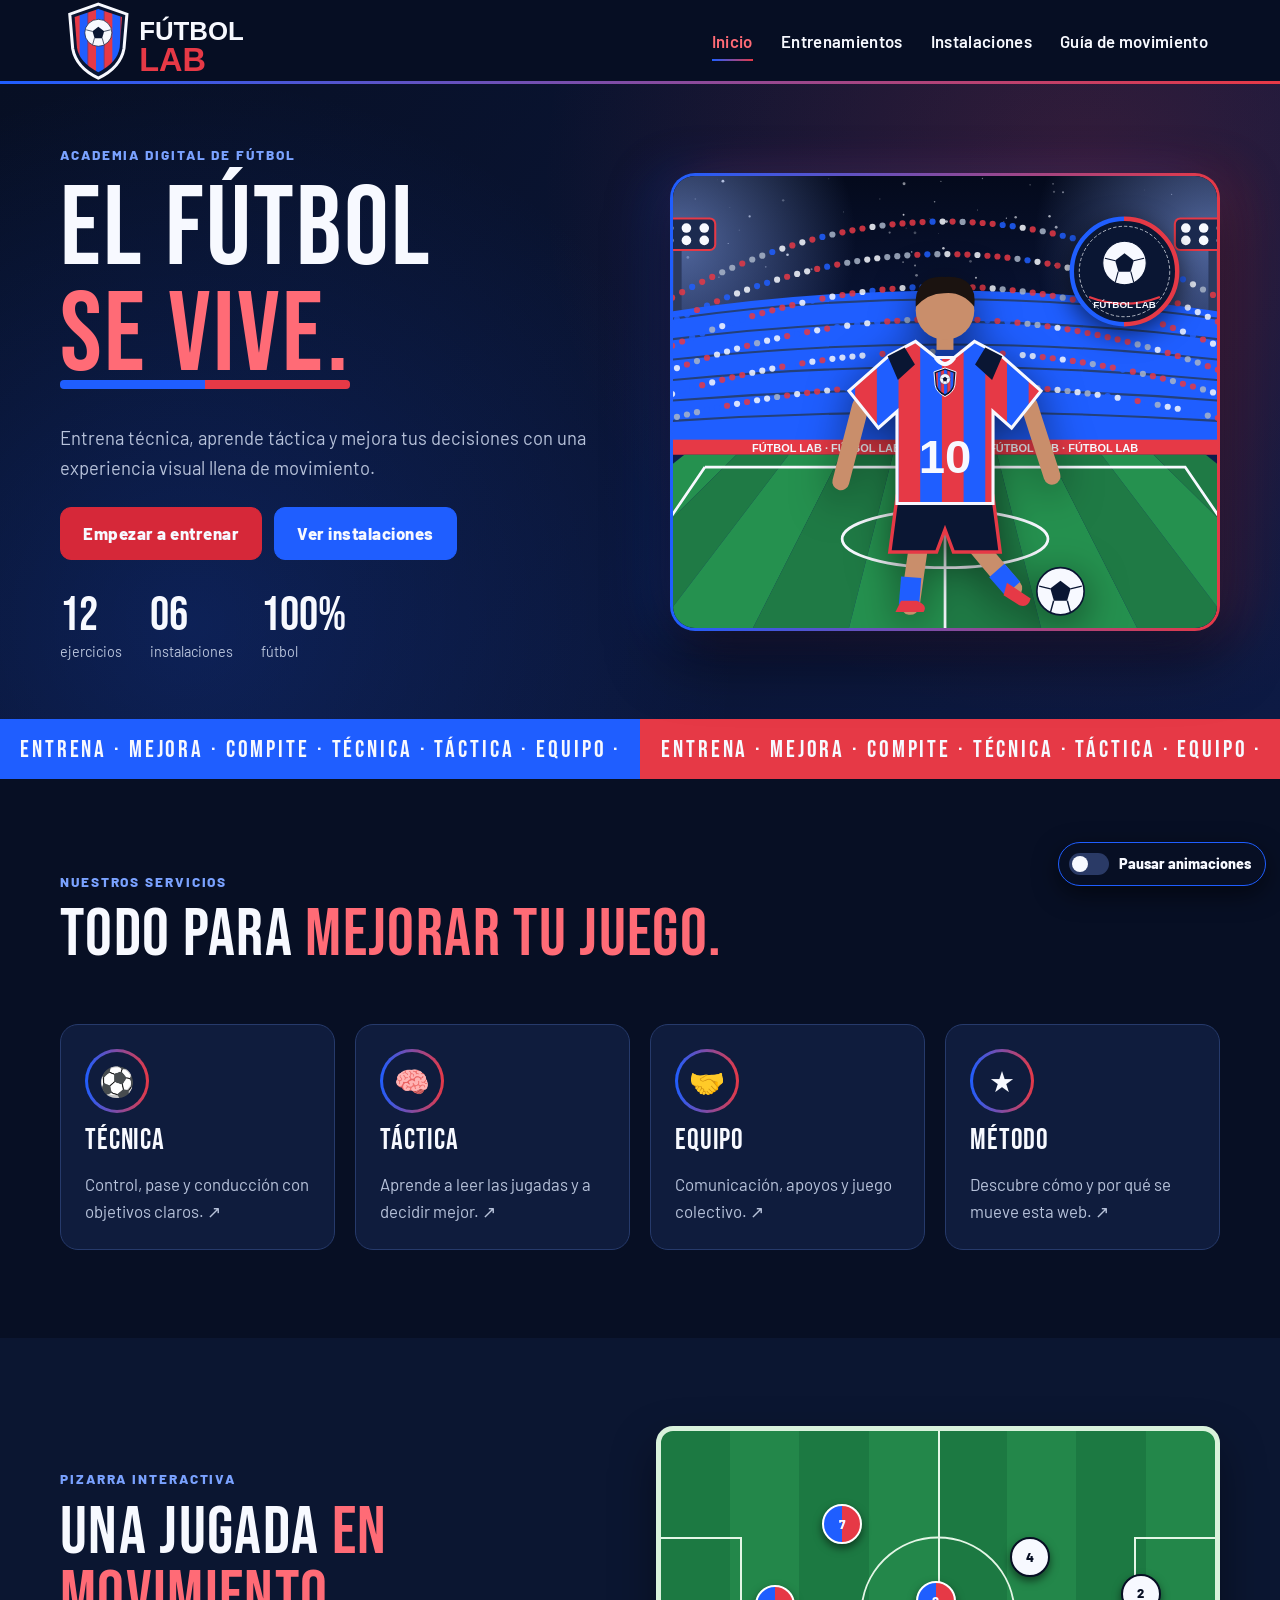
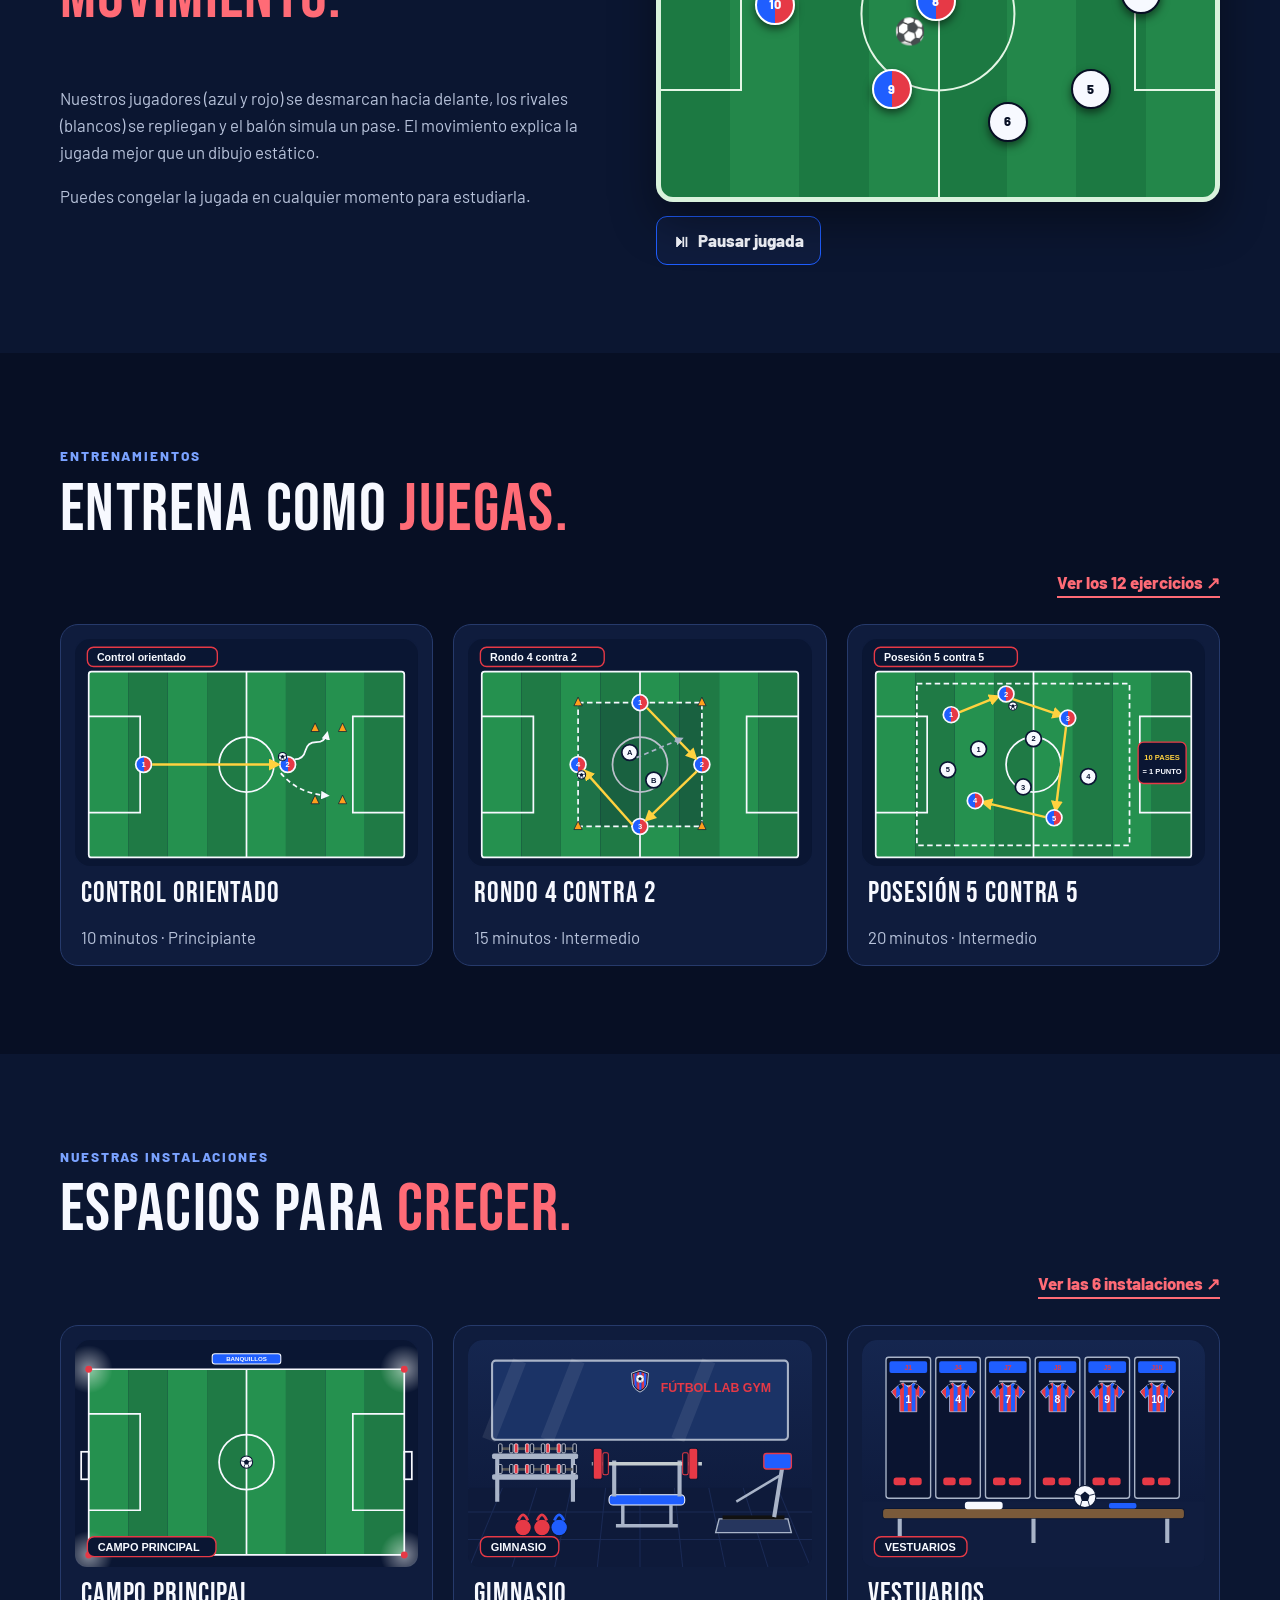
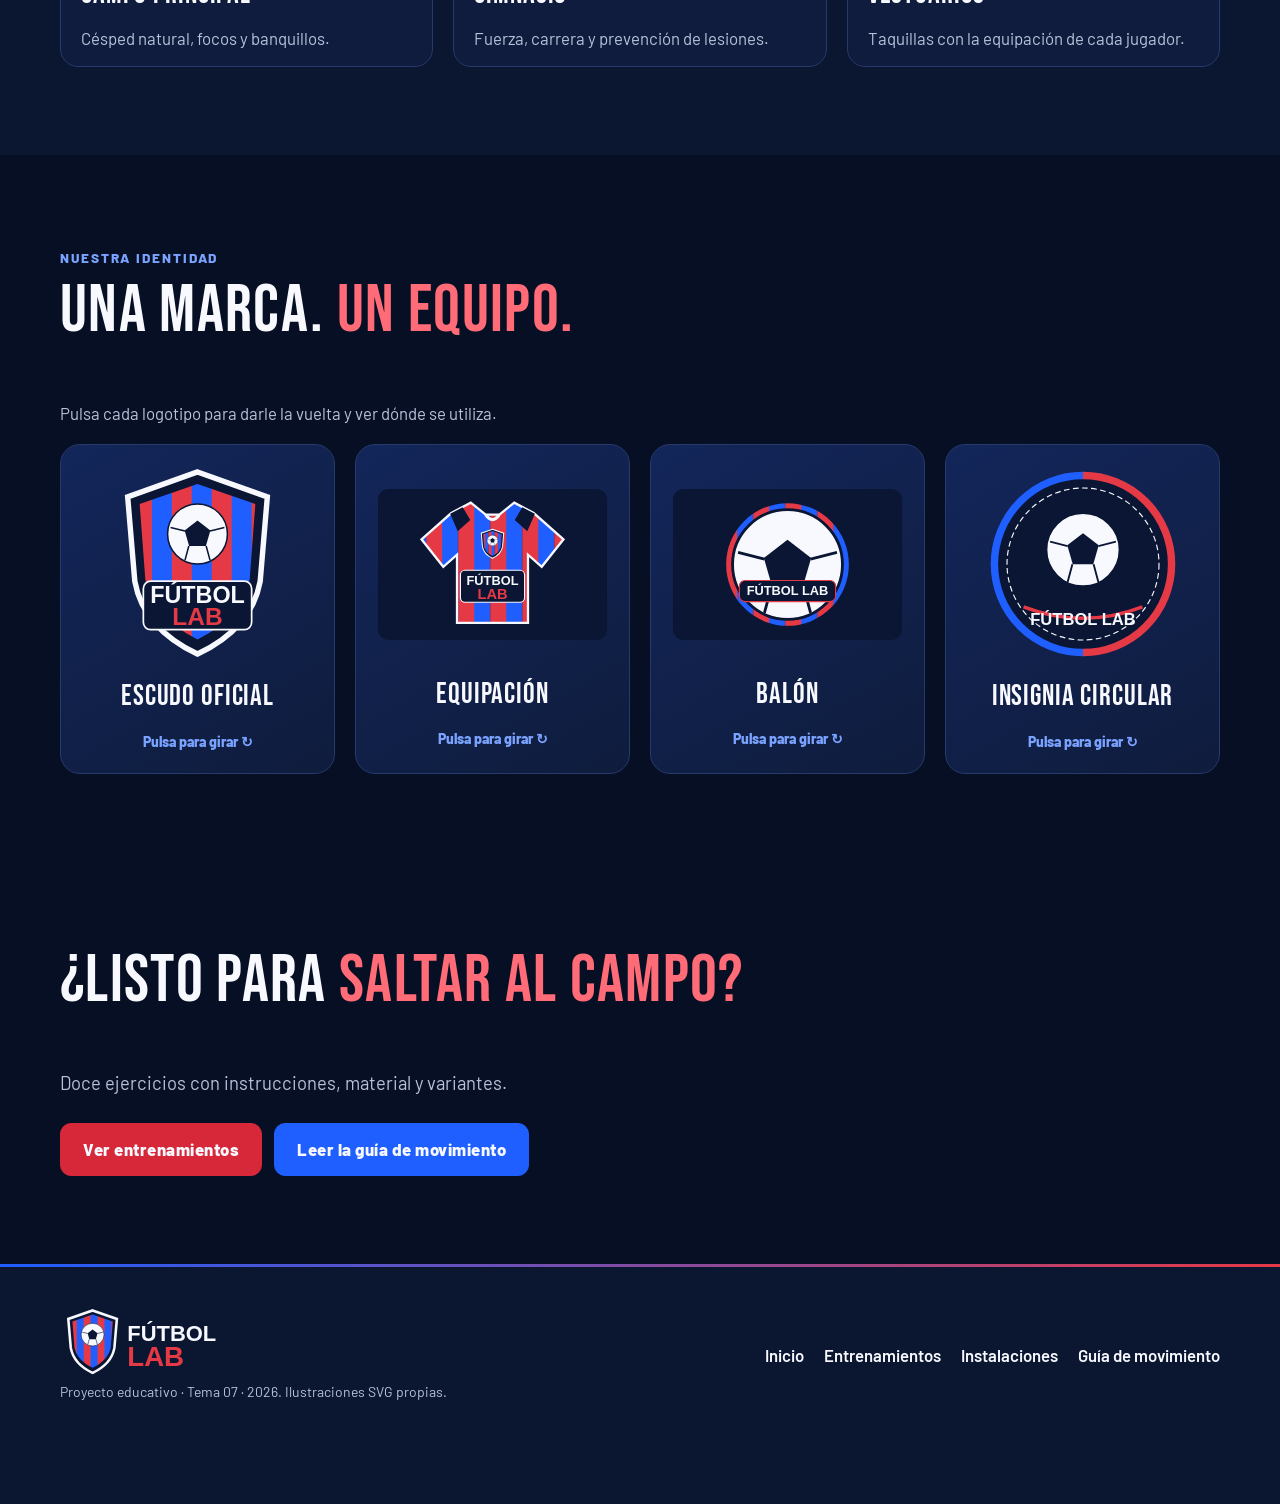
<file: index.html>
<!DOCTYPE html>
<html lang="es">
<head>
    <meta charset="UTF-8">
    <!-- Viewport: sin esta línea el móvil haría como si fuera una pantalla
         de ordenador y mi diseño mobile first no se aplicaría. -->
    <meta name="viewport" content="width=device-width, initial-scale=1">
    <meta name="description" content="FÚTBOL LAB: academia digital de fútbol con ejercicios de técnica, táctica y trabajo en equipo.">
    <title>Inicio | FÚTBOL LAB</title>
    <link rel="icon" href="img/favicon.svg" type="image/svg+xml">
    <!-- LETRAS: las cargo desde Google Fonts con un enlace, así no tengo
         que guardar archivos de fuentes en el proyecto. Los dos
         "preconnect" abren la conexión con los servidores de Google
         antes de pedir nada, para que las letras lleguen antes.
         display=swap: mientras llegan se ve el texto con la letra del
         sistema y después se cambia (nunca hay texto invisible). -->
    <link rel="preconnect" href="https://fonts.googleapis.com">
    <link rel="preconnect" href="https://fonts.gstatic.com" crossorigin>
    <link rel="stylesheet" href="https://fonts.googleapis.com/css2?family=Barlow:wght@400;600;800&amp;family=Bebas+Neue&amp;display=swap">
    <!-- Cargo primero el diseño (estructura y estados) y después el
         movimiento, porque las animaciones se apoyan en esos estados. -->
    <link rel="stylesheet" href="css/estilos.css">
    <link rel="stylesheet" href="css/animaciones.css">
</head>
<body>

<!-- Es lo primero que coge el foco: sirve para saltarse el menú con el teclado. -->
<a class="salto" href="#contenido">Saltar al contenido</a>

<!-- INTERRUPTOR PARA PAUSAR LAS ANIMACIONES (microinteracción).
     Pongo el checkbox al principio del body para que el CSS pueda
     preguntar body:has(#pausa-global:checked) y parar todos los bucles
     de la página. El label es el botón que se ve (abajo a la derecha);
     el checkbox está escondido pero se puede usar con el teclado y el
     lector de pantalla lo anuncia como una casilla. -->
<input class="visualmente-oculto pausa-global" type="checkbox" id="pausa-global">
<label class="interruptor" for="pausa-global">
    <span class="interruptor-pista" aria-hidden="true"><span class="interruptor-bola"></span></span>
    Pausar animaciones
</label>

<header class="cabecera">
    <!-- Barra de progreso de lectura. Le pongo aria-hidden porque es
         solo visual y el lector de pantalla no tiene que anunciarla;
         crece con el scroll (animaciones.css, sección 12). -->
    <div class="barra-progreso" aria-hidden="true"></div>
    <div class="contenedor navegacion-principal">
        <a class="logo" href="index.html">
            <img src="img/logo.svg" alt="FÚTBOL LAB, ir al inicio" width="480" height="200">
        </a>

        <!-- MENÚ DEL MÓVIL sin JavaScript: el checkbox guarda si está
             abierto y el label es el botón hamburguesa. Las tres
             <span> del icono se convierten en una X al abrirlo. -->
        <input class="visualmente-oculto menu-check" type="checkbox" id="menu">
        <label class="menu-boton" for="menu">
            <span class="icono-menu" aria-hidden="true"><span></span><span></span><span></span></span>
            Menú
        </label>

        <nav class="menu" aria-label="Menú principal">
            <!-- aria-current le dice al lector de pantalla en qué página
                 estoy, y el CSS lo usa para dejar ese enlace subrayado. -->
            <a href="index.html" aria-current="page">Inicio</a>
            <a href="entrenamientos.html">Entrenamientos</a>
            <a href="instalaciones.html">Instalaciones</a>
            <a href="movimiento.html">Guía de movimiento</a>
        </nav>
    </div>
</header>

<main id="contenido">

    <!-- PORTADA. Lo que tiene la clase "entrada" aparece uno detrás de
         otro al cargar (@keyframes entrada). Con --orden le digo a cada
         uno su turno: el CSS lo multiplica por 90 ms para calcular el
         retraso, y así la vista baja de la etiqueta al botón en el mismo
         orden en que se lee. -->
    <section class="portada" aria-labelledby="titulo-portada">
        <div class="contenedor portada-grid">
            <div>
                <span class="etiqueta entrada" style="--orden: 0">ACADEMIA DIGITAL DE FÚTBOL</span>
                <h1 id="titulo-portada" class="entrada" style="--orden: 1">EL FÚTBOL <em>SE VIVE.</em></h1>
                <p class="introduccion entrada" style="--orden: 2">
                    Entrena técnica, aprende táctica y mejora tus decisiones
                    con una experiencia visual llena de movimiento.
                </p>

                <div class="botones entrada" style="--orden: 3">
                    <a class="boton" href="entrenamientos.html">Empezar a entrenar</a>
                    <a class="boton boton-secundario" href="instalaciones.html">Ver instalaciones</a>
                </div>

                <!-- Los números cuentan desde 0 (@property en animaciones.css).
                     El número de verdad está en el <span>: es el que se ve
                     con movimiento reducido o en un navegador antiguo. -->
                <ul class="estadisticas entrada" style="--orden: 4">
                    <li><strong class="contador" style="--fin: 12"><span>12</span></strong> ejercicios</li>
                    <li><strong class="contador" style="--fin: 6"><span>06</span></strong> instalaciones</li>
                    <li><strong class="contador porcentaje" style="--fin: 100"><span>100%</span></strong> fútbol</li>
                </ul>
            </div>

            <!-- Escena en tres capas. El jugador "respira" y el sello flota
                 (bucles lentos en animaciones.css). El estadio y el sello
                 son solo decoración: les dejo el alt vacío para que el
                 lector de pantalla no los lea. -->
            <div class="escena-portada">
                <img class="imagen-estadio" src="img/hero-estadio.svg" alt="" width="1000" height="660">
                <img class="imagen-jugador" src="img/hero-jugador.svg" alt="Futbolista de FÚTBOL LAB con el balón" width="600" height="700">
                <img class="imagen-sello" src="img/logo-circular.svg" alt="" width="700" height="700">
            </div>
        </div>
    </section>

    <!-- CINTA DE PALABRAS. Repito el texto dos veces para que el bucle
         no dé saltos. Le pongo aria-hidden porque es decoración y el
         lector de pantalla leería lo mismo dos veces. -->
    <div class="cinta" aria-hidden="true">
        <div class="cinta-pista">
            <span>ENTRENA · MEJORA · COMPITE · TÉCNICA · TÁCTICA · EQUIPO ·</span>
            <span>ENTRENA · MEJORA · COMPITE · TÉCNICA · TÁCTICA · EQUIPO ·</span>
        </div>
    </div>

    <!-- SERVICIOS. Cada tarjeta es un enlace entero: al pasar el ratón
         se inclina en 3D y sube, para que se note que se puede pulsar.
         Con la clase "revelar" aparecen al hacer scroll. -->
    <section class="seccion" aria-labelledby="titulo-servicios">
        <div class="contenedor">
            <span class="etiqueta">NUESTROS SERVICIOS</span>
            <h2 id="titulo-servicios">TODO PARA <em>MEJORAR TU JUEGO.</em></h2>

            <div class="rejilla rejilla-cuatro">
                <a class="tarjeta revelar" href="entrenamientos.html#catalogo">
                    <span class="icono-servicio" aria-hidden="true">⚽</span>
                    <h3>Técnica</h3>
                    <p>Control, pase y conducción con objetivos claros. <span class="flecha" aria-hidden="true">↗</span></p>
                </a>
                <a class="tarjeta revelar" href="entrenamientos.html#catalogo">
                    <span class="icono-servicio" aria-hidden="true">🧠</span>
                    <h3>Táctica</h3>
                    <p>Aprende a leer las jugadas y a decidir mejor. <span class="flecha" aria-hidden="true">↗</span></p>
                </a>
                <a class="tarjeta revelar" href="entrenamientos.html#catalogo">
                    <span class="icono-servicio" aria-hidden="true">🤝</span>
                    <h3>Equipo</h3>
                    <p>Comunicación, apoyos y juego colectivo. <span class="flecha" aria-hidden="true">↗</span></p>
                </a>
                <a class="tarjeta revelar" href="movimiento.html">
                    <span class="icono-servicio" aria-hidden="true">★</span>
                    <h3>Método</h3>
                    <p>Descubre cómo y por qué se mueve esta web. <span class="flecha" aria-hidden="true">↗</span></p>
                </a>
            </div>
        </div>
    </section>

    <!-- PIZARRA TÁCTICA. Las fichas son <span> colocados con
         porcentajes dentro del campo, así se adaptan a cualquier ancho.
         "nuestro" es nuestro equipo (azul y rojo) y "rival" el otro
         (blanco). El checkbox #pausa cambia animation-play-state para
         poder congelar la jugada y mirarla. -->
    <section class="seccion seccion-alterna" aria-labelledby="titulo-pizarra">
        <div class="contenedor dos-columnas">
            <div class="revelar">
                <span class="etiqueta">PIZARRA INTERACTIVA</span>
                <h2 id="titulo-pizarra">UNA JUGADA <em>EN MOVIMIENTO.</em></h2>
                <p>
                    Nuestros jugadores (azul y rojo) se desmarcan hacia delante, los rivales
                    (blancos) se repliegan y el balón simula un pase. El movimiento
                    explica la jugada mejor que un dibujo estático.
                </p>
                <p>Puedes congelar la jugada en cualquier momento para estudiarla.</p>
            </div>

            <div class="campo-modulo revelar">
                <input class="visualmente-oculto pausa-check" type="checkbox" id="pausa">

                <!-- Con role="img" y aria-label el lector de pantalla lee el
                     campo como una imagen con su descripción, en vez de
                     leer ocho números sueltos. -->
                <div class="campo" role="img" aria-label="Pizarra con cuatro jugadores de nuestro equipo, cuatro rivales y un balón">
                    <div class="linea-media"></div>
                    <div class="circulo-central"></div>
                    <div class="area area-izquierda"></div>
                    <div class="area area-derecha"></div>

                    <span class="jugador nuestro j1">10</span>
                    <span class="jugador nuestro j2">7</span>
                    <span class="jugador nuestro j3">9</span>
                    <span class="jugador nuestro j4">8</span>
                    <span class="jugador rival j5">4</span>
                    <span class="jugador rival j6">5</span>
                    <span class="jugador rival j7">2</span>
                    <span class="jugador rival j8">6</span>
                    <span class="balon">⚽</span>
                </div>

                <!-- El texto cambia según el estado ("Pausar" o "Reanudar")
                     para que diga lo que va a pasar al pulsarlo. -->
                <label class="control" for="pausa">
                    <span aria-hidden="true">⏯</span>
                    <span class="texto-pausar">Pausar jugada</span>
                    <span class="texto-reanudar">Reanudar jugada</span>
                </label>
            </div>
        </div>
    </section>

    <!-- EJERCICIOS DESTACADOS. Al pasar el ratón la imagen hace zoom
         dentro de su marco, más despacio que la tarjeta, para que dé
         sensación de profundidad. Mientras carga se ve el "skeleton". -->
    <section class="seccion" aria-labelledby="titulo-ejercicios">
        <div class="contenedor">
            <div class="cabecera-seccion">
                <div>
                    <span class="etiqueta">ENTRENAMIENTOS</span>
                    <h2 id="titulo-ejercicios">ENTRENA COMO <em>JUEGAS.</em></h2>
                </div>
                <a class="enlace-destacado" href="entrenamientos.html">
                    Ver los 12 ejercicios <span class="flecha" aria-hidden="true">↗</span>
                </a>
            </div>

            <div class="rejilla rejilla-tres">
                <a class="tarjeta tarjeta-imagen revelar" href="entrenamientos.html#ejercicio-01">
                    <div class="marco-imagen"><img src="img/ejercicio-01.svg" alt="" width="1000" height="660" loading="lazy"></div>
                    <h3>Control orientado</h3>
                    <p>10 minutos · Principiante</p>
                </a>
                <a class="tarjeta tarjeta-imagen revelar" href="entrenamientos.html#ejercicio-05">
                    <div class="marco-imagen"><img src="img/ejercicio-05.svg" alt="" width="1000" height="660" loading="lazy"></div>
                    <h3>Rondo 4 contra 2</h3>
                    <p>15 minutos · Intermedio</p>
                </a>
                <a class="tarjeta tarjeta-imagen revelar" href="entrenamientos.html#ejercicio-09">
                    <div class="marco-imagen"><img src="img/ejercicio-09.svg" alt="" width="1000" height="660" loading="lazy"></div>
                    <h3>Posesión 5 contra 5</h3>
                    <p>20 minutos · Intermedio</p>
                </a>
            </div>
        </div>
    </section>

    <!-- INSTALACIONES DESTACADAS. Son las mismas tarjetas-enlace que
         las de los ejercicios (zoom de la imagen y suben). Llevan a
         instalaciones.html, donde están las seis con giro 3D. -->
    <section class="seccion seccion-alterna" aria-labelledby="titulo-instalaciones">
        <div class="contenedor">
            <div class="cabecera-seccion">
                <div>
                    <span class="etiqueta">NUESTRAS INSTALACIONES</span>
                    <h2 id="titulo-instalaciones">ESPACIOS PARA <em>CRECER.</em></h2>
                </div>
                <a class="enlace-destacado" href="instalaciones.html">
                    Ver las 6 instalaciones <span class="flecha" aria-hidden="true">↗</span>
                </a>
            </div>

            <div class="rejilla rejilla-tres">
                <a class="tarjeta tarjeta-imagen revelar" href="instalaciones.html#inst-campo">
                    <div class="marco-imagen"><img src="img/instalacion-campo.svg" alt="" width="1000" height="660" loading="lazy"></div>
                    <h3>Campo principal</h3>
                    <p>Césped natural, focos y banquillos.</p>
                </a>
                <a class="tarjeta tarjeta-imagen revelar" href="instalaciones.html#inst-gimnasio">
                    <div class="marco-imagen"><img src="img/instalacion-gimnasio.svg" alt="" width="1000" height="660" loading="lazy"></div>
                    <h3>Gimnasio</h3>
                    <p>Fuerza, carrera y prevención de lesiones.</p>
                </a>
                <a class="tarjeta tarjeta-imagen revelar" href="instalaciones.html#inst-vestuarios">
                    <div class="marco-imagen"><img src="img/instalacion-vestuarios.svg" alt="" width="1000" height="660" loading="lazy"></div>
                    <h3>Vestuarios</h3>
                    <p>Taquillas con la equipación de cada jugador.</p>
                </a>
            </div>
        </div>
    </section>

    <!-- IDENTIDAD: MIS LOGOS EN TARJETAS 3D. Cada tarjeta es un
         checkbox + label: al pulsarla (o con la barra espaciadora) gira
         180° y por detrás dice para qué uso ese logo. Elegí el giro
         porque la información extra está "detrás", como cuando le das
         la vuelta a un cromo. -->
    <section class="seccion" aria-labelledby="titulo-identidad">
        <div class="contenedor">
            <span class="etiqueta">NUESTRA IDENTIDAD</span>
            <h2 id="titulo-identidad">UNA MARCA. <em>UN EQUIPO.</em></h2>
            <p>Pulsa cada logotipo para darle la vuelta y ver dónde se utiliza.</p>

            <div class="rejilla rejilla-cuatro">
                <div class="tarjeta-3d revelar">
                    <input class="visualmente-oculto" type="checkbox" id="logo1">
                    <label for="logo1">
                        <span class="interior-3d">
                            <span class="cara-3d">
                                <img src="img/logo-escudo.svg" alt="" loading="lazy">
                                <strong>Escudo oficial</strong>
                                <small>Pulsa para girar ↻</small>
                            </span>
                            <span class="cara-3d trasera-3d">
                                <strong>Escudo oficial</strong>
                                <span>Equipaciones, bandera del club y documentos oficiales.</span>
                                <small>Pulsa para volver ↶</small>
                            </span>
                        </span>
                    </label>
                </div>

                <div class="tarjeta-3d revelar">
                    <input class="visualmente-oculto" type="checkbox" id="logo2">
                    <label for="logo2">
                        <span class="interior-3d">
                            <span class="cara-3d">
                                <img src="img/logo-camiseta.svg" alt="" loading="lazy">
                                <strong>Equipación</strong>
                                <small>Pulsa para girar ↻</small>
                            </span>
                            <span class="cara-3d trasera-3d">
                                <strong>Equipación</strong>
                                <span>La marca sobre la camiseta azul marino de juego.</span>
                                <small>Pulsa para volver ↶</small>
                            </span>
                        </span>
                    </label>
                </div>

                <div class="tarjeta-3d revelar">
                    <input class="visualmente-oculto" type="checkbox" id="logo3">
                    <label for="logo3">
                        <span class="interior-3d">
                            <span class="cara-3d">
                                <img src="img/logo-balon.svg" alt="" loading="lazy">
                                <strong>Balón</strong>
                                <small>Pulsa para girar ↻</small>
                            </span>
                            <span class="cara-3d trasera-3d">
                                <strong>Balón</strong>
                                <span>Material de entrenamiento y premios del campus.</span>
                                <small>Pulsa para volver ↶</small>
                            </span>
                        </span>
                    </label>
                </div>

                <div class="tarjeta-3d revelar">
                    <input class="visualmente-oculto" type="checkbox" id="logo4">
                    <label for="logo4">
                        <span class="interior-3d">
                            <span class="cara-3d">
                                <img src="img/logo-circular.svg" alt="" loading="lazy">
                                <strong>Insignia circular</strong>
                                <small>Pulsa para girar ↻</small>
                            </span>
                            <span class="cara-3d trasera-3d">
                                <strong>Insignia circular</strong>
                                <span>Redes sociales, pegatinas y sello de la portada.</span>
                                <small>Pulsa para volver ↶</small>
                            </span>
                        </span>
                    </label>
                </div>
            </div>
        </div>
    </section>

    <!-- Final de la portada: mando al catálogo y a la guía. -->
    <section class="seccion" aria-labelledby="titulo-final">
        <div class="contenedor revelar">
            <h2 id="titulo-final">¿LISTO PARA <em>SALTAR AL CAMPO?</em></h2>
            <p class="introduccion">Doce ejercicios con instrucciones, material y variantes.</p>
            <div class="botones">
                <a class="boton" href="entrenamientos.html">Ver entrenamientos</a>
                <a class="boton boton-secundario" href="movimiento.html">Leer la guía de movimiento</a>
            </div>
        </div>
    </section>

</main>

<footer class="pie">
    <div class="contenedor pie-rejilla">
        <div>
            <img src="img/logo.svg" alt="FÚTBOL LAB" width="480" height="200">
            <small>Proyecto educativo · Tema 07 · 2026. Ilustraciones SVG propias.</small>
        </div>
        <nav aria-label="Pie de página">
            <ul>
                <li><a href="index.html">Inicio</a></li>
                <li><a href="entrenamientos.html">Entrenamientos</a></li>
                <li><a href="instalaciones.html">Instalaciones</a></li>
                <li><a href="movimiento.html">Guía de movimiento</a></li>
            </ul>
        </nav>
    </div>
</footer>

</body>
</html>
</file>
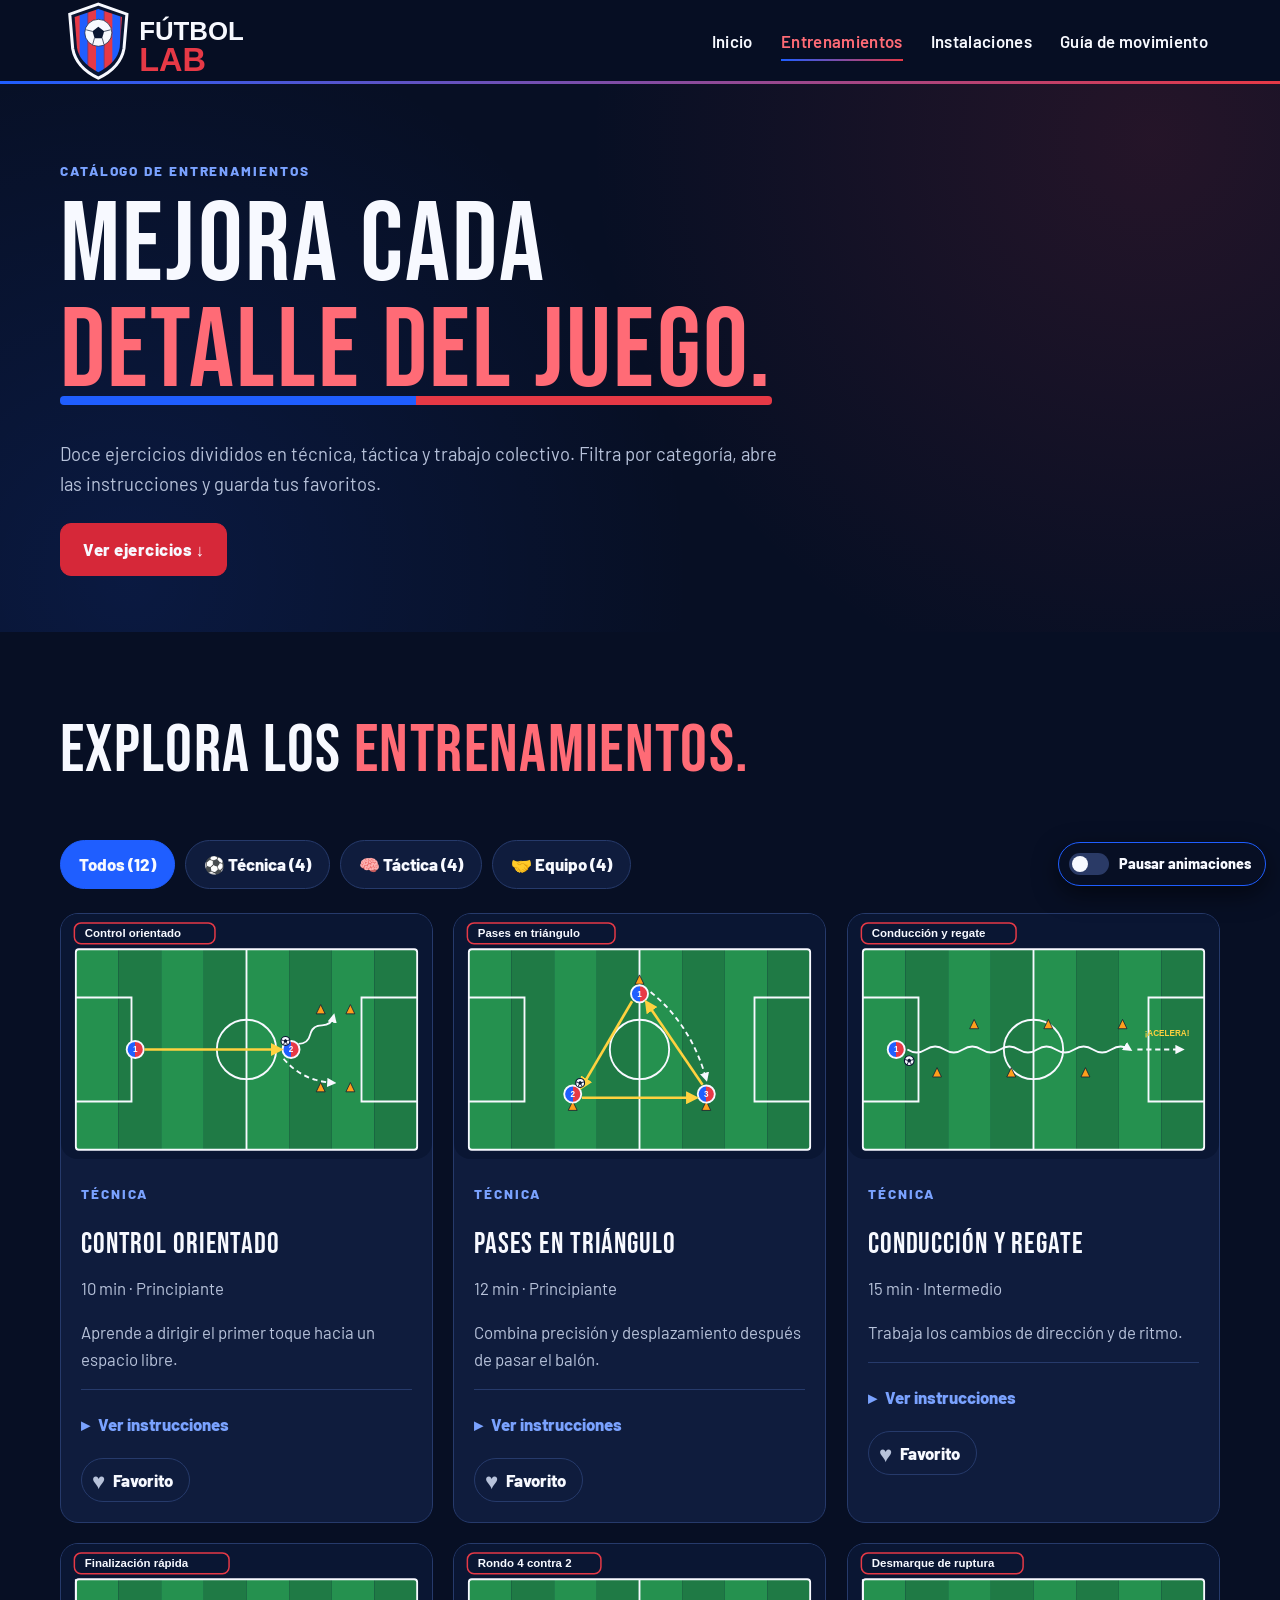
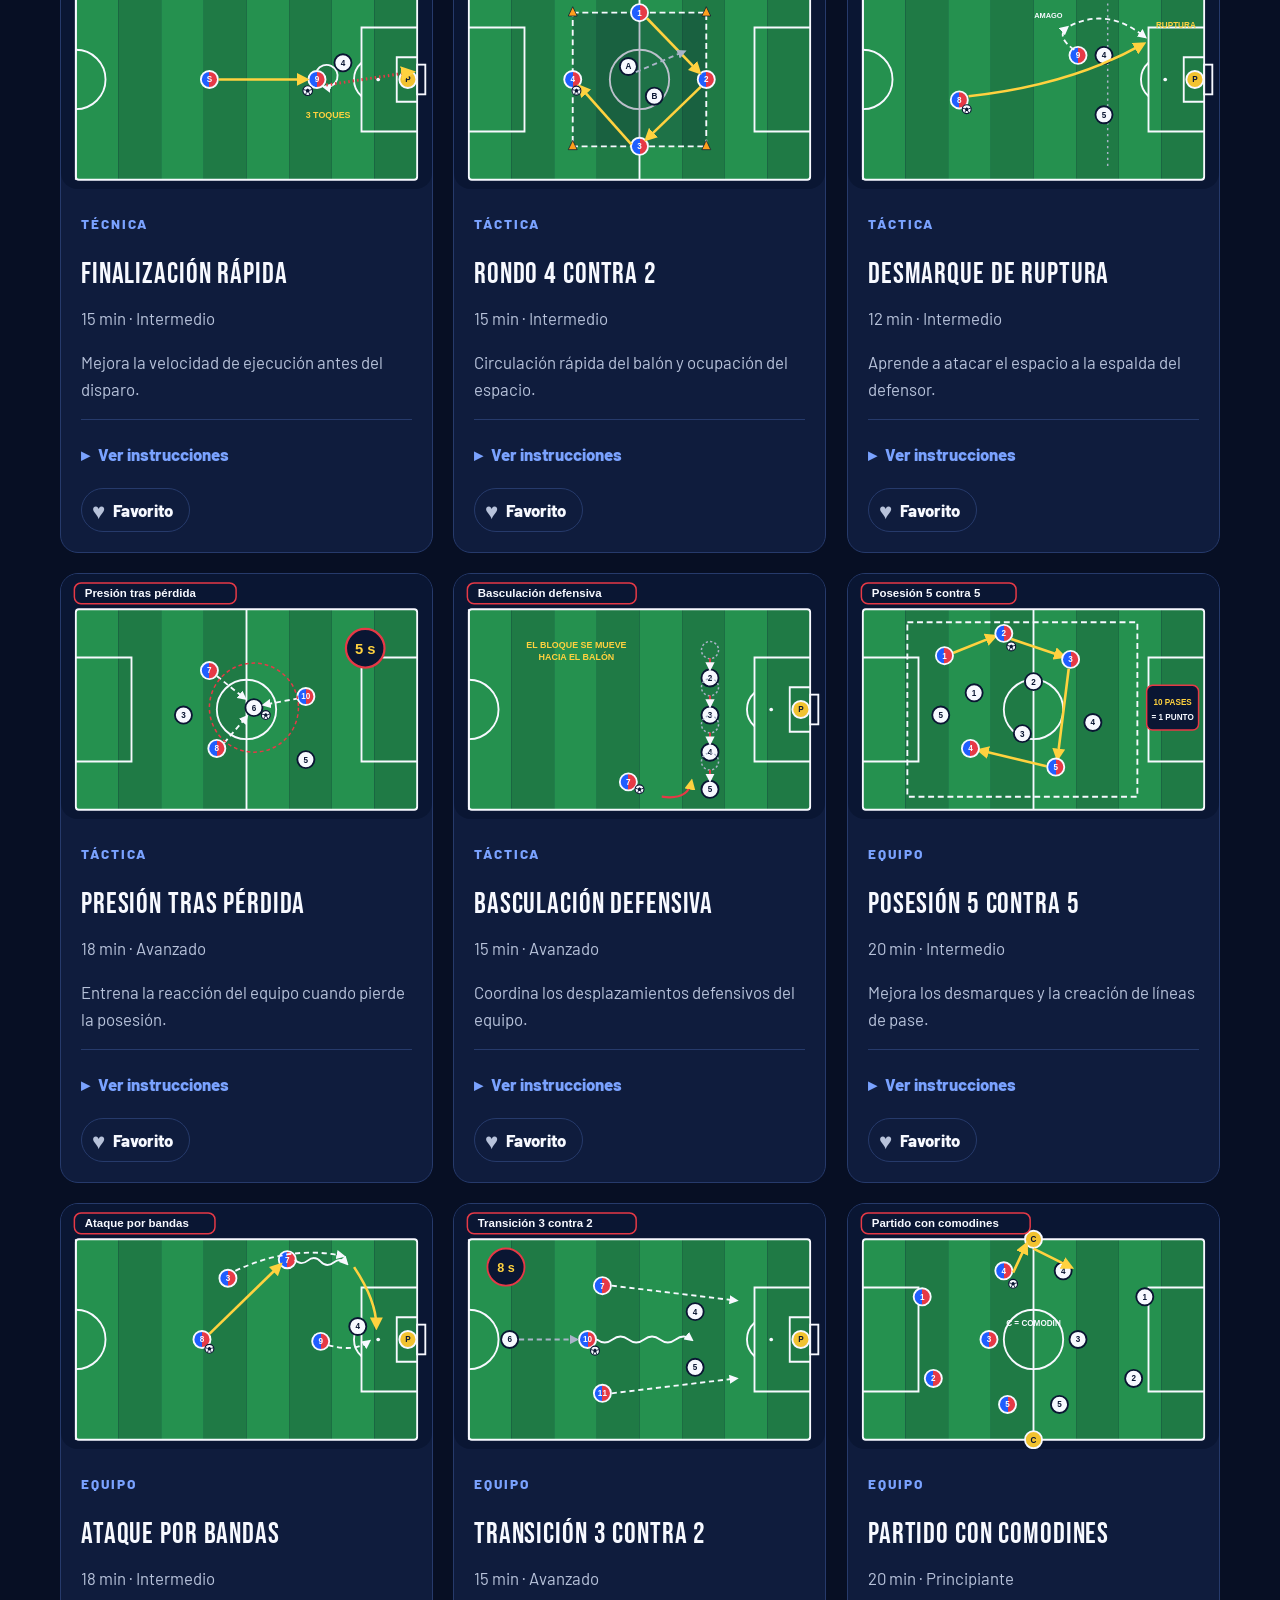
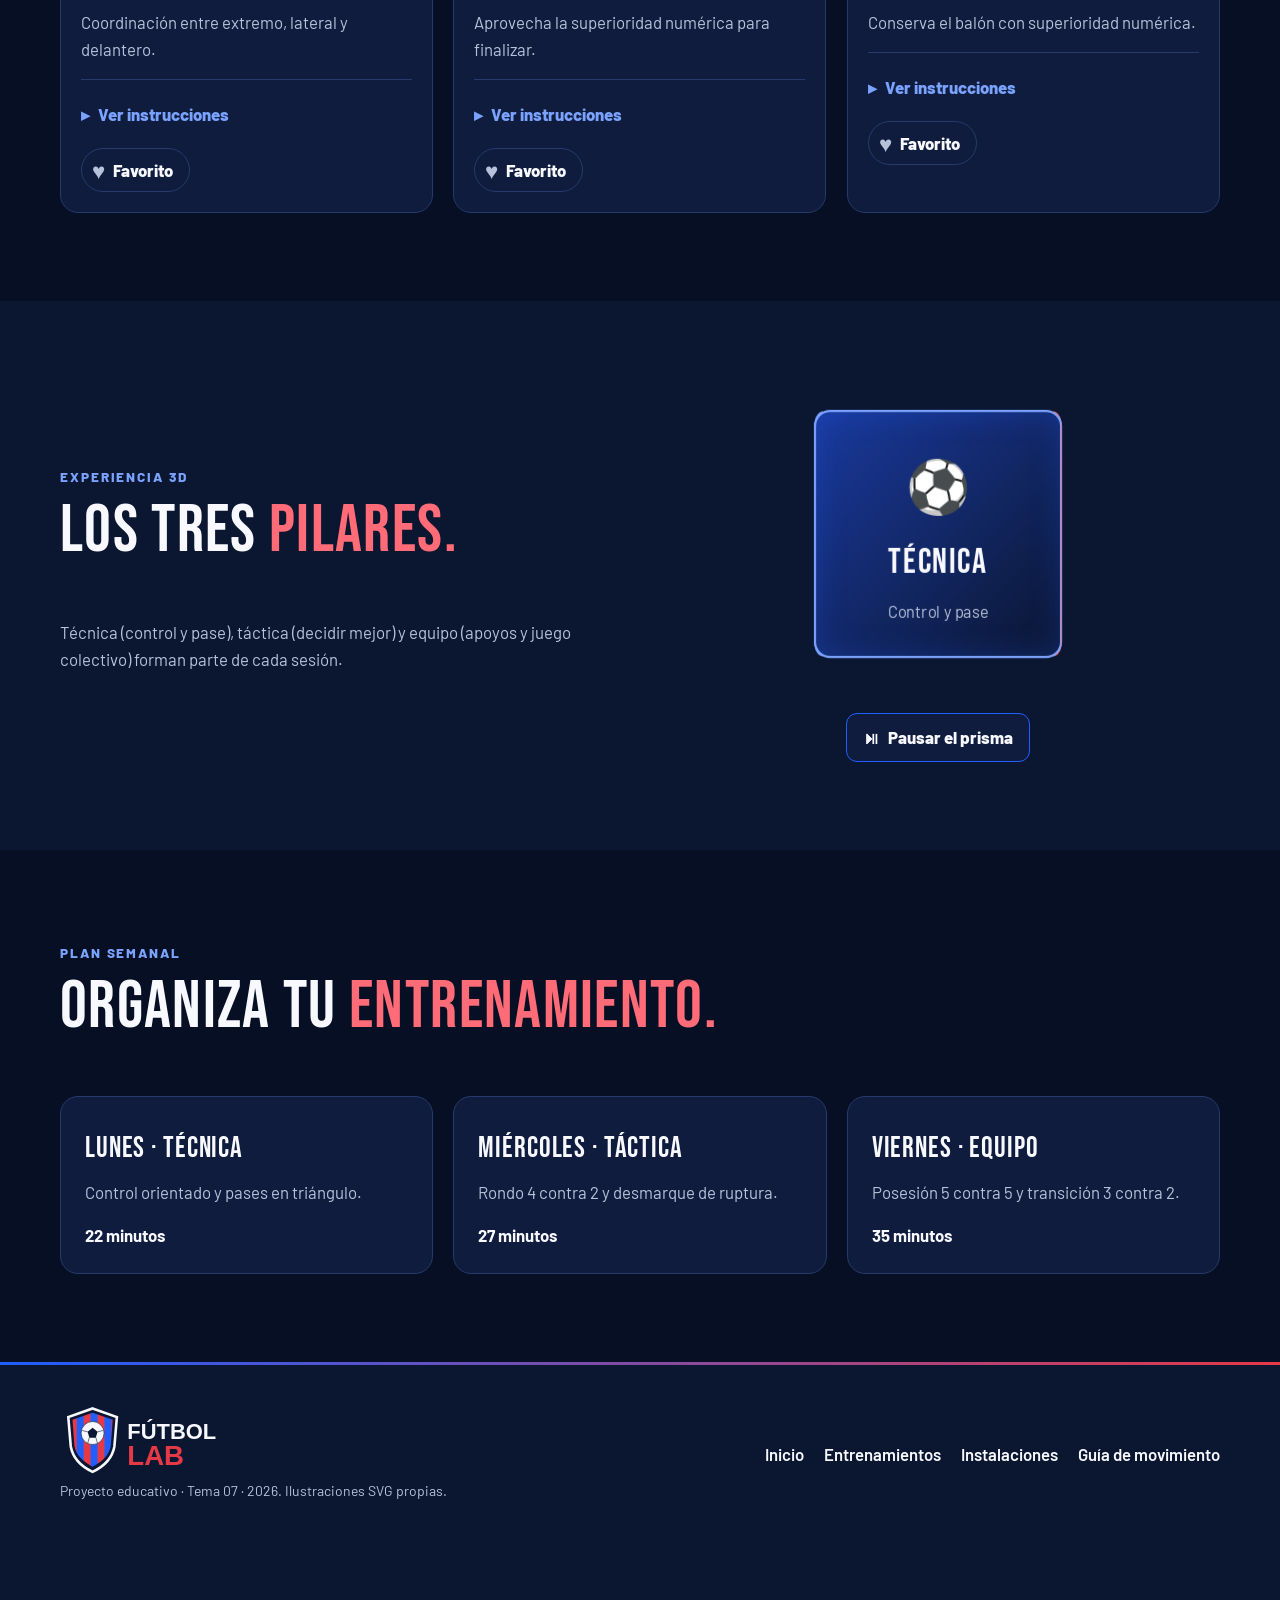
<file: entrenamientos.html>
<!DOCTYPE html>
<html lang="es">
<head>
    <meta charset="UTF-8">
    <meta name="viewport" content="width=device-width, initial-scale=1">
    <meta name="description" content="Catálogo de 12 ejercicios de fútbol de técnica, táctica y equipo con instrucciones y variantes.">
    <title>Entrenamientos | FÚTBOL LAB</title>
    <link rel="icon" href="img/favicon.svg" type="image/svg+xml">
    <!-- LETRAS: las cargo desde Google Fonts con un enlace, así no tengo
         que guardar archivos de fuentes en el proyecto. Los dos
         "preconnect" abren la conexión con los servidores de Google
         antes de pedir nada, para que las letras lleguen antes.
         display=swap: mientras llegan se ve el texto con la letra del
         sistema y después se cambia (nunca hay texto invisible). -->
    <link rel="preconnect" href="https://fonts.googleapis.com">
    <link rel="preconnect" href="https://fonts.gstatic.com" crossorigin>
    <link rel="stylesheet" href="https://fonts.googleapis.com/css2?family=Barlow:wght@400;600;800&amp;family=Bebas+Neue&amp;display=swap">
    <link rel="stylesheet" href="css/estilos.css">
    <link rel="stylesheet" href="css/animaciones.css">
</head>
<body>

<a class="salto" href="#contenido">Saltar al contenido</a>

<!-- Interruptor para pausar todas las animaciones. Lo explico en el
     comentario de index.html; es igual en las cuatro páginas. -->
<input class="visualmente-oculto pausa-global" type="checkbox" id="pausa-global">
<label class="interruptor" for="pausa-global">
    <span class="interruptor-pista" aria-hidden="true"><span class="interruptor-bola"></span></span>
    Pausar animaciones
</label>

<!-- La cabecera es igual en las cuatro páginas. Cuando cambio de
     página (@view-transition) se queda quieta, porque le he dado su
     propio view-transition-name, y solo cambia el contenido. -->
<header class="cabecera">
    <!-- Barra de progreso de lectura. Le pongo aria-hidden porque es
         solo visual y el lector de pantalla no tiene que anunciarla;
         crece con el scroll (animaciones.css, sección 12). -->
    <div class="barra-progreso" aria-hidden="true"></div>
    <div class="contenedor navegacion-principal">
        <a class="logo" href="index.html">
            <img src="img/logo.svg" alt="FÚTBOL LAB, ir al inicio" width="480" height="200">
        </a>
        <input class="visualmente-oculto menu-check" type="checkbox" id="menu">
        <label class="menu-boton" for="menu">
            <span class="icono-menu" aria-hidden="true"><span></span><span></span><span></span></span>
            Menú
        </label>
        <nav class="menu" aria-label="Menú principal">
            <a href="index.html">Inicio</a>
            <a href="entrenamientos.html" aria-current="page">Entrenamientos</a>
            <a href="instalaciones.html">Instalaciones</a>
            <a href="movimiento.html">Guía de movimiento</a>
        </nav>
    </div>
</header>

<main id="contenido">

    <!-- Parte de arriba de la página: misma entrada en cascada que la
         portada, para que todas las páginas "arranquen" igual. -->
    <section class="cabecera-pagina" aria-labelledby="titulo-pagina">
        <div class="contenedor">
            <span class="etiqueta entrada" style="--orden: 0">CATÁLOGO DE ENTRENAMIENTOS</span>
            <h1 id="titulo-pagina" class="entrada" style="--orden: 1">MEJORA CADA <em>DETALLE DEL JUEGO.</em></h1>
            <p class="introduccion entrada" style="--orden: 2">
                Doce ejercicios divididos en técnica, táctica y trabajo colectivo.
                Filtra por categoría, abre las instrucciones y guarda tus favoritos.
            </p>
            <div class="botones entrada" style="--orden: 3">
                <a class="boton" href="#catalogo">Ver ejercicios ↓</a>
            </div>
        </div>
    </section>

    <section class="seccion" id="catalogo" aria-labelledby="titulo-catalogo">
        <div class="contenedor">
            <h2 id="titulo-catalogo">EXPLORA LOS <em>ENTRENAMIENTOS.</em></h2>

            <!-- FILTRO SIN JAVASCRIPT. Los cuatro radio tienen el mismo
                 "name", así que solo puede haber uno marcado. Los pongo
                 antes de .filtros y .ejercicios para poder usar en el CSS
                 el selector de hermanos (~) y esconder las tarjetas de las
                 otras categorías. Las tarjetas que vuelven a salir se animan
                 (@keyframes aparecer-filtro) para que se note el cambio. -->
            <div class="catalogo">
                <input class="visualmente-oculto" type="radio" name="categoria" id="todos" checked>
                <input class="visualmente-oculto" type="radio" name="categoria" id="tecnica">
                <input class="visualmente-oculto" type="radio" name="categoria" id="tactica">
                <input class="visualmente-oculto" type="radio" name="categoria" id="equipo">

                <div class="filtros">
                    <label for="todos">Todos (12)</label>
                    <label for="tecnica">⚽ Técnica (4)</label>
                    <label for="tactica">🧠 Táctica (4)</label>
                    <label for="equipo">🤝 Equipo (4)</label>
                </div>

                <!-- Cada tarjeta tiene tres microinteracciones:
                     · <details>: la flecha gira y el texto cae al abrirlo.
                     · Favorito: un checkbox escondido y un corazón que late
                       al marcarlo. El lector de pantalla dice "Favorito,
                       casilla, marcada", así que no depende solo del color.
                     · Tooltip: al pasar el ratón o llegar con el teclado
                       explica para qué sirve el corazón. -->
                <div class="rejilla rejilla-tres ejercicios">

                    <article class="tarjeta ejercicio tecnica" id="ejercicio-01">
                        <div class="marco-imagen"><img src="img/ejercicio-01.svg" alt="Esquema del ejercicio Control orientado" width="1000" height="660" loading="lazy"></div>
                        <div class="contenido-tarjeta">
                            <span class="etiqueta">TÉCNICA</span>
                            <h3>Control orientado</h3>
                            <p>10 min · Principiante</p>
                            <p>Aprende a dirigir el primer toque hacia un espacio libre.</p>
                            <details>
                                <summary>Ver instrucciones</summary>
                                <p><strong>Material:</strong> balón y cuatro conos.</p>
                                <p>Por parejas, recibe el balón y oriéntalo hacia un lateral. Devuelve el pase con el segundo toque.</p>
                                <p><strong>Variante:</strong> utiliza la pierna menos hábil.</p>
                            </details>
                            <label class="favorito">
                                <input class="visualmente-oculto" type="checkbox">
                                <span class="corazon" aria-hidden="true">♥</span>
                                Favorito
                                <span class="tooltip">Guárdalo para tu plan semanal</span>
                            </label>
                        </div>
                    </article>

                    <article class="tarjeta ejercicio tecnica" id="ejercicio-02">
                        <div class="marco-imagen"><img src="img/ejercicio-02.svg" alt="Esquema del ejercicio Pases en triángulo" width="1000" height="660" loading="lazy"></div>
                        <div class="contenido-tarjeta">
                            <span class="etiqueta">TÉCNICA</span>
                            <h3>Pases en triángulo</h3>
                            <p>12 min · Principiante</p>
                            <p>Combina precisión y desplazamiento después de pasar el balón.</p>
                            <details>
                                <summary>Ver instrucciones</summary>
                                <p><strong>Material:</strong> tres conos y un balón.</p>
                                <p>Forma un triángulo con tres jugadores. Después de pasar, corre a la posición del receptor.</p>
                                <p><strong>Variante:</strong> limita el ejercicio a un toque.</p>
                            </details>
                            <label class="favorito">
                                <input class="visualmente-oculto" type="checkbox">
                                <span class="corazon" aria-hidden="true">♥</span>
                                Favorito
                                <span class="tooltip">Guárdalo para tu plan semanal</span>
                            </label>
                        </div>
                    </article>

                    <article class="tarjeta ejercicio tecnica" id="ejercicio-03">
                        <div class="marco-imagen"><img src="img/ejercicio-03.svg" alt="Esquema del ejercicio Conducción y regate" width="1000" height="660" loading="lazy"></div>
                        <div class="contenido-tarjeta">
                            <span class="etiqueta">TÉCNICA</span>
                            <h3>Conducción y regate</h3>
                            <p>15 min · Intermedio</p>
                            <p>Trabaja los cambios de dirección y de ritmo.</p>
                            <details>
                                <summary>Ver instrucciones</summary>
                                <p><strong>Material:</strong> seis conos y balón.</p>
                                <p>Realiza un zigzag entre conos alternando ambos pies. Acelera cuando termines el recorrido.</p>
                                <p><strong>Variante:</strong> añade un defensor pasivo.</p>
                            </details>
                            <label class="favorito">
                                <input class="visualmente-oculto" type="checkbox">
                                <span class="corazon" aria-hidden="true">♥</span>
                                Favorito
                                <span class="tooltip">Guárdalo para tu plan semanal</span>
                            </label>
                        </div>
                    </article>

                    <article class="tarjeta ejercicio tecnica" id="ejercicio-04">
                        <div class="marco-imagen"><img src="img/ejercicio-04.svg" alt="Esquema del ejercicio Finalización rápida" width="1000" height="660" loading="lazy"></div>
                        <div class="contenido-tarjeta">
                            <span class="etiqueta">TÉCNICA</span>
                            <h3>Finalización rápida</h3>
                            <p>15 min · Intermedio</p>
                            <p>Mejora la velocidad de ejecución antes del disparo.</p>
                            <details>
                                <summary>Ver instrucciones</summary>
                                <p><strong>Material:</strong> portería y balones.</p>
                                <p>Recibe de espaldas, controla, gira y remata en un máximo de tres toques.</p>
                                <p><strong>Variante:</strong> finaliza con ambas piernas.</p>
                            </details>
                            <label class="favorito">
                                <input class="visualmente-oculto" type="checkbox">
                                <span class="corazon" aria-hidden="true">♥</span>
                                Favorito
                                <span class="tooltip">Guárdalo para tu plan semanal</span>
                            </label>
                        </div>
                    </article>

                    <article class="tarjeta ejercicio tactica" id="ejercicio-05">
                        <div class="marco-imagen"><img src="img/ejercicio-05.svg" alt="Esquema del ejercicio Rondo 4 contra 2" width="1000" height="660" loading="lazy"></div>
                        <div class="contenido-tarjeta">
                            <span class="etiqueta">TÁCTICA</span>
                            <h3>Rondo 4 contra 2</h3>
                            <p>15 min · Intermedio</p>
                            <p>Circulación rápida del balón y ocupación del espacio.</p>
                            <details>
                                <summary>Ver instrucciones</summary>
                                <p><strong>Material:</strong> seis jugadores y balón.</p>
                                <p>Cuatro jugadores mantienen la posesión y dos intentan interceptar los pases.</p>
                                <p><strong>Variante:</strong> máximo dos toques.</p>
                            </details>
                            <label class="favorito">
                                <input class="visualmente-oculto" type="checkbox">
                                <span class="corazon" aria-hidden="true">♥</span>
                                Favorito
                                <span class="tooltip">Guárdalo para tu plan semanal</span>
                            </label>
                        </div>
                    </article>

                    <article class="tarjeta ejercicio tactica" id="ejercicio-06">
                        <div class="marco-imagen"><img src="img/ejercicio-06.svg" alt="Esquema del ejercicio Desmarque de ruptura" width="1000" height="660" loading="lazy"></div>
                        <div class="contenido-tarjeta">
                            <span class="etiqueta">TÁCTICA</span>
                            <h3>Desmarque de ruptura</h3>
                            <p>12 min · Intermedio</p>
                            <p>Aprende a atacar el espacio a la espalda del defensor.</p>
                            <details>
                                <summary>Ver instrucciones</summary>
                                <p><strong>Material:</strong> conos y balones.</p>
                                <p>Amaga un movimiento de apoyo, cambia de dirección y acelera para recibir un pase al espacio.</p>
                                <p><strong>Variante:</strong> incorpora un defensor real.</p>
                            </details>
                            <label class="favorito">
                                <input class="visualmente-oculto" type="checkbox">
                                <span class="corazon" aria-hidden="true">♥</span>
                                Favorito
                                <span class="tooltip">Guárdalo para tu plan semanal</span>
                            </label>
                        </div>
                    </article>

                    <article class="tarjeta ejercicio tactica" id="ejercicio-07">
                        <div class="marco-imagen"><img src="img/ejercicio-07.svg" alt="Esquema del ejercicio Presión tras pérdida" width="1000" height="660" loading="lazy"></div>
                        <div class="contenido-tarjeta">
                            <span class="etiqueta">TÁCTICA</span>
                            <h3>Presión tras pérdida</h3>
                            <p>18 min · Avanzado</p>
                            <p>Entrena la reacción del equipo cuando pierde la posesión.</p>
                            <details>
                                <summary>Ver instrucciones</summary>
                                <p><strong>Material:</strong> petos, conos y balón.</p>
                                <p>Cuando un equipo pierde el balón, dispone de cinco segundos para recuperarlo.</p>
                                <p><strong>Variante:</strong> reduce el espacio de juego.</p>
                            </details>
                            <label class="favorito">
                                <input class="visualmente-oculto" type="checkbox">
                                <span class="corazon" aria-hidden="true">♥</span>
                                Favorito
                                <span class="tooltip">Guárdalo para tu plan semanal</span>
                            </label>
                        </div>
                    </article>

                    <article class="tarjeta ejercicio tactica" id="ejercicio-08">
                        <div class="marco-imagen"><img src="img/ejercicio-08.svg" alt="Esquema del ejercicio Basculación defensiva" width="1000" height="660" loading="lazy"></div>
                        <div class="contenido-tarjeta">
                            <span class="etiqueta">TÁCTICA</span>
                            <h3>Basculación defensiva</h3>
                            <p>15 min · Avanzado</p>
                            <p>Coordina los desplazamientos defensivos del equipo.</p>
                            <details>
                                <summary>Ver instrucciones</summary>
                                <p><strong>Material:</strong> petos y conos.</p>
                                <p>Coloca cuatro defensores en línea y desplázalos hacia el lado del balón conservando las distancias.</p>
                                <p><strong>Variante:</strong> añade cambios de orientación.</p>
                            </details>
                            <label class="favorito">
                                <input class="visualmente-oculto" type="checkbox">
                                <span class="corazon" aria-hidden="true">♥</span>
                                Favorito
                                <span class="tooltip">Guárdalo para tu plan semanal</span>
                            </label>
                        </div>
                    </article>

                    <article class="tarjeta ejercicio equipo" id="ejercicio-09">
                        <div class="marco-imagen"><img src="img/ejercicio-09.svg" alt="Esquema del ejercicio Posesión 5 contra 5" width="1000" height="660" loading="lazy"></div>
                        <div class="contenido-tarjeta">
                            <span class="etiqueta">EQUIPO</span>
                            <h3>Posesión 5 contra 5</h3>
                            <p>20 min · Intermedio</p>
                            <p>Mejora los desmarques y la creación de líneas de pase.</p>
                            <details>
                                <summary>Ver instrucciones</summary>
                                <p><strong>Material:</strong> diez jugadores, petos y balón.</p>
                                <p>El jugador con balón no puede moverse. Sus compañeros deben buscar apoyos en un espacio reducido.</p>
                                <p><strong>Variante:</strong> diez pases suman un punto.</p>
                            </details>
                            <label class="favorito">
                                <input class="visualmente-oculto" type="checkbox">
                                <span class="corazon" aria-hidden="true">♥</span>
                                Favorito
                                <span class="tooltip">Guárdalo para tu plan semanal</span>
                            </label>
                        </div>
                    </article>

                    <article class="tarjeta ejercicio equipo" id="ejercicio-10">
                        <div class="marco-imagen"><img src="img/ejercicio-10.svg" alt="Esquema del ejercicio Ataque por bandas" width="1000" height="660" loading="lazy"></div>
                        <div class="contenido-tarjeta">
                            <span class="etiqueta">EQUIPO</span>
                            <h3>Ataque por bandas</h3>
                            <p>18 min · Intermedio</p>
                            <p>Coordinación entre extremo, lateral y delantero.</p>
                            <details>
                                <summary>Ver instrucciones</summary>
                                <p><strong>Material:</strong> portería, petos y balones.</p>
                                <p>Inicia la jugada por el centro, juega hacia la banda y finaliza con un centro y remate.</p>
                                <p><strong>Variante:</strong> cambia de orientación primero.</p>
                            </details>
                            <label class="favorito">
                                <input class="visualmente-oculto" type="checkbox">
                                <span class="corazon" aria-hidden="true">♥</span>
                                Favorito
                                <span class="tooltip">Guárdalo para tu plan semanal</span>
                            </label>
                        </div>
                    </article>

                    <article class="tarjeta ejercicio equipo" id="ejercicio-11">
                        <div class="marco-imagen"><img src="img/ejercicio-11.svg" alt="Esquema del ejercicio Transición 3 contra 2" width="1000" height="660" loading="lazy"></div>
                        <div class="contenido-tarjeta">
                            <span class="etiqueta">EQUIPO</span>
                            <h3>Transición 3 contra 2</h3>
                            <p>15 min · Avanzado</p>
                            <p>Aprovecha la superioridad numérica para finalizar.</p>
                            <details>
                                <summary>Ver instrucciones</summary>
                                <p><strong>Material:</strong> cinco jugadores y portería.</p>
                                <p>Tres atacantes juegan contra dos defensores. Deben finalizar antes de que llegue un tercer defensor.</p>
                                <p><strong>Variante:</strong> máximo ocho segundos por ataque.</p>
                            </details>
                            <label class="favorito">
                                <input class="visualmente-oculto" type="checkbox">
                                <span class="corazon" aria-hidden="true">♥</span>
                                Favorito
                                <span class="tooltip">Guárdalo para tu plan semanal</span>
                            </label>
                        </div>
                    </article>

                    <article class="tarjeta ejercicio equipo" id="ejercicio-12">
                        <div class="marco-imagen"><img src="img/ejercicio-12.svg" alt="Esquema del ejercicio Partido con comodines" width="1000" height="660" loading="lazy"></div>
                        <div class="contenido-tarjeta">
                            <span class="etiqueta">EQUIPO</span>
                            <h3>Partido con comodines</h3>
                            <p>20 min · Principiante</p>
                            <p>Conserva el balón con superioridad numérica.</p>
                            <details>
                                <summary>Ver instrucciones</summary>
                                <p><strong>Material:</strong> petos, conos y balón.</p>
                                <p>Dos equipos compiten con dos comodines exteriores que ayudan al equipo con posesión.</p>
                                <p><strong>Variante:</strong> comodines a un toque.</p>
                            </details>
                            <label class="favorito">
                                <input class="visualmente-oculto" type="checkbox">
                                <span class="corazon" aria-hidden="true">♥</span>
                                Favorito
                                <span class="tooltip">Guárdalo para tu plan semanal</span>
                            </label>
                        </div>
                    </article>

                </div>
            </div>
        </div>
    </section>

    <!-- PRISMA 3D DE LOS TRES PILARES. Gira y enseña una cara cada
         3 s. Los tres pilares son los mismos que los tres filtros del
         catálogo, así el movimiento resume cómo está organizada la
         página. Tiene su propio botón de pausa. -->
    <section class="seccion seccion-alterna" aria-labelledby="titulo-pilares">
        <div class="contenedor dos-columnas">
            <div class="revelar">
                <span class="etiqueta">EXPERIENCIA 3D</span>
                <h2 id="titulo-pilares">LOS TRES <em>PILARES.</em></h2>
                <p>
                    Técnica (control y pase), táctica (decidir mejor) y equipo
                    (apoyos y juego colectivo) forman parte de cada sesión.
                </p>
            </div>

            <div class="modulo-cubo revelar">
                <input class="visualmente-oculto pausa-check" type="checkbox" id="pausa-cubo">
                <!-- aria-hidden porque lo que pone el prisma ya está escrito
                     en el párrafo de al lado; así no se lee dos veces. -->
                <div class="escena-cubo" aria-hidden="true">
                    <div class="cubo">
                        <div class="cara-cubo cara-cubo-a">⚽<strong>TÉCNICA</strong><span>Control y pase</span></div>
                        <div class="cara-cubo cara-cubo-b">🧠<strong>TÁCTICA</strong><span>Decidir mejor</span></div>
                        <div class="cara-cubo cara-cubo-c">🤝<strong>EQUIPO</strong><span>Apoyos y juego</span></div>
                    </div>
                </div>
                <label class="control" for="pausa-cubo">
                    <span aria-hidden="true">⏯</span>
                    <span class="texto-pausar">Pausar el prisma</span>
                    <span class="texto-reanudar">Reanudar el prisma</span>
                </label>
            </div>
        </div>
    </section>

    <!-- PLAN SEMANAL: tarjetas de información que aparecen al hacer scroll. -->
    <section class="seccion" aria-labelledby="titulo-plan">
        <div class="contenedor">
            <span class="etiqueta">PLAN SEMANAL</span>
            <h2 id="titulo-plan">ORGANIZA TU <em>ENTRENAMIENTO.</em></h2>
            <div class="rejilla rejilla-tres">
                <article class="tarjeta revelar">
                    <h3>Lunes · Técnica</h3>
                    <p>Control orientado y pases en triángulo.</p>
                    <strong>22 minutos</strong>
                </article>
                <article class="tarjeta revelar">
                    <h3>Miércoles · Táctica</h3>
                    <p>Rondo 4 contra 2 y desmarque de ruptura.</p>
                    <strong>27 minutos</strong>
                </article>
                <article class="tarjeta revelar">
                    <h3>Viernes · Equipo</h3>
                    <p>Posesión 5 contra 5 y transición 3 contra 2.</p>
                    <strong>35 minutos</strong>
                </article>
            </div>
        </div>
    </section>

</main>

<footer class="pie">
    <div class="contenedor pie-rejilla">
        <div>
            <img src="img/logo.svg" alt="FÚTBOL LAB" width="480" height="200">
            <small>Proyecto educativo · Tema 07 · 2026. Ilustraciones SVG propias.</small>
        </div>
        <nav aria-label="Pie de página">
            <ul>
                <li><a href="index.html">Inicio</a></li>
                <li><a href="entrenamientos.html">Entrenamientos</a></li>
                <li><a href="instalaciones.html">Instalaciones</a></li>
                <li><a href="movimiento.html">Guía de movimiento</a></li>
            </ul>
        </nav>
    </div>
</footer>

</body>
</html>
</file>
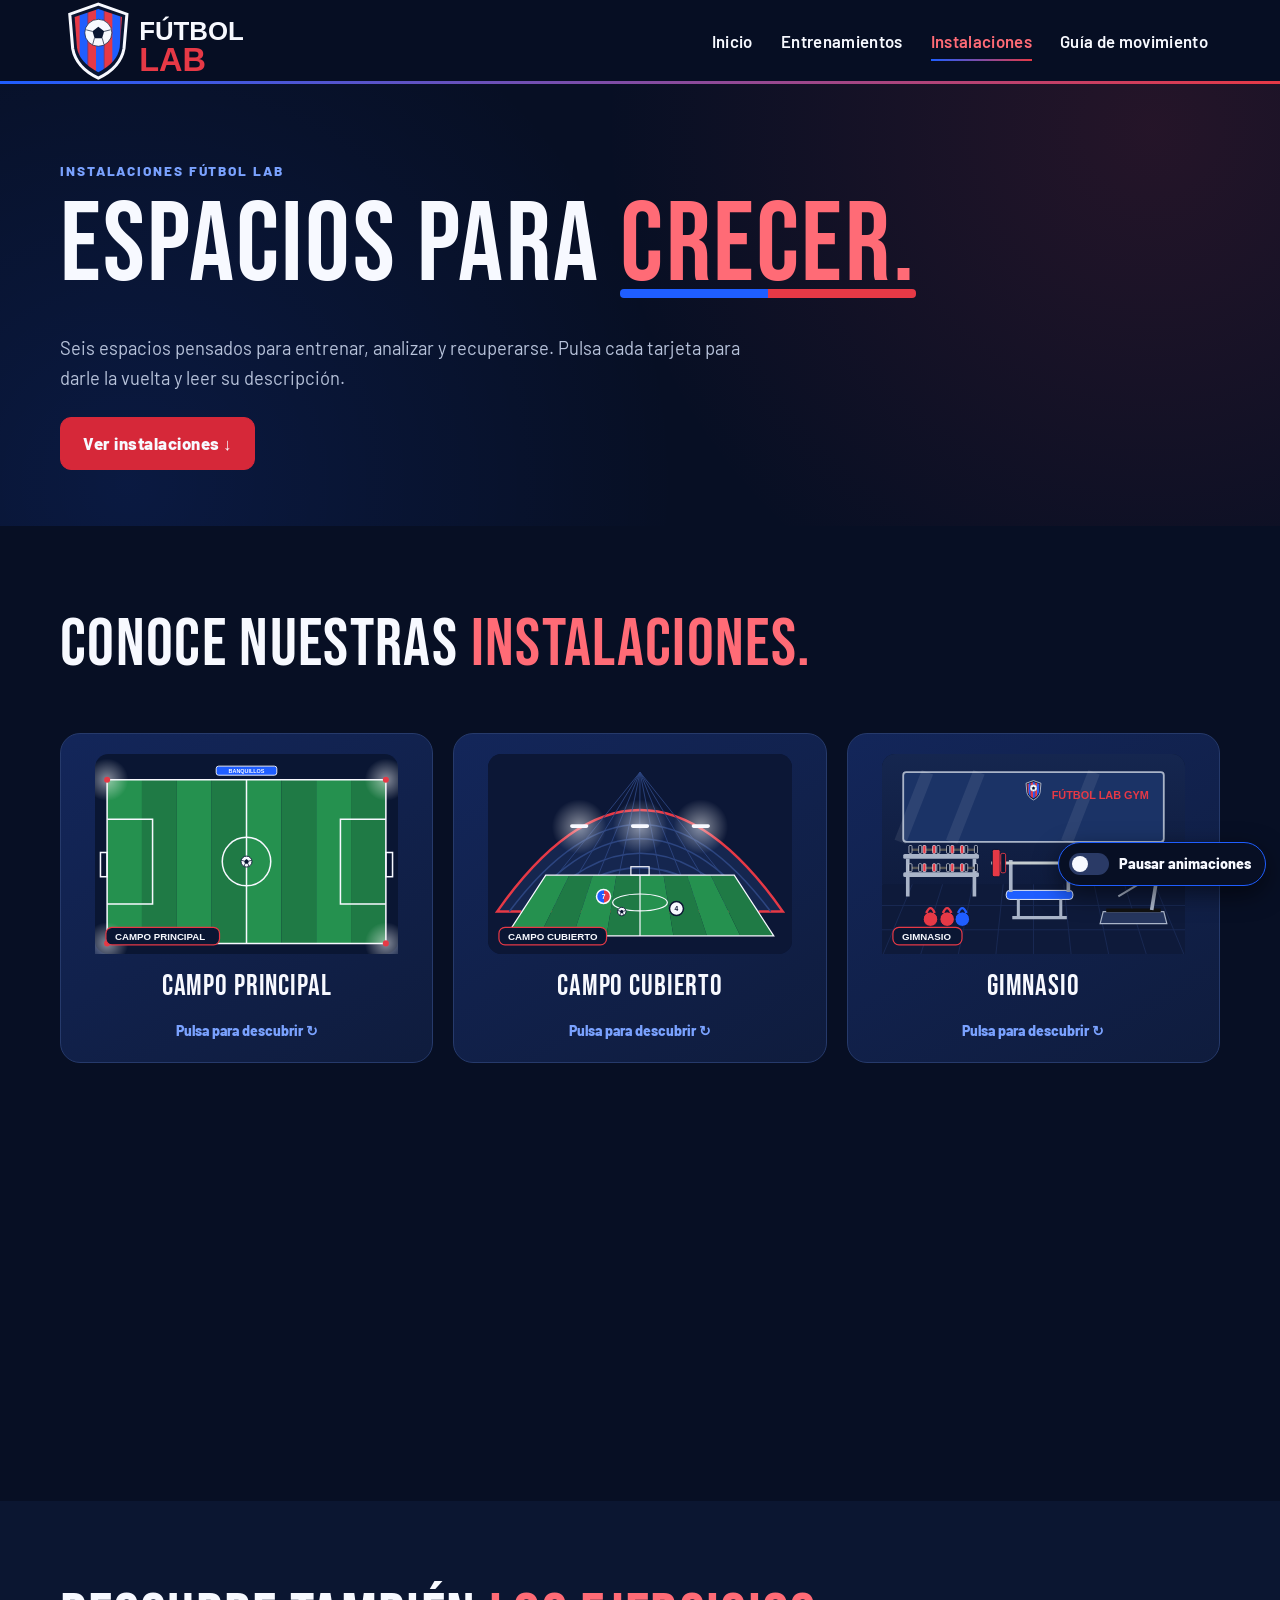
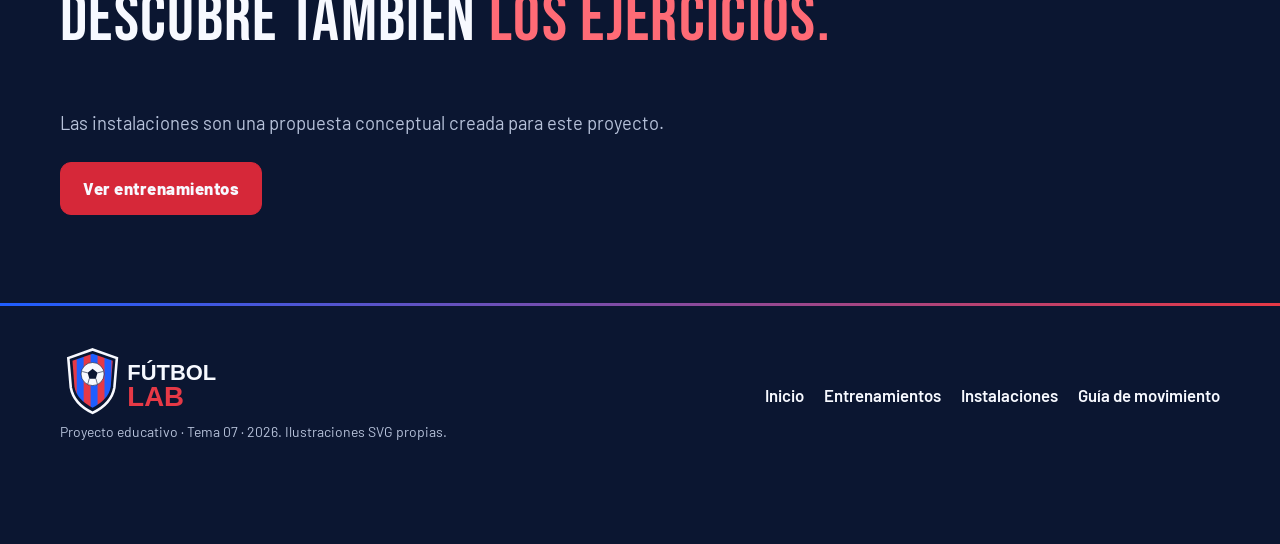
<file: instalaciones.html>
<!DOCTYPE html>
<html lang="es">
<head>
    <meta charset="UTF-8">
    <meta name="viewport" content="width=device-width, initial-scale=1">
    <meta name="description" content="Las seis instalaciones de FÚTBOL LAB: campo principal, campo cubierto, gimnasio, sala táctica, vestuarios y recuperación.">
    <title>Instalaciones | FÚTBOL LAB</title>
    <link rel="icon" href="img/favicon.svg" type="image/svg+xml">
    <!-- LETRAS: las cargo desde Google Fonts con un enlace, así no tengo
         que guardar archivos de fuentes en el proyecto. Los dos
         "preconnect" abren la conexión con los servidores de Google
         antes de pedir nada, para que las letras lleguen antes.
         display=swap: mientras llegan se ve el texto con la letra del
         sistema y después se cambia (nunca hay texto invisible). -->
    <link rel="preconnect" href="https://fonts.googleapis.com">
    <link rel="preconnect" href="https://fonts.gstatic.com" crossorigin>
    <link rel="stylesheet" href="https://fonts.googleapis.com/css2?family=Barlow:wght@400;600;800&amp;family=Bebas+Neue&amp;display=swap">
    <link rel="stylesheet" href="css/estilos.css">
    <link rel="stylesheet" href="css/animaciones.css">
</head>
<body>

<a class="salto" href="#contenido">Saltar al contenido</a>

<!-- Interruptor para pausar todas las animaciones. Lo explico en el
     comentario de index.html; es igual en las cuatro páginas. -->
<input class="visualmente-oculto pausa-global" type="checkbox" id="pausa-global">
<label class="interruptor" for="pausa-global">
    <span class="interruptor-pista" aria-hidden="true"><span class="interruptor-bola"></span></span>
    Pausar animaciones
</label>

<!-- La cabecera es igual en las cuatro páginas. Cuando cambio de
     página (@view-transition) se queda quieta, porque le he dado su
     propio view-transition-name, y solo cambia el contenido. -->
<header class="cabecera">
    <!-- Barra de progreso de lectura. Le pongo aria-hidden porque es
         solo visual y el lector de pantalla no tiene que anunciarla;
         crece con el scroll (animaciones.css, sección 12). -->
    <div class="barra-progreso" aria-hidden="true"></div>
    <div class="contenedor navegacion-principal">
        <a class="logo" href="index.html">
            <img src="img/logo.svg" alt="FÚTBOL LAB, ir al inicio" width="480" height="200">
        </a>
        <input class="visualmente-oculto menu-check" type="checkbox" id="menu">
        <label class="menu-boton" for="menu">
            <span class="icono-menu" aria-hidden="true"><span></span><span></span><span></span></span>
            Menú
        </label>
        <nav class="menu" aria-label="Menú principal">
            <a href="index.html">Inicio</a>
            <a href="entrenamientos.html">Entrenamientos</a>
            <a href="instalaciones.html" aria-current="page">Instalaciones</a>
            <a href="movimiento.html">Guía de movimiento</a>
        </nav>
    </div>
</header>

<main id="contenido">

    <section class="cabecera-pagina" aria-labelledby="titulo-pagina">
        <div class="contenedor">
            <span class="etiqueta entrada" style="--orden: 0">INSTALACIONES FÚTBOL LAB</span>
            <h1 id="titulo-pagina" class="entrada" style="--orden: 1">ESPACIOS PARA <em>CRECER.</em></h1>
            <p class="introduccion entrada" style="--orden: 2">
                Seis espacios pensados para entrenar, analizar y recuperarse.
                Pulsa cada tarjeta para darle la vuelta y leer su descripción.
            </p>
            <div class="botones entrada" style="--orden: 3">
                <a class="boton" href="#espacios">Ver instalaciones ↓</a>
            </div>
        </div>
    </section>

    <!-- SEIS TARJETAS 3D. Cada una es un checkbox + label: al pulsarla
         (o con la barra espaciadora después de llegar con el tabulador)
         gira 180° con rotateY y enseña la descripción por detrás.
         Delante pongo el dibujo y detrás el texto: así separo "ver" de
         "leer" sin que la tarjeta ocupe más sitio.
         Con movimiento reducido cambia de cara de golpe, sin girar. -->
    <section class="seccion" id="espacios" aria-labelledby="titulo-espacios">
        <div class="contenedor">
            <h2 id="titulo-espacios">CONOCE NUESTRAS <em>INSTALACIONES.</em></h2>
            <div class="rejilla rejilla-tres">
                <div class="tarjeta-3d revelar" id="inst-campo">
                    <input class="visualmente-oculto" type="checkbox" id="inst1">
                    <label for="inst1">
                        <span class="interior-3d">
                            <span class="cara-3d">
                                <img src="img/instalacion-campo.svg" alt="" width="1000" height="660" loading="lazy">
                                <strong>Campo principal</strong>
                                <small>Pulsa para descubrir ↻</small>
                            </span>
                            <span class="cara-3d trasera-3d">
                                <strong>Campo principal</strong>
                                <span>Césped natural de 105 × 68 m con focos LED para entrenar de noche. Aquí se juegan los partidos y los ejercicios de equipo.</span>
                                <small>Pulsa para volver ↶</small>
                            </span>
                        </span>
                    </label>
                </div>
                <div class="tarjeta-3d revelar" id="inst-cubierto">
                    <input class="visualmente-oculto" type="checkbox" id="inst2">
                    <label for="inst2">
                        <span class="interior-3d">
                            <span class="cara-3d">
                                <img src="img/instalacion-campo-cubierto.svg" alt="" width="1000" height="660" loading="lazy">
                                <strong>Campo cubierto</strong>
                                <small>Pulsa para descubrir ↻</small>
                            </span>
                            <span class="cara-3d trasera-3d">
                                <strong>Campo cubierto</strong>
                                <span>Césped artificial bajo cubierta: rondos, pases y finalización sin depender de la lluvia ni del calor.</span>
                                <small>Pulsa para volver ↶</small>
                            </span>
                        </span>
                    </label>
                </div>
                <div class="tarjeta-3d revelar" id="inst-gimnasio">
                    <input class="visualmente-oculto" type="checkbox" id="inst3">
                    <label for="inst3">
                        <span class="interior-3d">
                            <span class="cara-3d">
                                <img src="img/instalacion-gimnasio.svg" alt="" width="1000" height="660" loading="lazy">
                                <strong>Gimnasio</strong>
                                <small>Pulsa para descubrir ↻</small>
                            </span>
                            <span class="cara-3d trasera-3d">
                                <strong>Gimnasio</strong>
                                <span>Mancuernas, press de banca, pesas rusas y cinta de correr para la fuerza, la velocidad y la prevención de lesiones.</span>
                                <small>Pulsa para volver ↶</small>
                            </span>
                        </span>
                    </label>
                </div>
                <div class="tarjeta-3d revelar" id="inst-tactica">
                    <input class="visualmente-oculto" type="checkbox" id="inst4">
                    <label for="inst4">
                        <span class="interior-3d">
                            <span class="cara-3d">
                                <img src="img/instalacion-sala-tactica.svg" alt="" width="1000" height="660" loading="lazy">
                                <strong>Sala táctica</strong>
                                <small>Pulsa para descubrir ↻</small>
                            </span>
                            <span class="cara-3d trasera-3d">
                                <strong>Sala táctica</strong>
                                <span>Pantalla grande para analizar vídeo, pizarra y butacas: aquí se preparan las jugadas antes de salir al campo.</span>
                                <small>Pulsa para volver ↶</small>
                            </span>
                        </span>
                    </label>
                </div>
                <div class="tarjeta-3d revelar" id="inst-vestuarios">
                    <input class="visualmente-oculto" type="checkbox" id="inst5">
                    <label for="inst5">
                        <span class="interior-3d">
                            <span class="cara-3d">
                                <img src="img/instalacion-vestuarios.svg" alt="" width="1000" height="660" loading="lazy">
                                <strong>Vestuarios</strong>
                                <small>Pulsa para descubrir ↻</small>
                            </span>
                            <span class="cara-3d trasera-3d">
                                <strong>Vestuarios</strong>
                                <span>Una taquilla por jugador con su equipación y su número. Es el punto de encuentro antes de cada sesión.</span>
                                <small>Pulsa para volver ↶</small>
                            </span>
                        </span>
                    </label>
                </div>
                <div class="tarjeta-3d revelar" id="inst-recuperacion">
                    <input class="visualmente-oculto" type="checkbox" id="inst6">
                    <label for="inst6">
                        <span class="interior-3d">
                            <span class="cara-3d">
                                <img src="img/instalacion-recuperacion.svg" alt="" width="1000" height="660" loading="lazy">
                                <strong>Recuperación</strong>
                                <small>Pulsa para descubrir ↻</small>
                            </span>
                            <span class="cara-3d trasera-3d">
                                <strong>Recuperación</strong>
                                <span>Baño de hielo, camilla de fisioterapia y rodillos para volver a la calma y descansar bien después del esfuerzo.</span>
                                <small>Pulsa para volver ↶</small>
                            </span>
                        </span>
                    </label>
                </div>
            </div>
        </div>
    </section>

    <section class="seccion seccion-alterna" aria-labelledby="titulo-final">
        <div class="contenedor revelar">
            <h2 id="titulo-final">DESCUBRE TAMBIÉN <em>LOS EJERCICIOS.</em></h2>
            <p class="introduccion">Las instalaciones son una propuesta conceptual creada para este proyecto.</p>
            <div class="botones">
                <a class="boton" href="entrenamientos.html">Ver entrenamientos</a>
            </div>
        </div>
    </section>

</main>

<footer class="pie">
    <div class="contenedor pie-rejilla">
        <div>
            <img src="img/logo.svg" alt="FÚTBOL LAB" width="480" height="200">
            <small>Proyecto educativo · Tema 07 · 2026. Ilustraciones SVG propias.</small>
        </div>
        <nav aria-label="Pie de página">
            <ul>
                <li><a href="index.html">Inicio</a></li>
                <li><a href="entrenamientos.html">Entrenamientos</a></li>
                <li><a href="instalaciones.html">Instalaciones</a></li>
                <li><a href="movimiento.html">Guía de movimiento</a></li>
            </ul>
        </nav>
    </div>
</footer>

</body>
</html>
</file>
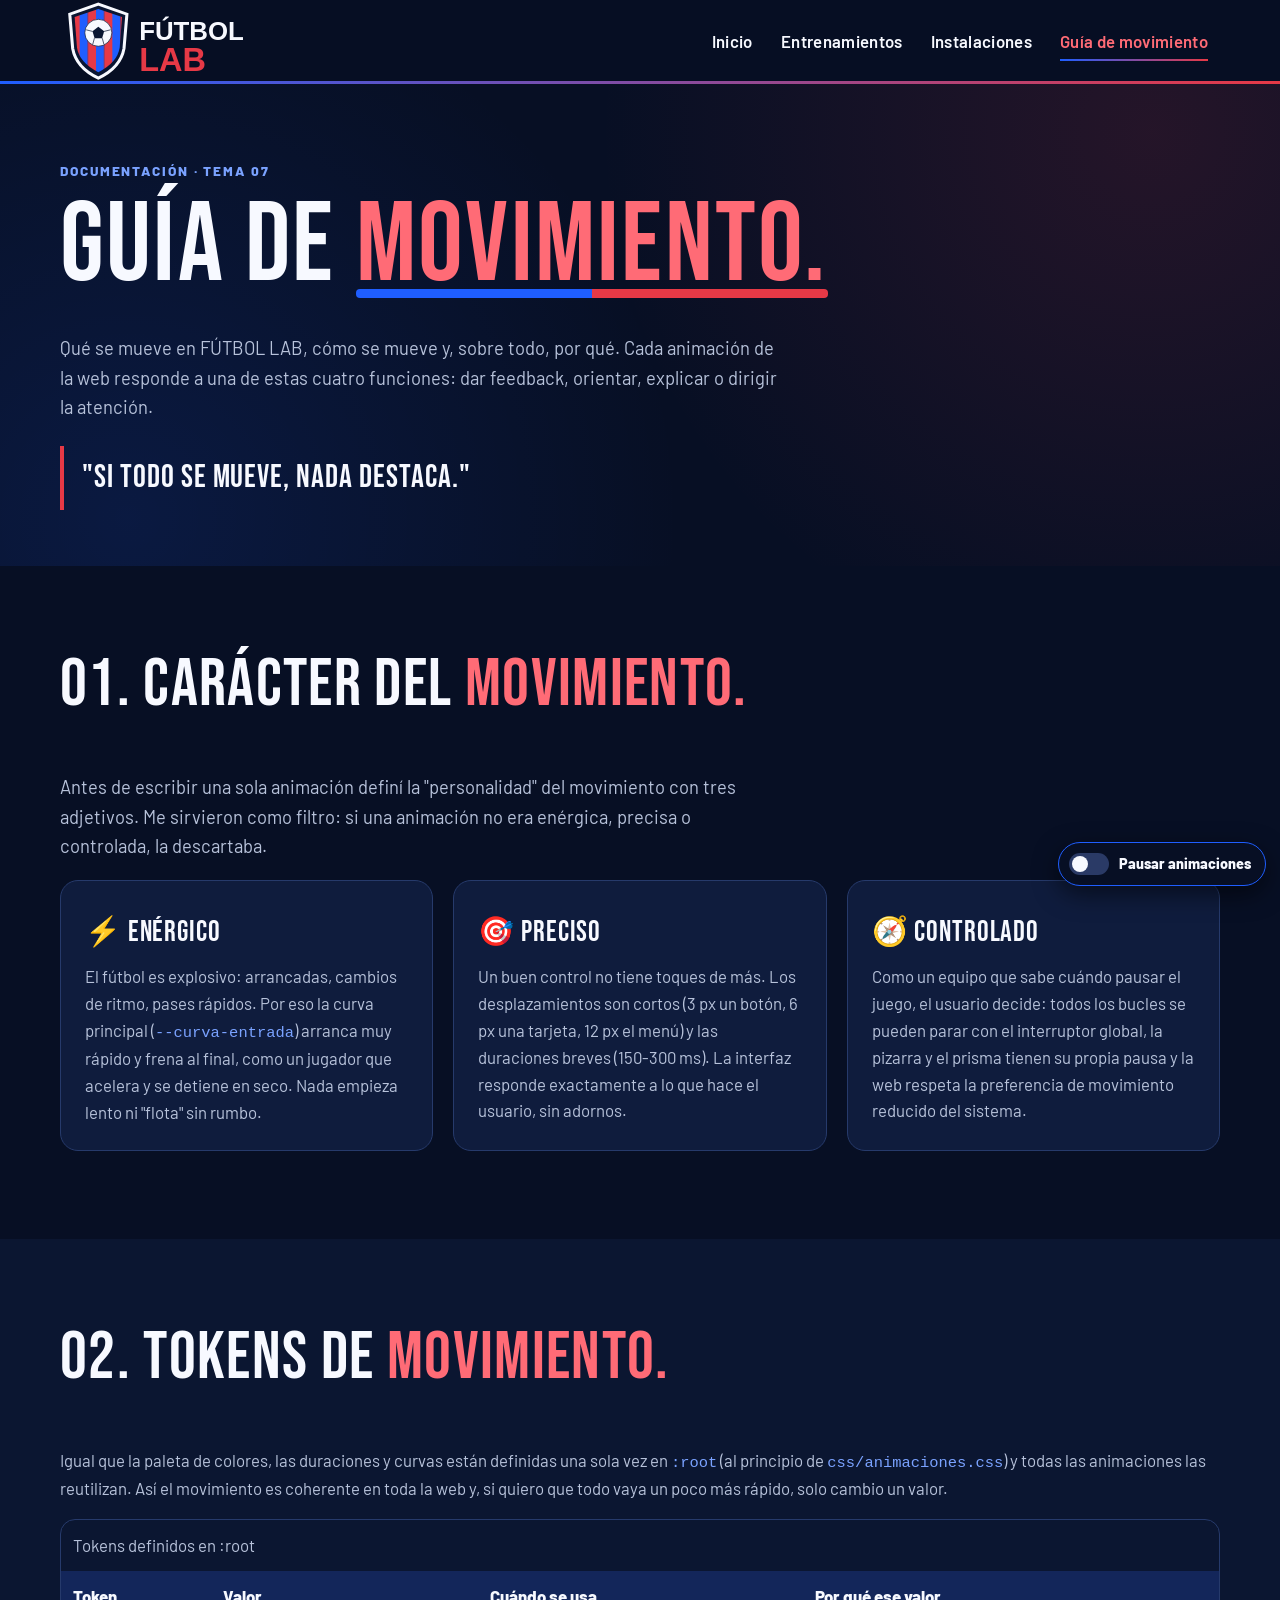
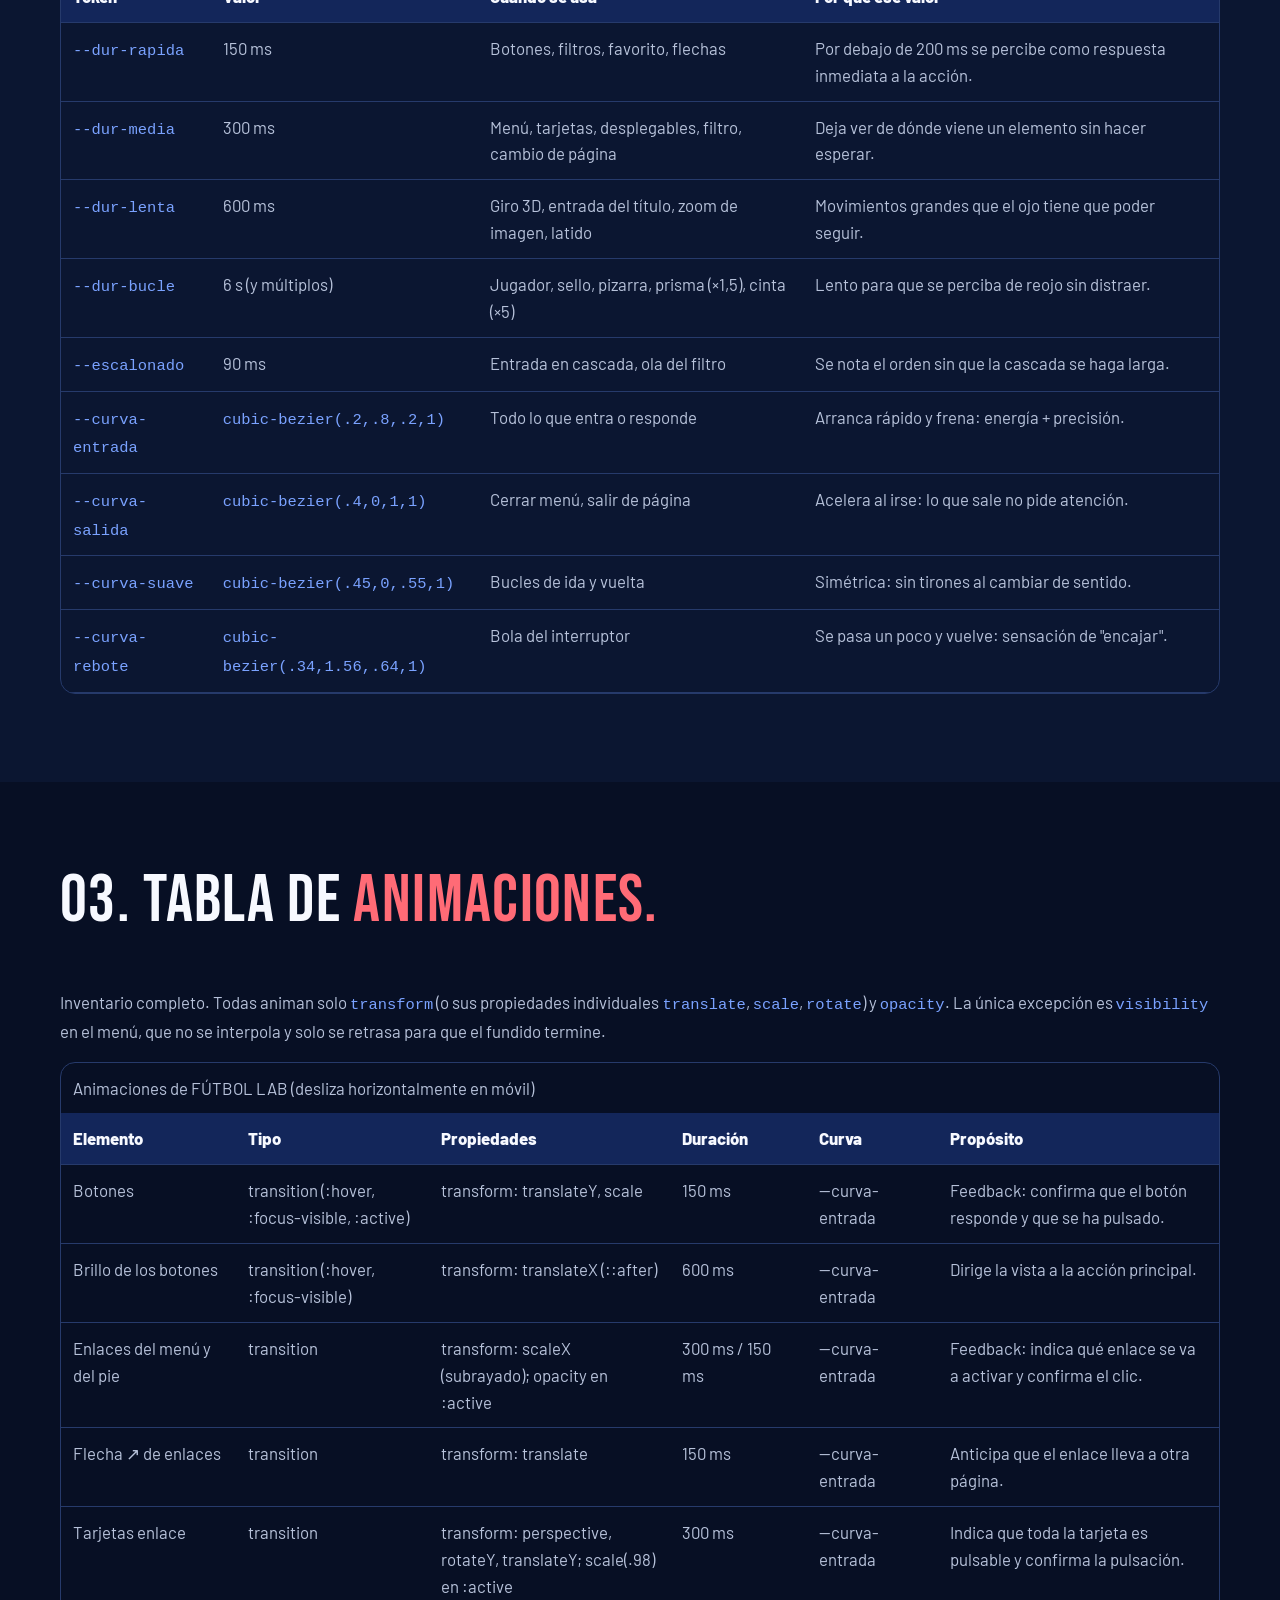
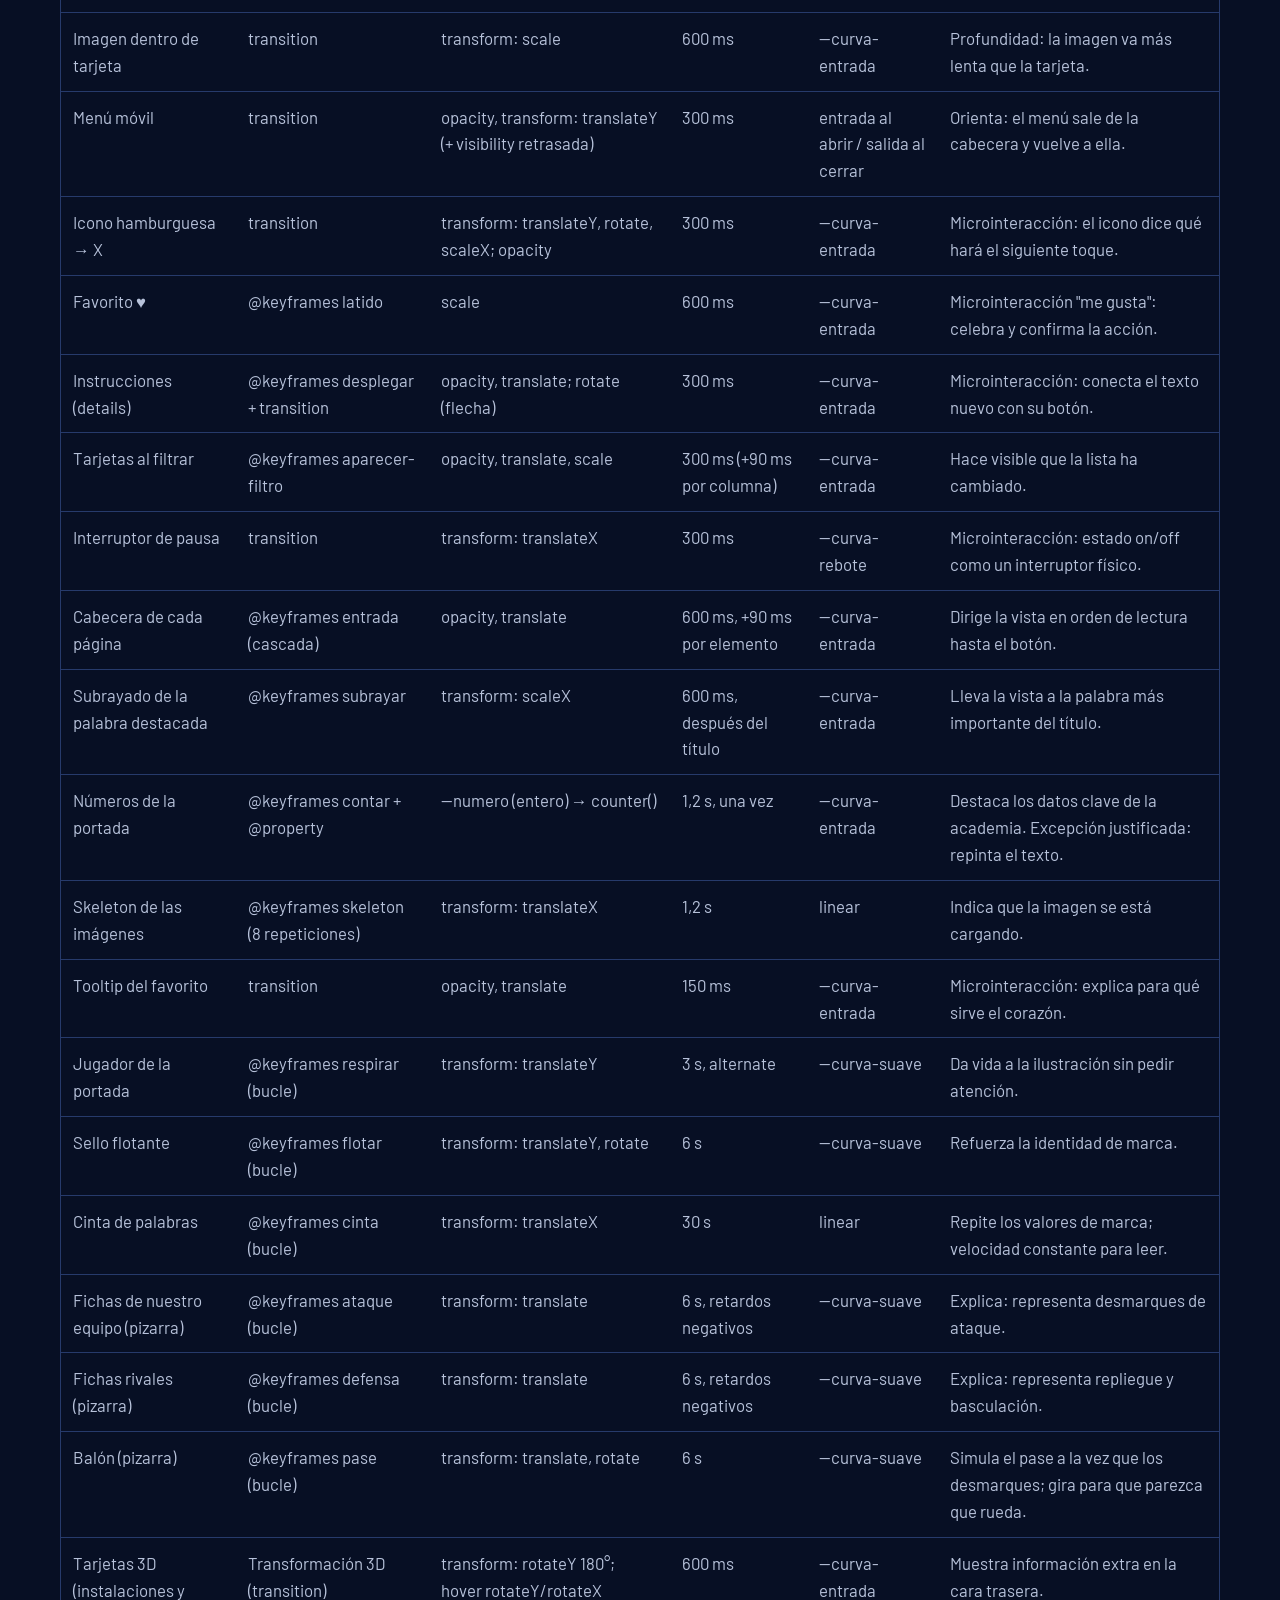
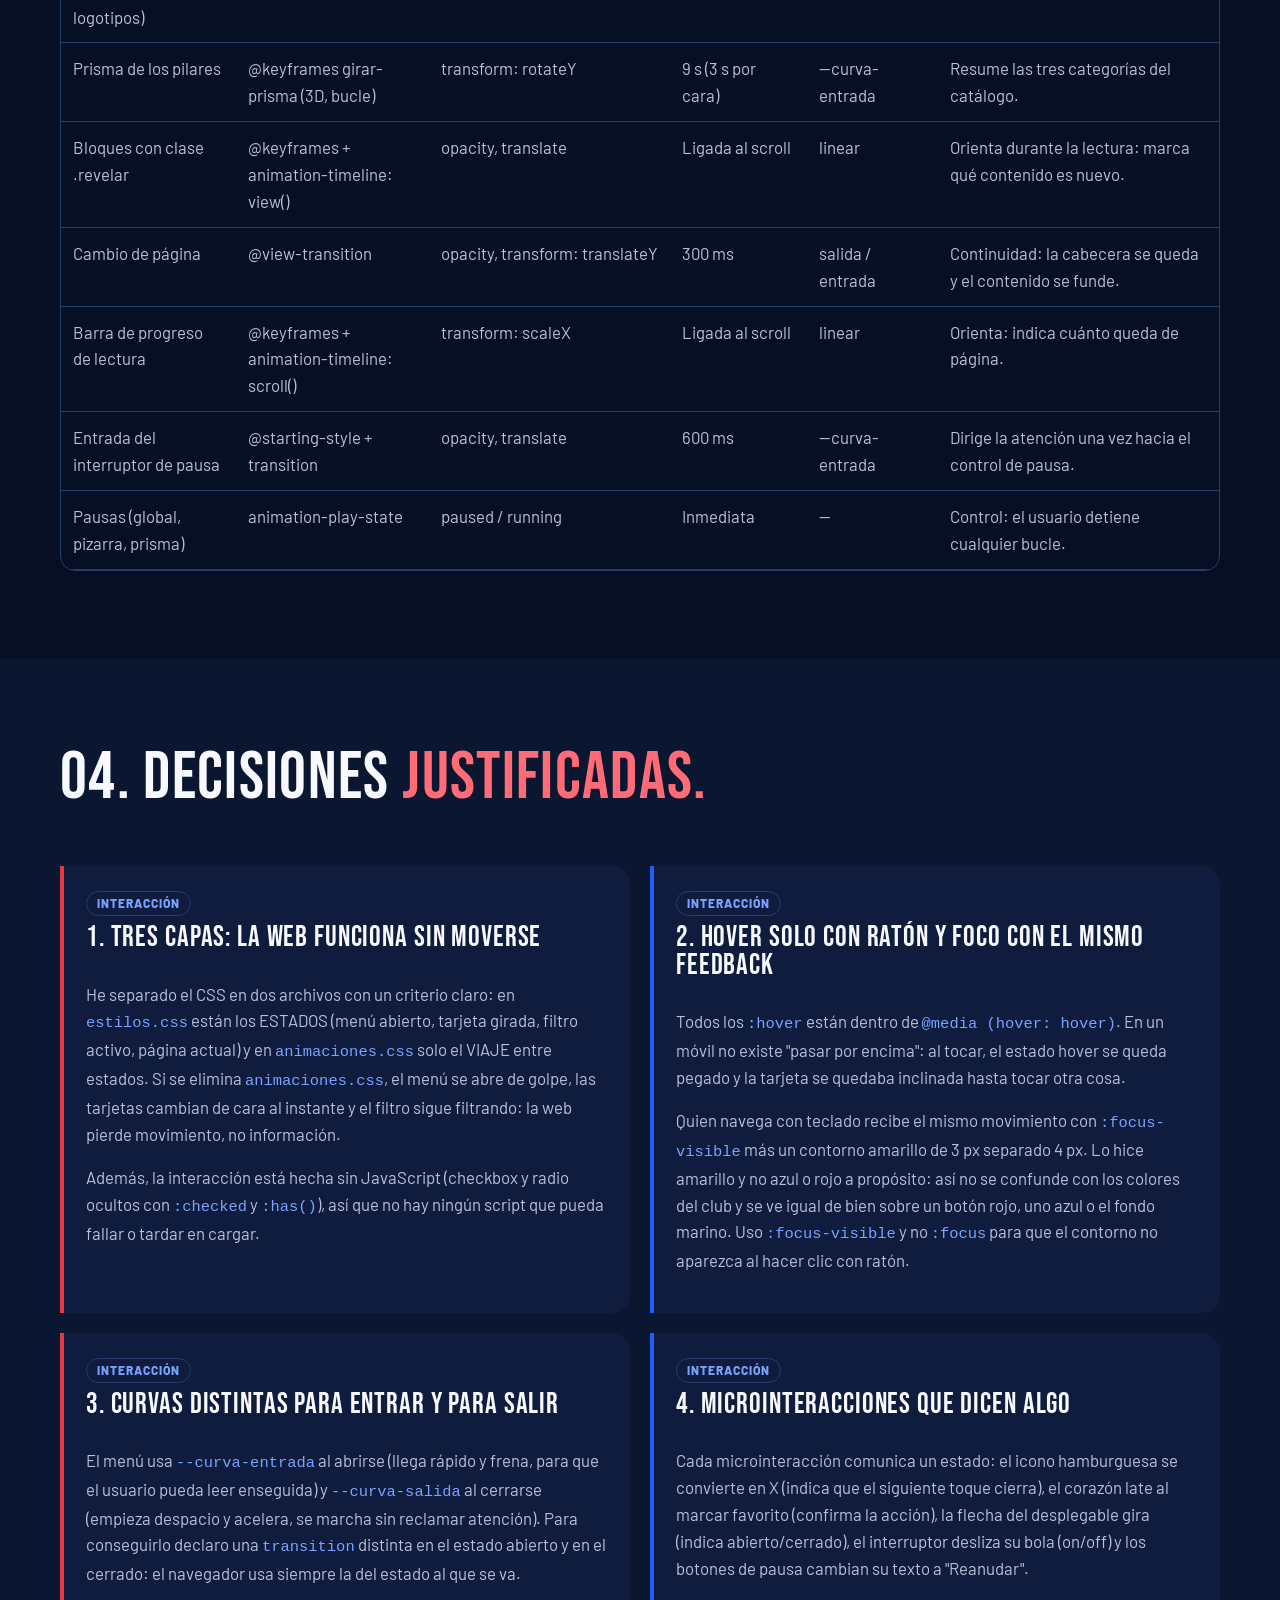
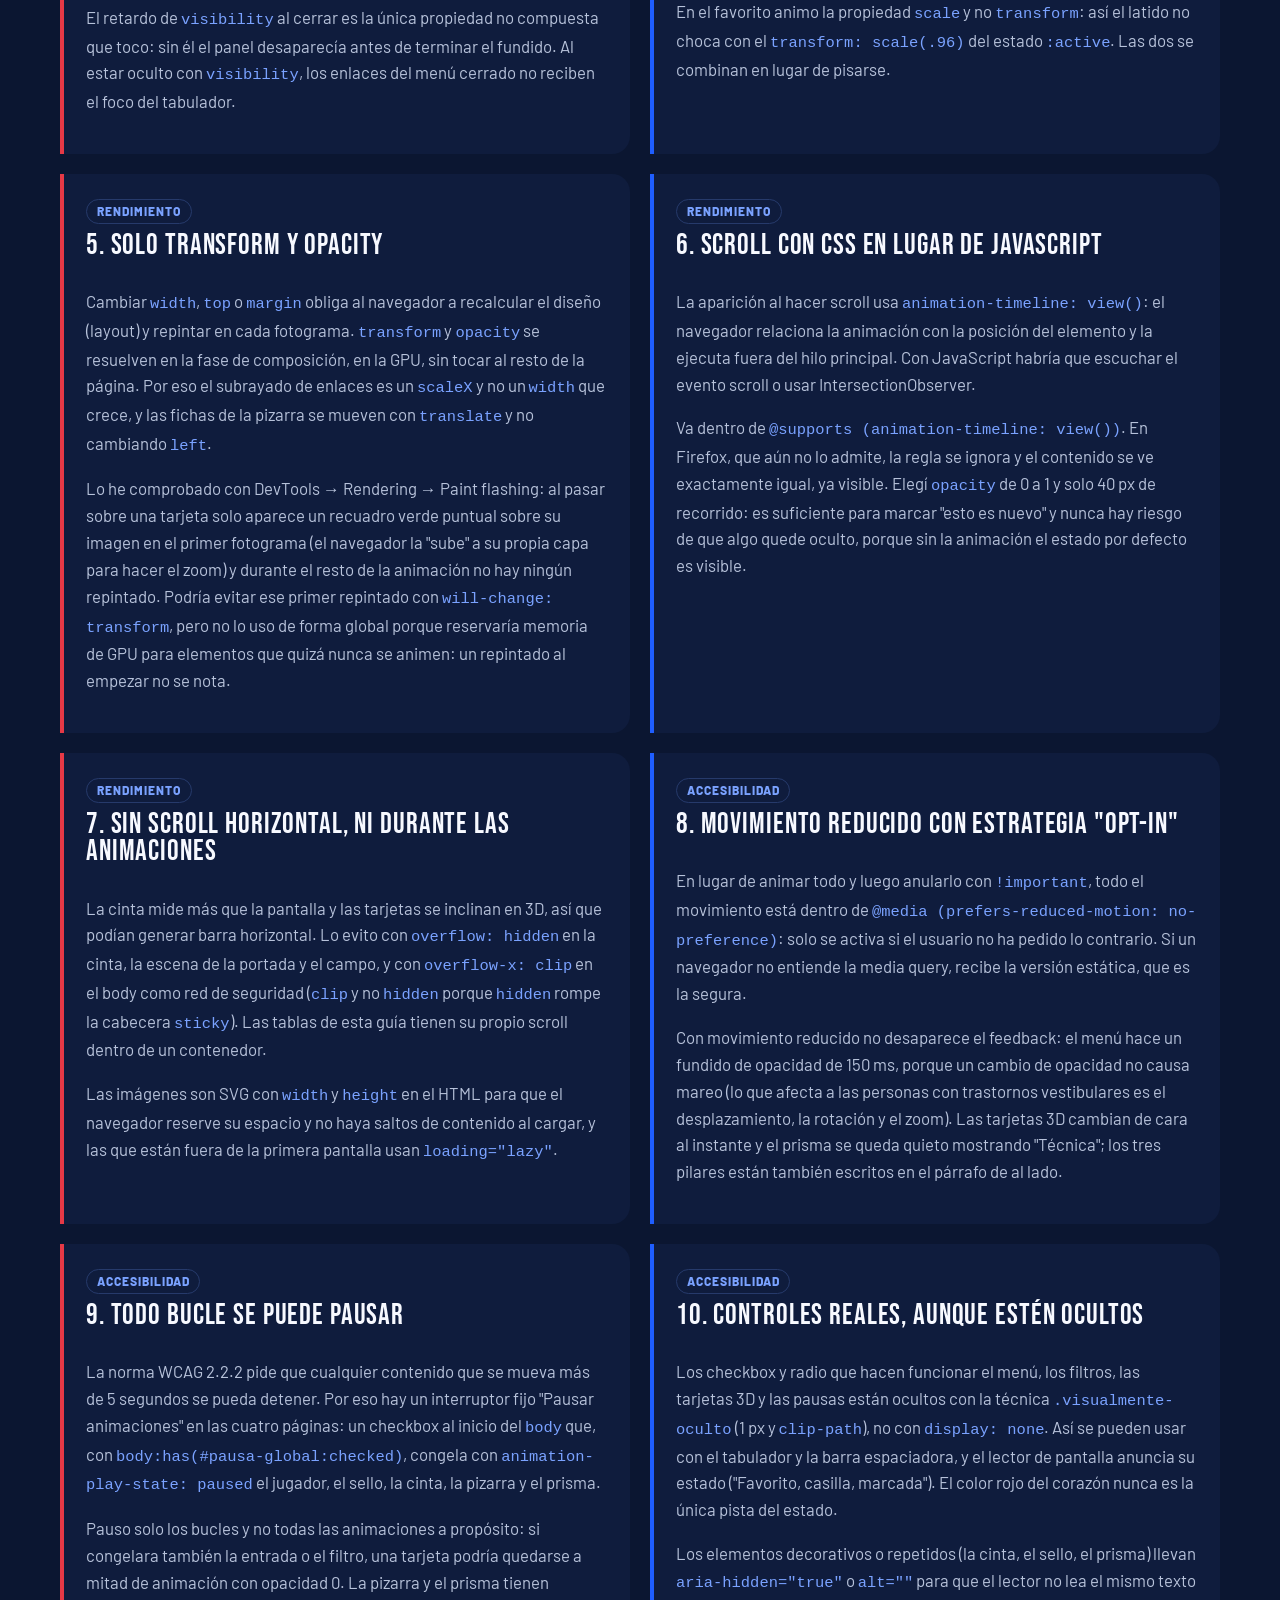
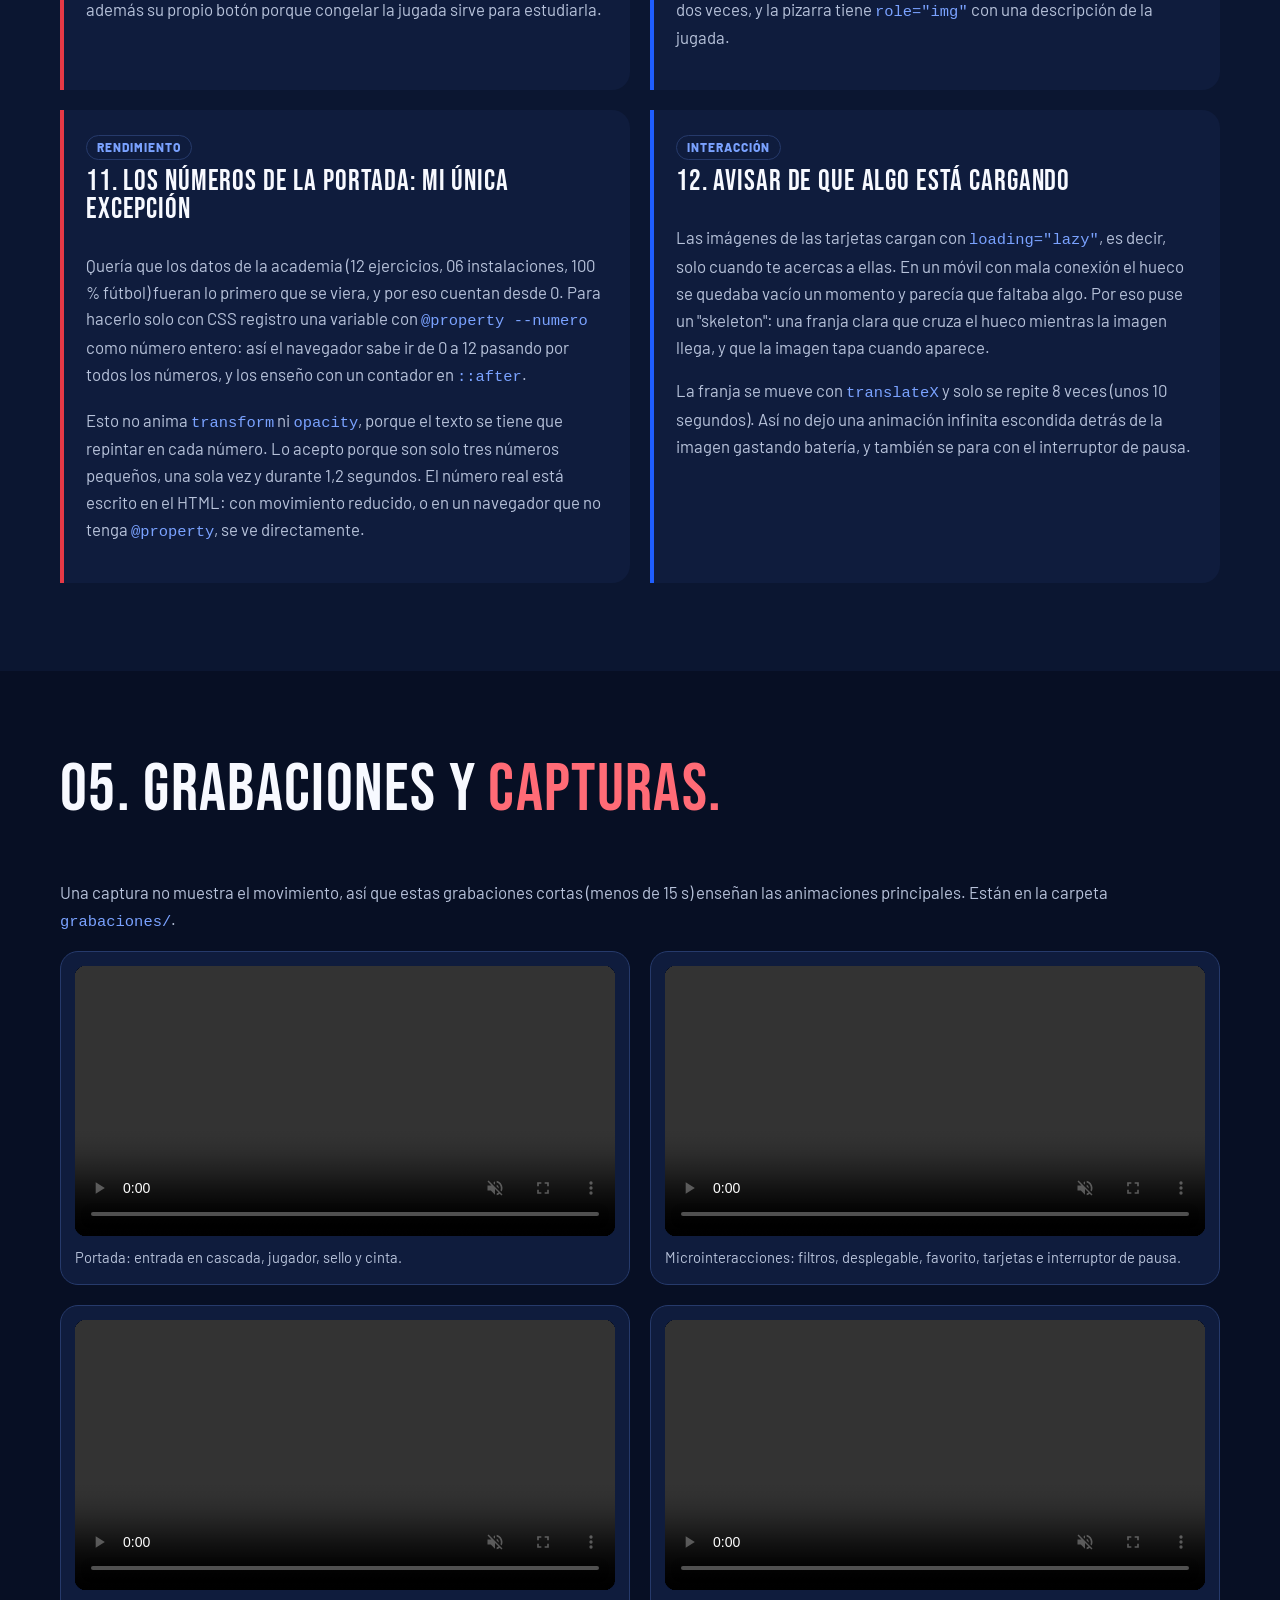
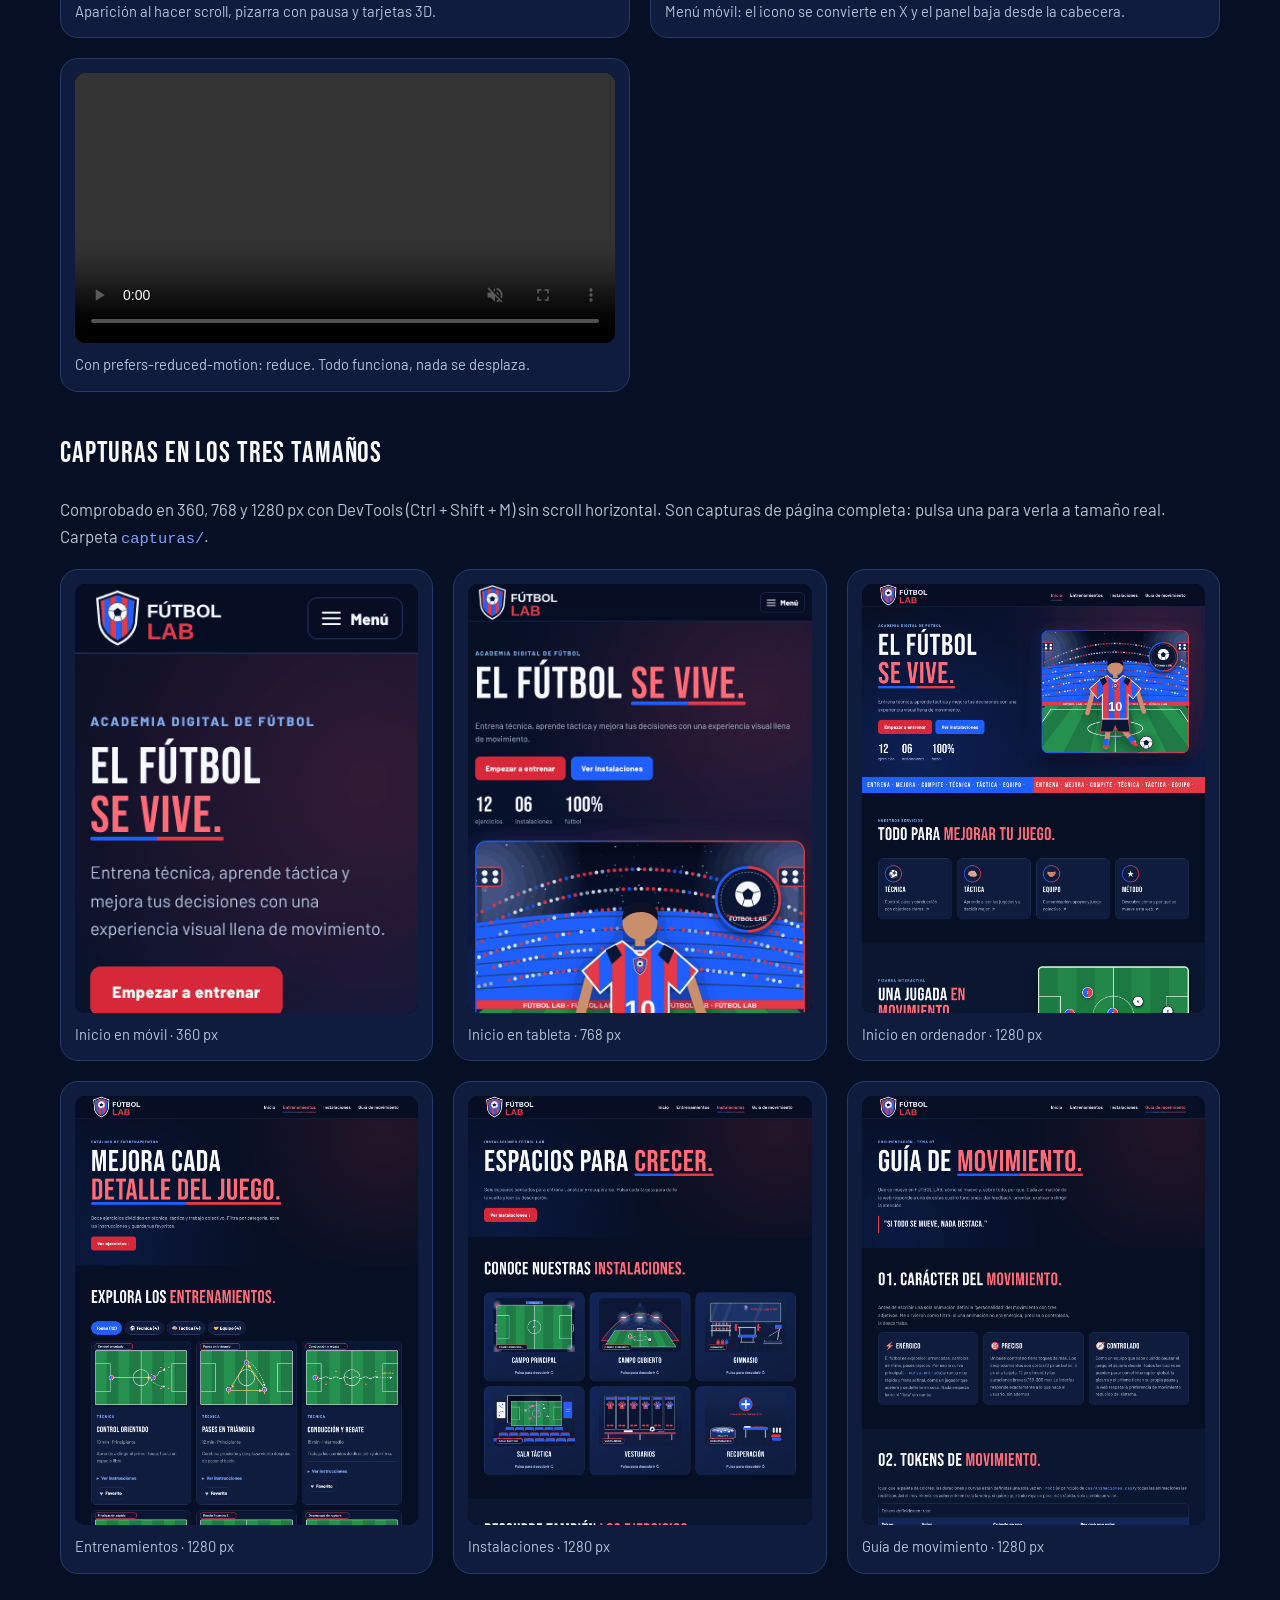
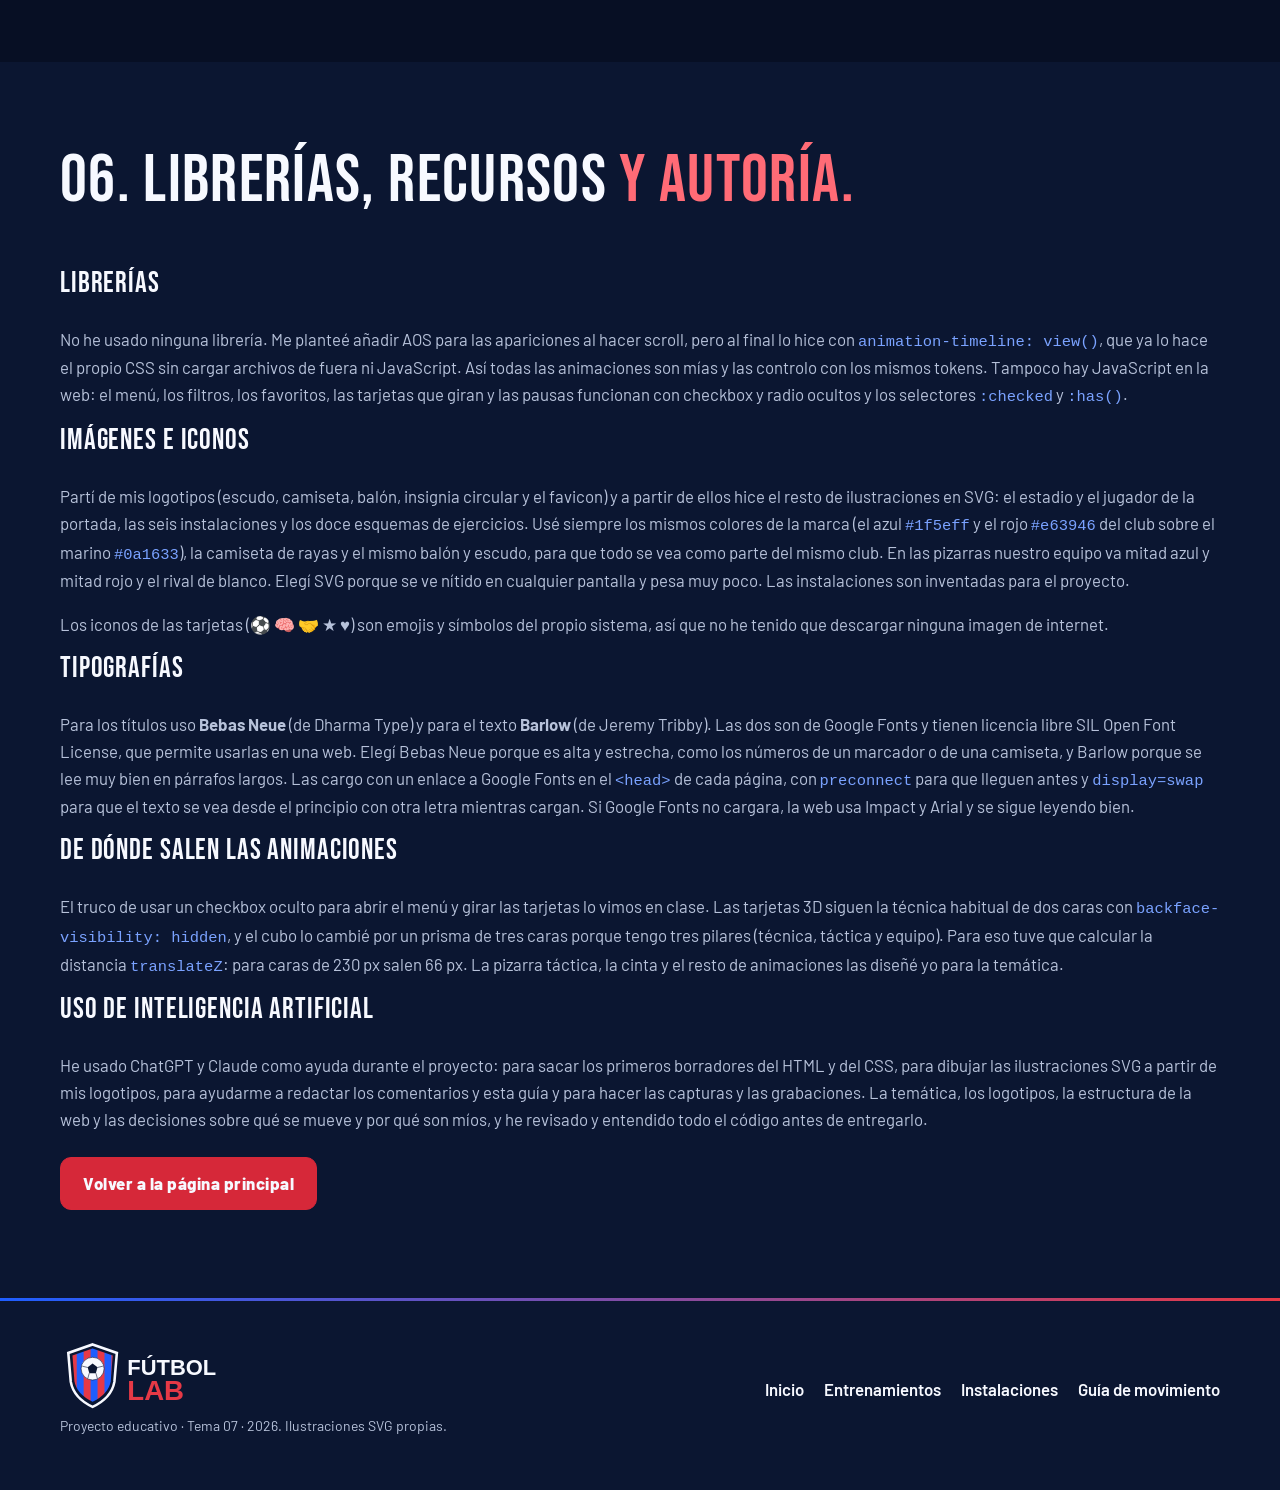
<file: movimiento.html>
<!DOCTYPE html>
<html lang="es">
<head>
    <meta charset="UTF-8">
    <meta name="viewport" content="width=device-width, initial-scale=1">
    <meta name="description" content="Guía de movimiento de FÚTBOL LAB: carácter, tokens, tabla de animaciones y decisiones de interacción, rendimiento y accesibilidad.">
    <title>Guía de movimiento | FÚTBOL LAB</title>
    <link rel="icon" href="img/favicon.svg" type="image/svg+xml">
    <!-- LETRAS: las cargo desde Google Fonts con un enlace, así no tengo
         que guardar archivos de fuentes en el proyecto. Los dos
         "preconnect" abren la conexión con los servidores de Google
         antes de pedir nada, para que las letras lleguen antes.
         display=swap: mientras llegan se ve el texto con la letra del
         sistema y después se cambia (nunca hay texto invisible). -->
    <link rel="preconnect" href="https://fonts.googleapis.com">
    <link rel="preconnect" href="https://fonts.gstatic.com" crossorigin>
    <link rel="stylesheet" href="https://fonts.googleapis.com/css2?family=Barlow:wght@400;600;800&amp;family=Bebas+Neue&amp;display=swap">
    <link rel="stylesheet" href="css/estilos.css">
    <link rel="stylesheet" href="css/animaciones.css">
</head>
<body>

<a class="salto" href="#contenido">Saltar al contenido</a>

<input class="visualmente-oculto pausa-global" type="checkbox" id="pausa-global">
<label class="interruptor" for="pausa-global">
    <span class="interruptor-pista" aria-hidden="true"><span class="interruptor-bola"></span></span>
    Pausar animaciones
</label>

<header class="cabecera">
    <!-- Barra de progreso de lectura. Le pongo aria-hidden porque es
         solo visual y el lector de pantalla no tiene que anunciarla;
         crece con el scroll (animaciones.css, sección 12). -->
    <div class="barra-progreso" aria-hidden="true"></div>
    <div class="contenedor navegacion-principal">
        <a class="logo" href="index.html">
            <img src="img/logo.svg" alt="FÚTBOL LAB, ir al inicio" width="480" height="200">
        </a>
        <input class="visualmente-oculto menu-check" type="checkbox" id="menu">
        <label class="menu-boton" for="menu">
            <span class="icono-menu" aria-hidden="true"><span></span><span></span><span></span></span>
            Menú
        </label>
        <nav class="menu" aria-label="Menú principal">
            <a href="index.html">Inicio</a>
            <a href="entrenamientos.html">Entrenamientos</a>
            <a href="instalaciones.html">Instalaciones</a>
            <a href="movimiento.html" aria-current="page">Guía de movimiento</a>
        </nav>
    </div>
</header>

<!-- Esta página es para leer, así que le he puesto menos movimiento a
     propósito: solo la entrada del título, la barra de progreso y la
     aparición de bloques al hacer scroll. Nada que distraiga. -->
<main id="contenido">

    <section class="cabecera-pagina" aria-labelledby="titulo-pagina">
        <div class="contenedor">
            <span class="etiqueta entrada" style="--orden: 0">DOCUMENTACIÓN · TEMA 07</span>
            <h1 id="titulo-pagina" class="entrada" style="--orden: 1">GUÍA DE <em>MOVIMIENTO.</em></h1>
            <p class="introduccion entrada" style="--orden: 2">
                Qué se mueve en FÚTBOL LAB, cómo se mueve y, sobre todo, por qué.
                Cada animación de la web responde a una de estas cuatro funciones:
                dar feedback, orientar, explicar o dirigir la atención.
            </p>
            <!-- Uso blockquote porque es una cita textual del enunciado. -->
            <blockquote class="cita entrada" style="--orden: 3">
                <p>"Si todo se mueve, nada destaca."</p>
            </blockquote>
        </div>
    </section>

    <!-- 01. CARÁCTER -->
    <section class="seccion" aria-labelledby="t-caracter">
        <div class="contenedor">
            <h2 id="t-caracter">01. CARÁCTER DEL <em>MOVIMIENTO.</em></h2>
            <p class="introduccion">
                Antes de escribir una sola animación definí la "personalidad" del
                movimiento con tres adjetivos. Me sirvieron como filtro: si una
                animación no era enérgica, precisa o controlada, la descartaba.
            </p>

            <div class="rejilla rejilla-tres">
                <article class="tarjeta revelar">
                    <h3>⚡ Enérgico</h3>
                    <p>
                        El fútbol es explosivo: arrancadas, cambios de ritmo, pases rápidos.
                        Por eso la curva principal (<code>--curva-entrada</code>) arranca muy
                        rápido y frena al final, como un jugador que acelera y se detiene en
                        seco. Nada empieza lento ni "flota" sin rumbo.
                    </p>
                </article>
                <article class="tarjeta revelar">
                    <h3>🎯 Preciso</h3>
                    <p>
                        Un buen control no tiene toques de más. Los desplazamientos son
                        cortos (3 px un botón, 6 px una tarjeta, 12 px el menú) y las
                        duraciones breves (150-300 ms). La interfaz responde exactamente
                        a lo que hace el usuario, sin adornos.
                    </p>
                </article>
                <article class="tarjeta revelar">
                    <h3>🧭 Controlado</h3>
                    <p>
                        Como un equipo que sabe cuándo pausar el juego, el usuario
                        decide: todos los bucles se pueden parar con el interruptor
                        global, la pizarra y el prisma tienen su propia pausa y la web
                        respeta la preferencia de movimiento reducido del sistema.
                    </p>
                </article>
            </div>
        </div>
    </section>

    <!-- 02. TOKENS -->
    <section class="seccion seccion-alterna" aria-labelledby="t-tokens">
        <div class="contenedor">
            <h2 id="t-tokens">02. TOKENS DE <em>MOVIMIENTO.</em></h2>
            <p>
                Igual que la paleta de colores, las duraciones y curvas están definidas
                una sola vez en <code>:root</code> (al principio de
                <code>css/animaciones.css</code>) y todas las animaciones las reutilizan.
                Así el movimiento es coherente en toda la web y, si quiero que todo vaya
                un poco más rápido, solo cambio un valor.
            </p>

            <div class="tabla-scroll revelar">
                <table>
                    <caption>Tokens definidos en :root</caption>
                    <thead>
                        <tr><th scope="col">Token</th><th scope="col">Valor</th><th scope="col">Cuándo se usa</th><th scope="col">Por qué ese valor</th></tr>
                    </thead>
                    <tbody>
                        <tr><td><code>--dur-rapida</code></td><td>150 ms</td><td>Botones, filtros, favorito, flechas</td><td>Por debajo de 200 ms se percibe como respuesta inmediata a la acción.</td></tr>
                        <tr><td><code>--dur-media</code></td><td>300 ms</td><td>Menú, tarjetas, desplegables, filtro, cambio de página</td><td>Deja ver de dónde viene un elemento sin hacer esperar.</td></tr>
                        <tr><td><code>--dur-lenta</code></td><td>600 ms</td><td>Giro 3D, entrada del título, zoom de imagen, latido</td><td>Movimientos grandes que el ojo tiene que poder seguir.</td></tr>
                        <tr><td><code>--dur-bucle</code></td><td>6 s (y múltiplos)</td><td>Jugador, sello, pizarra, prisma (×1,5), cinta (×5)</td><td>Lento para que se perciba de reojo sin distraer.</td></tr>
                        <tr><td><code>--escalonado</code></td><td>90 ms</td><td>Entrada en cascada, ola del filtro</td><td>Se nota el orden sin que la cascada se haga larga.</td></tr>
                        <tr><td><code>--curva-entrada</code></td><td><code>cubic-bezier(.2,.8,.2,1)</code></td><td>Todo lo que entra o responde</td><td>Arranca rápido y frena: energía + precisión.</td></tr>
                        <tr><td><code>--curva-salida</code></td><td><code>cubic-bezier(.4,0,1,1)</code></td><td>Cerrar menú, salir de página</td><td>Acelera al irse: lo que sale no pide atención.</td></tr>
                        <tr><td><code>--curva-suave</code></td><td><code>cubic-bezier(.45,0,.55,1)</code></td><td>Bucles de ida y vuelta</td><td>Simétrica: sin tirones al cambiar de sentido.</td></tr>
                        <tr><td><code>--curva-rebote</code></td><td><code>cubic-bezier(.34,1.56,.64,1)</code></td><td>Bola del interruptor</td><td>Se pasa un poco y vuelve: sensación de "encajar".</td></tr>
                    </tbody>
                </table>
            </div>
        </div>
    </section>

    <!-- 03. TABLA DE ANIMACIONES -->
    <section class="seccion" aria-labelledby="t-tabla">
        <div class="contenedor">
            <h2 id="t-tabla">03. TABLA DE <em>ANIMACIONES.</em></h2>
            <p>
                Inventario completo. Todas animan solo <code>transform</code> (o sus
                propiedades individuales <code>translate</code>, <code>scale</code>,
                <code>rotate</code>) y <code>opacity</code>. La única excepción es
                <code>visibility</code> en el menú, que no se interpola y solo se
                retrasa para que el fundido termine.
            </p>

            <div class="tabla-scroll revelar">
                <table>
                    <caption>Animaciones de FÚTBOL LAB (desliza horizontalmente en móvil)</caption>
                    <thead>
                        <tr><th scope="col">Elemento</th><th scope="col">Tipo</th><th scope="col">Propiedades</th><th scope="col">Duración</th><th scope="col">Curva</th><th scope="col">Propósito</th></tr>
                    </thead>
                    <tbody>
                        <tr><td>Botones</td><td>transition (:hover, :focus-visible, :active)</td><td>transform: translateY, scale</td><td>150 ms</td><td>--curva-entrada</td><td>Feedback: confirma que el botón responde y que se ha pulsado.</td></tr>
                        <tr><td>Brillo de los botones</td><td>transition (:hover, :focus-visible)</td><td>transform: translateX (::after)</td><td>600 ms</td><td>--curva-entrada</td><td>Dirige la vista a la acción principal.</td></tr>
                        <tr><td>Enlaces del menú y del pie</td><td>transition</td><td>transform: scaleX (subrayado); opacity en :active</td><td>300 ms / 150 ms</td><td>--curva-entrada</td><td>Feedback: indica qué enlace se va a activar y confirma el clic.</td></tr>
                        <tr><td>Flecha ↗ de enlaces</td><td>transition</td><td>transform: translate</td><td>150 ms</td><td>--curva-entrada</td><td>Anticipa que el enlace lleva a otra página.</td></tr>
                        <tr><td>Tarjetas enlace</td><td>transition</td><td>transform: perspective, rotateY, translateY; scale(.98) en :active</td><td>300 ms</td><td>--curva-entrada</td><td>Indica que toda la tarjeta es pulsable y confirma la pulsación.</td></tr>
                        <tr><td>Imagen dentro de tarjeta</td><td>transition</td><td>transform: scale</td><td>600 ms</td><td>--curva-entrada</td><td>Profundidad: la imagen va más lenta que la tarjeta.</td></tr>
                        <tr><td>Menú móvil</td><td>transition</td><td>opacity, transform: translateY (+ visibility retrasada)</td><td>300 ms</td><td>entrada al abrir / salida al cerrar</td><td>Orienta: el menú sale de la cabecera y vuelve a ella.</td></tr>
                        <tr><td>Icono hamburguesa → X</td><td>transition</td><td>transform: translateY, rotate, scaleX; opacity</td><td>300 ms</td><td>--curva-entrada</td><td>Microinteracción: el icono dice qué hará el siguiente toque.</td></tr>
                        <tr><td>Favorito ♥</td><td>@keyframes latido</td><td>scale</td><td>600 ms</td><td>--curva-entrada</td><td>Microinteracción "me gusta": celebra y confirma la acción.</td></tr>
                        <tr><td>Instrucciones (details)</td><td>@keyframes desplegar + transition</td><td>opacity, translate; rotate (flecha)</td><td>300 ms</td><td>--curva-entrada</td><td>Microinteracción: conecta el texto nuevo con su botón.</td></tr>
                        <tr><td>Tarjetas al filtrar</td><td>@keyframes aparecer-filtro</td><td>opacity, translate, scale</td><td>300 ms (+90 ms por columna)</td><td>--curva-entrada</td><td>Hace visible que la lista ha cambiado.</td></tr>
                        <tr><td>Interruptor de pausa</td><td>transition</td><td>transform: translateX</td><td>300 ms</td><td>--curva-rebote</td><td>Microinteracción: estado on/off como un interruptor físico.</td></tr>
                        <tr><td>Cabecera de cada página</td><td>@keyframes entrada (cascada)</td><td>opacity, translate</td><td>600 ms, +90 ms por elemento</td><td>--curva-entrada</td><td>Dirige la vista en orden de lectura hasta el botón.</td></tr>
                        <tr><td>Subrayado de la palabra destacada</td><td>@keyframes subrayar</td><td>transform: scaleX</td><td>600 ms, después del título</td><td>--curva-entrada</td><td>Lleva la vista a la palabra más importante del título.</td></tr>
                        <tr><td>Números de la portada</td><td>@keyframes contar + @property</td><td>--numero (entero) → counter()</td><td>1,2 s, una vez</td><td>--curva-entrada</td><td>Destaca los datos clave de la academia. Excepción justificada: repinta el texto.</td></tr>
                        <tr><td>Skeleton de las imágenes</td><td>@keyframes skeleton (8 repeticiones)</td><td>transform: translateX</td><td>1,2 s</td><td>linear</td><td>Indica que la imagen se está cargando.</td></tr>
                        <tr><td>Tooltip del favorito</td><td>transition</td><td>opacity, translate</td><td>150 ms</td><td>--curva-entrada</td><td>Microinteracción: explica para qué sirve el corazón.</td></tr>
                        <tr><td>Jugador de la portada</td><td>@keyframes respirar (bucle)</td><td>transform: translateY</td><td>3 s, alternate</td><td>--curva-suave</td><td>Da vida a la ilustración sin pedir atención.</td></tr>
                        <tr><td>Sello flotante</td><td>@keyframes flotar (bucle)</td><td>transform: translateY, rotate</td><td>6 s</td><td>--curva-suave</td><td>Refuerza la identidad de marca.</td></tr>
                        <tr><td>Cinta de palabras</td><td>@keyframes cinta (bucle)</td><td>transform: translateX</td><td>30 s</td><td>linear</td><td>Repite los valores de marca; velocidad constante para leer.</td></tr>
                        <tr><td>Fichas de nuestro equipo (pizarra)</td><td>@keyframes ataque (bucle)</td><td>transform: translate</td><td>6 s, retardos negativos</td><td>--curva-suave</td><td>Explica: representa desmarques de ataque.</td></tr>
                        <tr><td>Fichas rivales (pizarra)</td><td>@keyframes defensa (bucle)</td><td>transform: translate</td><td>6 s, retardos negativos</td><td>--curva-suave</td><td>Explica: representa repliegue y basculación.</td></tr>
                        <tr><td>Balón (pizarra)</td><td>@keyframes pase (bucle)</td><td>transform: translate, rotate</td><td>6 s</td><td>--curva-suave</td><td>Simula el pase a la vez que los desmarques; gira para que parezca que rueda.</td></tr>
                        <tr><td>Tarjetas 3D (instalaciones y logotipos)</td><td>Transformación 3D (transition)</td><td>transform: rotateY 180°; hover rotateY/rotateX</td><td>600 ms</td><td>--curva-entrada</td><td>Muestra información extra en la cara trasera.</td></tr>
                        <tr><td>Prisma de los pilares</td><td>@keyframes girar-prisma (3D, bucle)</td><td>transform: rotateY</td><td>9 s (3 s por cara)</td><td>--curva-entrada</td><td>Resume las tres categorías del catálogo.</td></tr>
                        <tr><td>Bloques con clase .revelar</td><td>@keyframes + animation-timeline: view()</td><td>opacity, translate</td><td>Ligada al scroll</td><td>linear</td><td>Orienta durante la lectura: marca qué contenido es nuevo.</td></tr>
                        <tr><td>Cambio de página</td><td>@view-transition</td><td>opacity, transform: translateY</td><td>300 ms</td><td>salida / entrada</td><td>Continuidad: la cabecera se queda y el contenido se funde.</td></tr>
                        <tr><td>Barra de progreso de lectura</td><td>@keyframes + animation-timeline: scroll()</td><td>transform: scaleX</td><td>Ligada al scroll</td><td>linear</td><td>Orienta: indica cuánto queda de página.</td></tr>
                        <tr><td>Entrada del interruptor de pausa</td><td>@starting-style + transition</td><td>opacity, translate</td><td>600 ms</td><td>--curva-entrada</td><td>Dirige la atención una vez hacia el control de pausa.</td></tr>
                        <tr><td>Pausas (global, pizarra, prisma)</td><td>animation-play-state</td><td>paused / running</td><td>Inmediata</td><td>—</td><td>Control: el usuario detiene cualquier bucle.</td></tr>
                    </tbody>
                </table>
            </div>
        </div>
    </section>

    <!-- 04. DECISIONES -->
    <section class="seccion seccion-alterna" aria-labelledby="t-decisiones">
        <div class="contenedor">
            <h2 id="t-decisiones">04. DECISIONES <em>JUSTIFICADAS.</em></h2>

            <div class="decisiones">
                <article class="decision revelar">
                    <span class="tipo-decision">INTERACCIÓN</span>
                    <h3>1. Tres capas: la web funciona sin moverse</h3>
                    <p>
                        He separado el CSS en dos archivos con un criterio claro: en
                        <code>estilos.css</code> están los ESTADOS (menú abierto, tarjeta
                        girada, filtro activo, página actual) y en <code>animaciones.css</code>
                        solo el VIAJE entre estados. Si se elimina <code>animaciones.css</code>,
                        el menú se abre de golpe, las tarjetas cambian de cara al instante
                        y el filtro sigue filtrando: la web pierde movimiento, no información.
                    </p>
                    <p>
                        Además, la interacción está hecha sin JavaScript (checkbox y radio
                        ocultos con <code>:checked</code> y <code>:has()</code>), así que no
                        hay ningún script que pueda fallar o tardar en cargar.
                    </p>
                </article>

                <article class="decision revelar">
                    <span class="tipo-decision">INTERACCIÓN</span>
                    <h3>2. Hover solo con ratón y foco con el mismo feedback</h3>
                    <p>
                        Todos los <code>:hover</code> están dentro de
                        <code>@media (hover: hover)</code>. En un móvil no existe "pasar
                        por encima": al tocar, el estado hover se queda pegado y la
                        tarjeta se quedaba inclinada hasta tocar otra cosa.
                    </p>
                    <p>
                        Quien navega con teclado recibe el mismo movimiento con
                        <code>:focus-visible</code> más un contorno amarillo de 3 px separado
                        4 px. Lo hice amarillo y no azul o rojo a propósito: así no se
                        confunde con los colores del club y se ve igual de bien sobre un
                        botón rojo, uno azul o el fondo marino. Uso
                        <code>:focus-visible</code> y no <code>:focus</code> para que el
                        contorno no aparezca al hacer clic con ratón.
                    </p>
                </article>

                <article class="decision revelar">
                    <span class="tipo-decision">INTERACCIÓN</span>
                    <h3>3. Curvas distintas para entrar y para salir</h3>
                    <p>
                        El menú usa <code>--curva-entrada</code> al abrirse (llega rápido y
                        frena, para que el usuario pueda leer enseguida) y
                        <code>--curva-salida</code> al cerrarse (empieza despacio y acelera,
                        se marcha sin reclamar atención). Para conseguirlo declaro una
                        <code>transition</code> distinta en el estado abierto y en el cerrado:
                        el navegador usa siempre la del estado al que se va.
                    </p>
                    <p>
                        El retardo de <code>visibility</code> al cerrar es la única propiedad
                        no compuesta que toco: sin él el panel desaparecía antes de
                        terminar el fundido. Al estar oculto con <code>visibility</code>,
                        los enlaces del menú cerrado no reciben el foco del tabulador.
                    </p>
                </article>

                <article class="decision revelar">
                    <span class="tipo-decision">INTERACCIÓN</span>
                    <h3>4. Microinteracciones que dicen algo</h3>
                    <p>
                        Cada microinteracción comunica un estado: el icono hamburguesa se
                        convierte en X (indica que el siguiente toque cierra), el corazón
                        late al marcar favorito (confirma la acción), la flecha del
                        desplegable gira (indica abierto/cerrado), el interruptor desliza
                        su bola (on/off) y los botones de pausa cambian su texto a
                        "Reanudar".
                    </p>
                    <p>
                        En el favorito animo la propiedad <code>scale</code> y no
                        <code>transform</code>: así el latido no choca con el
                        <code>transform: scale(.96)</code> del estado <code>:active</code>.
                        Las dos se combinan en lugar de pisarse.
                    </p>
                </article>

                <article class="decision revelar">
                    <span class="tipo-decision">RENDIMIENTO</span>
                    <h3>5. Solo transform y opacity</h3>
                    <p>
                        Cambiar <code>width</code>, <code>top</code> o <code>margin</code>
                        obliga al navegador a recalcular el diseño (layout) y repintar en
                        cada fotograma. <code>transform</code> y <code>opacity</code> se
                        resuelven en la fase de composición, en la GPU, sin tocar al resto
                        de la página. Por eso el subrayado de enlaces es un
                        <code>scaleX</code> y no un <code>width</code> que crece, y las
                        fichas de la pizarra se mueven con <code>translate</code> y no
                        cambiando <code>left</code>.
                    </p>
                    <p>
                        Lo he comprobado con DevTools → Rendering → Paint flashing: al
                        pasar sobre una tarjeta solo aparece un recuadro verde puntual
                        sobre su imagen en el primer fotograma (el navegador la "sube" a
                        su propia capa para hacer el zoom) y durante el resto de la
                        animación no hay ningún repintado. Podría evitar ese primer
                        repintado con <code>will-change: transform</code>, pero no lo uso de
                        forma global porque reservaría memoria de GPU para elementos que
                        quizá nunca se animen: un repintado al empezar no se nota.
                    </p>
                </article>

                <article class="decision revelar">
                    <span class="tipo-decision">RENDIMIENTO</span>
                    <h3>6. Scroll con CSS en lugar de JavaScript</h3>
                    <p>
                        La aparición al hacer scroll usa <code>animation-timeline: view()</code>:
                        el navegador relaciona la animación con la posición del elemento
                        y la ejecuta fuera del hilo principal. Con JavaScript habría que
                        escuchar el evento scroll o usar IntersectionObserver.
                    </p>
                    <p>
                        Va dentro de <code>@supports (animation-timeline: view())</code>.
                        En Firefox, que aún no lo admite, la regla se ignora y el contenido
                        se ve exactamente igual, ya visible. Elegí <code>opacity</code> de 0
                        a 1 y solo 40 px de recorrido: es suficiente para marcar "esto es
                        nuevo" y nunca hay riesgo de que algo quede oculto, porque sin la
                        animación el estado por defecto es visible.
                    </p>
                </article>

                <article class="decision revelar">
                    <span class="tipo-decision">RENDIMIENTO</span>
                    <h3>7. Sin scroll horizontal, ni durante las animaciones</h3>
                    <p>
                        La cinta mide más que la pantalla y las tarjetas se inclinan en 3D,
                        así que podían generar barra horizontal. Lo evito con
                        <code>overflow: hidden</code> en la cinta, la escena de la portada y
                        el campo, y con <code>overflow-x: clip</code> en el body como red de
                        seguridad (<code>clip</code> y no <code>hidden</code> porque
                        <code>hidden</code> rompe la cabecera <code>sticky</code>). Las tablas
                        de esta guía tienen su propio scroll dentro de un contenedor.
                    </p>
                    <p>
                        Las imágenes son SVG con <code>width</code> y <code>height</code> en
                        el HTML para que el navegador reserve su espacio y no haya saltos de
                        contenido al cargar, y las que están fuera de la primera pantalla
                        usan <code>loading="lazy"</code>.
                    </p>
                </article>

                <article class="decision revelar">
                    <span class="tipo-decision">ACCESIBILIDAD</span>
                    <h3>8. Movimiento reducido con estrategia "opt-in"</h3>
                    <p>
                        En lugar de animar todo y luego anularlo con
                        <code>!important</code>, todo el movimiento está dentro de
                        <code>@media (prefers-reduced-motion: no-preference)</code>: solo se
                        activa si el usuario no ha pedido lo contrario. Si un navegador no
                        entiende la media query, recibe la versión estática, que es la segura.
                    </p>
                    <p>
                        Con movimiento reducido no desaparece el feedback: el menú hace un
                        fundido de opacidad de 150 ms, porque un cambio de opacidad no causa
                        mareo (lo que afecta a las personas con trastornos vestibulares es el
                        desplazamiento, la rotación y el zoom). Las tarjetas 3D cambian de cara
                        al instante y el prisma se queda quieto mostrando "Técnica"; los tres
                        pilares están también escritos en el párrafo de al lado.
                    </p>
                </article>

                <article class="decision revelar">
                    <span class="tipo-decision">ACCESIBILIDAD</span>
                    <h3>9. Todo bucle se puede pausar</h3>
                    <p>
                        La norma WCAG 2.2.2 pide que cualquier contenido que se mueva más de
                        5 segundos se pueda detener. Por eso hay un interruptor fijo
                        "Pausar animaciones" en las cuatro páginas: un checkbox al inicio del
                        <code>body</code> que, con <code>body:has(#pausa-global:checked)</code>,
                        congela con <code>animation-play-state: paused</code> el jugador, el
                        sello, la cinta, la pizarra y el prisma.
                    </p>
                    <p>
                        Pauso solo los bucles y no todas las animaciones a propósito: si
                        congelara también la entrada o el filtro, una tarjeta podría quedarse
                        a mitad de animación con opacidad 0. La pizarra y el prisma tienen
                        además su propio botón porque congelar la jugada sirve para estudiarla.
                    </p>
                </article>

                <article class="decision revelar">
                    <span class="tipo-decision">ACCESIBILIDAD</span>
                    <h3>10. Controles reales, aunque estén ocultos</h3>
                    <p>
                        Los checkbox y radio que hacen funcionar el menú, los filtros, las
                        tarjetas 3D y las pausas están ocultos con la técnica
                        <code>.visualmente-oculto</code> (1 px y <code>clip-path</code>), no
                        con <code>display: none</code>. Así se pueden usar con el tabulador
                        y la barra espaciadora, y el lector de pantalla anuncia su estado
                        ("Favorito, casilla, marcada"). El color rojo del corazón nunca es la
                        única pista del estado.
                    </p>
                    <p>
                        Los elementos decorativos o repetidos (la cinta, el sello, el prisma)
                        llevan <code>aria-hidden="true"</code> o <code>alt=""</code> para que
                        el lector no lea el mismo texto dos veces, y la pizarra tiene
                        <code>role="img"</code> con una descripción de la jugada.
                    </p>
                </article>

                <article class="decision revelar">
                    <span class="tipo-decision">RENDIMIENTO</span>
                    <h3>11. Los números de la portada: mi única excepción</h3>
                    <p>
                        Quería que los datos de la academia (12 ejercicios, 06 instalaciones,
                        100 % fútbol) fueran lo primero que se viera, y por eso cuentan desde 0.
                        Para hacerlo solo con CSS registro una variable con
                        <code>@property --numero</code> como número entero: así el navegador
                        sabe ir de 0 a 12 pasando por todos los números, y los enseño con un
                        contador en <code>::after</code>.
                    </p>
                    <p>
                        Esto no anima <code>transform</code> ni <code>opacity</code>, porque el
                        texto se tiene que repintar en cada número. Lo acepto porque son solo
                        tres números pequeños, una sola vez y durante 1,2 segundos. El número
                        real está escrito en el HTML: con movimiento reducido, o en un
                        navegador que no tenga <code>@property</code>, se ve directamente.
                    </p>
                </article>

                <article class="decision revelar">
                    <span class="tipo-decision">INTERACCIÓN</span>
                    <h3>12. Avisar de que algo está cargando</h3>
                    <p>
                        Las imágenes de las tarjetas cargan con <code>loading="lazy"</code>, es
                        decir, solo cuando te acercas a ellas. En un móvil con mala conexión el
                        hueco se quedaba vacío un momento y parecía que faltaba algo. Por eso
                        puse un "skeleton": una franja clara que cruza el hueco mientras la
                        imagen llega, y que la imagen tapa cuando aparece.
                    </p>
                    <p>
                        La franja se mueve con <code>translateX</code> y solo se repite 8 veces
                        (unos 10 segundos). Así no dejo una animación infinita escondida
                        detrás de la imagen gastando batería, y también se para con el
                        interruptor de pausa.
                    </p>
                </article>
            </div>
        </div>
    </section>

    <!-- 05. GRABACIONES Y CAPTURAS. Los vídeos no se reproducen solos
         (sin autoplay): cada uno decide cuándo verlos. -->
    <section class="seccion" aria-labelledby="t-pruebas">
        <div class="contenedor">
            <h2 id="t-pruebas">05. GRABACIONES Y <em>CAPTURAS.</em></h2>
            <p>
                Una captura no muestra el movimiento, así que estas grabaciones cortas
                (menos de 15 s) enseñan las animaciones principales. Están en la carpeta
                <code>grabaciones/</code>.
            </p>

            <div class="galeria-medios">
                <figure>
                    <video controls muted preload="metadata" width="1280" height="720" src="grabaciones/hero.mp4"><a href="grabaciones/hero.mp4">Descargar el vídeo</a></video>
                    <figcaption>Portada: entrada en cascada, jugador, sello y cinta.</figcaption>
                </figure>
                <figure>
                    <video controls muted preload="metadata" width="1280" height="720" src="grabaciones/microinteracciones.mp4"><a href="grabaciones/microinteracciones.mp4">Descargar el vídeo</a></video>
                    <figcaption>Microinteracciones: filtros, desplegable, favorito, tarjetas e interruptor de pausa.</figcaption>
                </figure>
                <figure>
                    <video controls muted preload="metadata" width="1280" height="720" src="grabaciones/scroll.mp4"><a href="grabaciones/scroll.mp4">Descargar el vídeo</a></video>
                    <figcaption>Aparición al hacer scroll, pizarra con pausa y tarjetas 3D.</figcaption>
                </figure>
                <figure>
                    <video controls muted preload="metadata" width="390" height="844" src="grabaciones/menu-movil.mp4"><a href="grabaciones/menu-movil.mp4">Descargar el vídeo</a></video>
                    <figcaption>Menú móvil: el icono se convierte en X y el panel baja desde la cabecera.</figcaption>
                </figure>
                <figure>
                    <video controls muted preload="metadata" width="1280" height="720" src="grabaciones/movimiento-reducido.mp4"><a href="grabaciones/movimiento-reducido.mp4">Descargar el vídeo</a></video>
                    <figcaption>Con prefers-reduced-motion: reduce. Todo funciona, nada se desplaza.</figcaption>
                </figure>
            </div>

            <h3 class="subtitulo-medios">Capturas en los tres tamaños</h3>
            <p>
                Comprobado en 360, 768 y 1280 px con DevTools (Ctrl + Shift + M) sin
                scroll horizontal. Son capturas de página completa: pulsa una para verla
                a tamaño real. Carpeta <code>capturas/</code>.
            </p>
            <!-- Las capturas son muy altas (página entera): enseño solo la
                 parte de arriba con object-fit y el enlace abre la imagen entera. -->
            <div class="galeria-medios galeria-capturas">
                <figure>
                    <a href="capturas/movil.png"><img src="capturas/movil.png" alt="Captura: Inicio en móvil · 360 px" loading="lazy"></a>
                    <figcaption>Inicio en móvil · 360 px</figcaption>
                </figure>
                <figure>
                    <a href="capturas/tableta.png"><img src="capturas/tableta.png" alt="Captura: Inicio en tableta · 768 px" loading="lazy"></a>
                    <figcaption>Inicio en tableta · 768 px</figcaption>
                </figure>
                <figure>
                    <a href="capturas/ordenador.png"><img src="capturas/ordenador.png" alt="Captura: Inicio en ordenador · 1280 px" loading="lazy"></a>
                    <figcaption>Inicio en ordenador · 1280 px</figcaption>
                </figure>
                <figure>
                    <a href="capturas/entrenamientos.png"><img src="capturas/entrenamientos.png" alt="Captura: Entrenamientos · 1280 px" loading="lazy"></a>
                    <figcaption>Entrenamientos · 1280 px</figcaption>
                </figure>
                <figure>
                    <a href="capturas/instalaciones.png"><img src="capturas/instalaciones.png" alt="Captura: Instalaciones · 1280 px" loading="lazy"></a>
                    <figcaption>Instalaciones · 1280 px</figcaption>
                </figure>
                <figure>
                    <a href="capturas/movimiento.png"><img src="capturas/movimiento.png" alt="Captura: Guía de movimiento · 1280 px" loading="lazy"></a>
                    <figcaption>Guía de movimiento · 1280 px</figcaption>
                </figure>
            </div>
        </div>
    </section>

    <!-- 06. RECURSOS -->
    <section class="seccion seccion-alterna" aria-labelledby="t-recursos">
        <div class="contenedor revelar">
            <h2 id="t-recursos">06. LIBRERÍAS, RECURSOS <em>Y AUTORÍA.</em></h2>
            <h3>Librerías</h3>
            <p>
                No he usado ninguna librería. Me planteé añadir AOS para las apariciones
                al hacer scroll, pero al final lo hice con <code>animation-timeline: view()</code>,
                que ya lo hace el propio CSS sin cargar archivos de fuera ni JavaScript.
                Así todas las animaciones son mías y las controlo con los mismos tokens.
                Tampoco hay JavaScript en la web: el menú, los filtros, los favoritos,
                las tarjetas que giran y las pausas funcionan con checkbox y radio
                ocultos y los selectores <code>:checked</code> y <code>:has()</code>.
            </p>

            <h3>Imágenes e iconos</h3>
            <p>
                Partí de mis logotipos (escudo, camiseta, balón, insignia circular y el
                favicon) y a partir de ellos hice el resto de ilustraciones en SVG: el
                estadio y el jugador de la portada, las seis instalaciones y los doce
                esquemas de ejercicios. Usé siempre los mismos colores de la marca
(el azul <code>#1f5eff</code> y el rojo <code>#e63946</code> del club sobre
                el marino <code>#0a1633</code>), la camiseta de rayas y el mismo balón y
                escudo, para que todo se vea como parte del mismo club. En las pizarras
                nuestro equipo va mitad azul y mitad rojo y el rival de blanco. Elegí SVG porque se ve nítido en cualquier pantalla
                y pesa muy poco. Las instalaciones son inventadas para el proyecto.
            </p>
            <p>
                Los iconos de las tarjetas (⚽ 🧠 🤝 ★ ♥) son emojis y símbolos del propio
                sistema, así que no he tenido que descargar ninguna imagen de internet.
            </p>

            <h3>Tipografías</h3>
            <p>
                Para los títulos uso <strong>Bebas Neue</strong> (de Dharma Type) y para el
                texto <strong>Barlow</strong> (de Jeremy Tribby). Las dos son de Google Fonts
                y tienen licencia libre SIL Open Font License, que permite usarlas en una web.
                Elegí Bebas Neue porque es alta y estrecha, como los números de un marcador o
                de una camiseta, y Barlow porque se lee muy bien en párrafos largos. Las cargo
                con un enlace a Google Fonts en el <code>&lt;head&gt;</code> de cada página, con
                <code>preconnect</code> para que lleguen antes y <code>display=swap</code> para
                que el texto se vea desde el principio con otra letra mientras cargan. Si
                Google Fonts no cargara, la web usa Impact y Arial y se sigue leyendo bien.
            </p>

            <h3>De dónde salen las animaciones</h3>
            <p>
                El truco de usar un checkbox oculto para abrir el menú y girar las
                tarjetas lo vimos en clase. Las tarjetas 3D siguen la técnica habitual de
                dos caras con <code>backface-visibility: hidden</code>, y el cubo lo
                cambié por un prisma de tres caras porque tengo tres pilares (técnica,
                táctica y equipo). Para eso tuve que calcular la distancia
                <code>translateZ</code>: para caras de 230 px salen 66 px. La pizarra
                táctica, la cinta y el resto de animaciones las diseñé yo para la temática.
            </p>

            <h3>Uso de inteligencia artificial</h3>
            <p>
                He usado ChatGPT y Claude como ayuda durante el proyecto: para sacar los
                primeros borradores del HTML y del CSS, para dibujar las ilustraciones SVG
                a partir de mis logotipos, para ayudarme a redactar los comentarios y esta
                guía y para hacer las capturas y las grabaciones. La temática, los
                logotipos, la estructura de la web y las decisiones sobre qué se mueve y
                por qué son míos, y he revisado y entendido todo el código antes de
                entregarlo.
            </p>
            <div class="botones">
                <a class="boton" href="index.html">Volver a la página principal</a>
            </div>
        </div>
    </section>

</main>

<footer class="pie">
    <div class="contenedor pie-rejilla">
        <div>
            <img src="img/logo.svg" alt="FÚTBOL LAB" width="480" height="200">
            <small>Proyecto educativo · Tema 07 · 2026. Ilustraciones SVG propias.</small>
        </div>
        <nav aria-label="Pie de página">
            <ul>
                <li><a href="index.html">Inicio</a></li>
                <li><a href="entrenamientos.html">Entrenamientos</a></li>
                <li><a href="instalaciones.html">Instalaciones</a></li>
                <li><a href="movimiento.html">Guía de movimiento</a></li>
            </ul>
        </nav>
    </div>
</footer>

</body>
</html>
</file>
<file: css/estilos.css>
/* =================================================================
   FÚTBOL LAB · css/estilos.css
   -----------------------------------------------------------------
   En este archivo he puesto las dos primeras capas del proyecto:
   - Capa 1, ESTRUCTURA: colores, letras, maquetación y responsive.
   - Capa 2, INTERACCIÓN: los ESTADOS a los que llega cada cosa
     (menú abierto, tarjeta girada, filtro activo, favorito...).

   Aquí no he escrito ni una "transition" ni una "animation". Para
   decidir qué iba en cada archivo me he hecho siempre la misma
   pregunta: ¿este cambio da INFORMACIÓN o solo es el MOVIMIENTO?
   · Si da información (el menú está abierto, estoy en esta página,
     la tarjeta enseña su parte de atrás) lo pongo aquí, porque tiene
     que funcionar aunque no haya animaciones.
   · Si solo es el viaje de un estado a otro (cuánto tarda, con qué
     curva, desde dónde sale) lo pongo en animaciones.css.
   Así, si borro animaciones.css, la web pierde el movimiento pero
   sigue funcionando entera.

   He trabajado mobile first: lo que está fuera de las media queries
   es para un móvil de 360 px, y las media queries (siempre con
   min-width) solo AÑADEN columnas y espacio cuando la pantalla crece
   (700, 900 y 1000 px).
   ================================================================= */


/* -----------------------------------------------------------------
   1. LETRAS
   Las fuentes las cargo desde Google Fonts con un <link> en el
   <head> de cada página (está explicado allí). Son dos, con licencia
   libre:
   · Bebas Neue para los títulos: es alta y estrecha, como los números
     de un marcador o de una camiseta, y le da el aire deportivo.
   · Barlow para el texto: también tiene algo de deportiva pero se lee
     muy bien en párrafos largos.
   Las uso con las variables --fuente-titulo y --fuente-texto (abajo).
   Detrás de cada una pongo letras del sistema parecidas (Impact,
   Arial) por si Google Fonts no carga: la web se sigue leyendo bien.
   ----------------------------------------------------------------- */


/* -----------------------------------------------------------------
   2. MIS TOKENS DE DISEÑO
   Igual que los tokens de movimiento, he puesto aquí todos los
   colores una sola vez. Los colores del club son el AZUL y el ROJO
   (los mismos de los logos y de la camiseta) sobre un azul marino
   muy oscuro.
   He comprobado el contraste de los textos: el blanco sobre el
   marino pasa de 15:1 y el rojo claro de los títulos de 6:1. Para
   los botones uso un rojo un poco más oscuro (--rojo-boton) porque
   con el rojo normal el texto blanco no llegaba al 4,5:1 que pide
   la accesibilidad.
   ----------------------------------------------------------------- */
:root {
    --fondo: #070f24;       /* marino casi negro: fondo general */
    --panel: #0f1c3d;       /* un poco más claro para las tarjetas */
    --alterno: #0b1631;     /* secciones alternas, para dar ritmo */
    --borde: #263a6b;

    --azul: #1f5eff;        /* azul del club */
    --azul-claro: #7aa2ff;  /* azul para texto pequeño sobre el marino */
    --rojo: #e63946;        /* rojo del club */
    --rojo-claro: #ff6b76;  /* rojo para palabras destacadas */
    --rojo-boton: #d62839;  /* rojo de botón: texto blanco con 4,7:1 */

    --blanco: #f7f9ff;
    --gris: #b7c2da;        /* texto secundario */
    --tinta: #070f24;       /* texto oscuro sobre fondos claros */
    --foco: #ffd23f;        /* amarillo del contorno de foco: no es
                               de la marca a propósito, así nunca se
                               confunde con un adorno y se ve igual
                               sobre azul, rojo o marino */

    /* Degradado "mitad y mitad" de la equipación: lo reutilizo en la
       cinta, la barra de progreso, el borde de la portada... */
    --club: linear-gradient(90deg, var(--azul) 50%, var(--rojo) 50%);
    --club-suave: linear-gradient(90deg, var(--azul), var(--rojo));

    --fuente-titulo: "Bebas Neue", Impact, "Arial Narrow", sans-serif;
    --fuente-texto: "Barlow", Arial, Helvetica, sans-serif;

    --ancho: 1160px;
    --radio: 18px;

    color-scheme: dark;     /* los controles nativos salen en oscuro */
}


/* -----------------------------------------------------------------
   3. BASE
   ----------------------------------------------------------------- */
* {
    box-sizing: border-box;
}

html {
    /* Cuando salto a un ancla (#catalogo) el título no queda tapado
       por la cabecera, que es fija. */
    scroll-padding-top: 90px;
}

body {
    margin: 0;
    background: var(--fondo);
    color: var(--blanco);
    font-family: var(--fuente-texto);
    font-size: 1.05rem;
    line-height: 1.6;
    /* Red de seguridad contra el scroll horizontal: si una animación
       saca algo de la pantalla (la cinta, una tarjeta en 3D) se
       recorta en vez de crear una barra. Uso "clip" y no "hidden"
       porque "hidden" estropea la cabecera con position: sticky. */
    overflow-x: clip;
}

img,
video {
    display: block;
    max-width: 100%;
    height: auto;
}

a {
    color: inherit;
    text-decoration: none;
}

p,
li {
    color: var(--gris);
}

/* Los títulos van en Bebas Neue. Como es una letra muy estrecha la
   pongo más grande que una normal y con un poco de espacio entre
   letras para que no se apelotonen. Bebas solo tiene mayúsculas,
   así que el texto siempre se ve en mayúsculas aunque en el HTML
   esté escrito normal. */
h1,
h2,
h3 {
    margin-top: 0;
    font-family: var(--fuente-titulo);
    font-weight: 400;
    letter-spacing: .02em;
    line-height: .95;
    overflow-wrap: anywhere;
}

h1 {
    margin-bottom: .3em;
    font-size: clamp(3.4rem, 13vw, 7rem);
}

h2 {
    font-size: clamp(2.5rem, 7vw, 4.2rem);
}

h3 {
    font-size: 1.8rem;
    letter-spacing: .03em;
}

/* La palabra destacada de cada título va en rojo y lleva debajo una
   barra con los colores del club. Aquí la barra ya está dibujada
   entera (scaleX(1)): en animaciones.css hago que se "pinte" de
   izquierda a derecha, pero sin animaciones se ve igual. */
em {
    position: relative;
    color: var(--rojo-claro);
    font-style: normal;
}

/* inline-block para que la palabra destacada no se parta en dos
   líneas: si se partiera, la barra de debajo solo saldría en un trozo. */
h1 em {
    display: inline-block;
}

h1 em::after {
    content: "";
    position: absolute;
    left: 0;
    right: 0;
    bottom: .02em;
    height: .08em;
    background: var(--club);
    border-radius: 4px;
    transform-origin: left;
}

/* Foco visible en TODA la web: contorno amarillo grueso y separado
   del elemento. Uso :focus-visible y no :focus para que salga al
   navegar con el teclado pero no cada vez que hago clic con el ratón. */
:focus-visible {
    outline: 3px solid var(--foco);
    outline-offset: 4px;
}

/* Para esconder los checkbox y radio que hacen funcionar el menú,
   los filtros, los giros 3D y las pausas sin JavaScript. No uso
   display:none porque así el control desaparecería también para el
   teclado y el lector de pantalla; de esta forma solo es invisible. */
.visualmente-oculto {
    position: absolute;
    width: 1px;
    height: 1px;
    margin: -1px;
    overflow: hidden;
    clip-path: inset(50%);
    white-space: nowrap;
}

.contenedor {
    width: min(100% - 32px, var(--ancho));
    margin-inline: auto;
}

/* Enlace "Saltar al contenido": está fuera de la pantalla y solo
   aparece cuando llega el foco con el tabulador. */
.salto {
    position: absolute;
    top: -100px;
    left: 10px;
    z-index: 300;
    padding: 10px 15px;
    background: var(--foco);
    color: var(--tinta);
    font-weight: 800;
}

.salto:focus {
    top: 10px;
}


/* -----------------------------------------------------------------
   4. CABECERA Y MENÚ
   En el móvil el menú es un panel que se despliega con un checkbox
   (#menu). Aquí solo decido si se ve o no; el fundido y el
   deslizamiento están en animaciones.css.
   ----------------------------------------------------------------- */
.cabecera {
    position: sticky;
    top: 0;
    z-index: 100;
    background: #070f24f0;
    border-bottom: 1px solid var(--borde);
    /* backdrop-filter no se anima: solo desenfoca lo que pasa por
       debajo para que el menú se lea siempre bien. */
    backdrop-filter: blur(12px);
}

/* Barra de progreso de lectura en el borde de la cabecera. Está
   oculta y solo la enseño en animaciones.css si el navegador sabe
   hacer animation-timeline: scroll(). */
.barra-progreso {
    display: none;
    position: absolute;
    left: 0;
    right: 0;
    bottom: -1px;
    height: 3px;
    background: var(--club-suave);
    transform-origin: left;
}

.navegacion-principal {
    display: flex;
    align-items: center;
    justify-content: space-between;
    min-height: 72px;
    gap: 12px;
}

.logo img {
    width: clamp(150px, 40vw, 200px);
    height: auto;
}

/* Botón hamburguesa: mínimo 44 px de alto para que se pulse bien
   con el dedo. */
.menu-boton {
    display: inline-flex;
    align-items: center;
    gap: 10px;
    min-height: 44px;
    padding: 8px 14px;
    border: 1px solid var(--borde);
    border-radius: 10px;
    font-weight: 800;
    cursor: pointer;
}

/* Las tres rayas del icono las dibujo yo con <span> para poder
   convertirlas en una X. */
.icono-menu {
    position: relative;
    width: 20px;
    height: 14px;
}

.icono-menu span {
    position: absolute;
    left: 0;
    width: 100%;
    height: 2px;
    background: currentColor;
    border-radius: 2px;
}

.icono-menu span:nth-child(1) { top: 0; }
.icono-menu span:nth-child(2) { top: 6px; }
.icono-menu span:nth-child(3) { top: 12px; }

/* ESTADO abierto: la raya de arriba baja 6 px y gira 45°, la de
   abajo sube y gira −45° y la del medio desaparece. El icono pasa de
   "abrir" a "cerrar" y así se sabe qué hará el siguiente toque. */
.menu-check:checked + .menu-boton .icono-menu span:nth-child(1) {
    transform: translateY(6px) rotate(45deg);
}

.menu-check:checked + .menu-boton .icono-menu span:nth-child(2) {
    opacity: 0;
    transform: scaleX(0);
}

.menu-check:checked + .menu-boton .icono-menu span:nth-child(3) {
    transform: translateY(-6px) rotate(-45deg);
}

.menu-check:focus-visible + .menu-boton {
    outline: 3px solid var(--foco);
    outline-offset: 4px;
}

.menu {
    position: absolute;
    top: 100%;
    left: 0;
    right: 0;
    display: flex;
    flex-direction: column;
    padding: 12px 16px 18px;
    background: var(--panel);
    border-bottom: 1px solid var(--borde);
    /* Escondo el panel con visibility y no con display: display no
       tiene pasos intermedios y no se podría animar. Además, con
       visibility los enlaces del menú cerrado no reciben el foco. */
    visibility: hidden;
}

.menu-check:checked ~ .menu {
    visibility: visible;
}

.menu a {
    position: relative;
    padding: 12px;
    border-radius: 9px;
    font-weight: 600;
    letter-spacing: .02em;
}

/* Subrayado de los enlaces: un ::after que escalo en horizontal.
   Escalar (transform) en vez de cambiar el ancho evita que el
   navegador tenga que recalcular toda la página. */
.menu a::after,
.pie a::after {
    content: "";
    position: absolute;
    left: 12px;
    right: 12px;
    bottom: 6px;
    height: 2px;
    background: var(--club-suave);
    transform: scaleX(0);
    transform-origin: left;
}

.pie a::after {
    left: 0;
    right: 0;
    bottom: -2px;
}

/* La página en la que estoy queda siempre subrayada: es información
   (dónde estoy), no adorno, por eso está en este archivo. */
.menu a[aria-current="page"] {
    color: var(--rojo-claro);
}

.menu a[aria-current="page"]::after,
.menu a:focus-visible::after,
.pie a:focus-visible::after {
    transform: scaleX(1);
}

@media (hover: hover) {
    .menu a:hover::after,
    .pie a:hover::after {
        transform: scaleX(1);
    }
}


/* -----------------------------------------------------------------
   5. PIEZAS QUE SE REPITEN
   ----------------------------------------------------------------- */
.etiqueta {
    display: inline-block;
    margin-bottom: 12px;
    color: var(--azul-claro);
    font-size: .85rem;
    font-weight: 800;
    letter-spacing: .14em;
}

.introduccion {
    max-width: 720px;
    font-size: 1.15rem;
}

.seccion {
    padding: 64px 0;
}

.seccion-alterna {
    background: var(--alterno);
}

.cabecera-seccion {
    display: flex;
    flex-wrap: wrap;
    align-items: end;
    justify-content: space-between;
    gap: 16px;
    margin-bottom: 26px;
}

.cabecera-pagina {
    padding: 72px 0 56px;
    background:
        radial-gradient(circle at 90% 10%, #e6394622, transparent 45%),
        radial-gradient(circle at 10% 90%, #1f5eff22, transparent 45%),
        var(--fondo);
}

/* Botones: 48 px de alto mínimo para el dedo. position + overflow
   son para el brillo que cruza el botón al pasar el ratón
   (animaciones.css): así no se sale por las esquinas. */
.boton {
    position: relative;
    overflow: hidden;
    display: inline-flex;
    align-items: center;
    justify-content: center;
    min-height: 48px;
    padding: 12px 22px;
    background: var(--rojo-boton);
    color: var(--blanco);
    border: 1px solid var(--rojo-boton);
    border-radius: 11px;
    font-weight: 800;
    letter-spacing: .03em;
    cursor: pointer;
}

/* El brillo: una franja blanca transparente e inclinada que espera
   fuera del botón, a la izquierda. */
.boton::after {
    content: "";
    position: absolute;
    inset: 0;
    background: linear-gradient(110deg, transparent 30%, #ffffff55 50%, transparent 70%);
    transform: translateX(-120%);
    pointer-events: none;
}

.boton-secundario {
    background: var(--azul);
    border-color: var(--azul);
}

.botones {
    display: flex;
    flex-wrap: wrap;
    gap: 12px;
    margin-top: 24px;
}

.enlace-destacado {
    display: inline-block;
    color: var(--rojo-claro);
    font-weight: 800;
    border-bottom: 2px solid var(--rojo-claro);
}

.rejilla {
    display: grid;
    grid-template-columns: 1fr;
    gap: 20px;
}

.dos-columnas {
    display: grid;
    gap: 32px;
    align-items: center;
}

.tarjeta {
    min-width: 0;
    padding: 24px;
    background: var(--panel);
    border: 1px solid var(--borde);
    border-radius: var(--radio);
}

.tarjeta h3 {
    margin: 14px 0 8px;
}

.tarjeta p:last-child {
    margin-bottom: 0;
}

/* Tarjeta con imagen. La imagen va dentro de .marco-imagen, que
   tiene overflow hidden para que el zoom no se salga de las
   esquinas redondeadas. */
.tarjeta-imagen {
    display: block;
    padding: 14px;
}

.marco-imagen {
    position: relative;
    overflow: hidden;
    border-radius: 12px;
    background: var(--panel);
}

/* "Skeleton": mientras la imagen no ha cargado se ve esta franja
   clara detrás (en animaciones.css la hago pasar de lado a lado).
   La imagen está por encima (z-index) y, cuando llega, la tapa. */
.marco-imagen::before {
    content: "";
    position: absolute;
    inset: 0;
    background: linear-gradient(90deg, transparent, #ffffff14, transparent);
    transform: translateX(-100%);
}

/* Todas mis ilustraciones miden 1000 × 660, así que uso esa misma
   proporción: se ven enteras, sin recortes ni bandas vacías, y el
   hueco está reservado antes de que cargue la imagen. */
.marco-imagen img {
    position: relative;
    z-index: 1;
    width: 100%;
    aspect-ratio: 1000 / 660;
    object-fit: cover;
}

.tarjeta-imagen h3,
.tarjeta-imagen p {
    padding-inline: 6px;
}

.icono-servicio {
    display: grid;
    place-items: center;
    width: 64px;
    aspect-ratio: 1;
    border: 3px solid transparent;
    border-radius: 50%;
    /* Truco para un borde con degradado: el fondo de dentro es el
       panel y el del borde es el degradado del club. */
    background:
        linear-gradient(var(--panel), var(--panel)) padding-box,
        var(--club-suave) border-box;
    font-size: 1.8rem;
}

.flecha {
    display: inline-block;
}


/* -----------------------------------------------------------------
   6. PORTADA (index.html)
   ----------------------------------------------------------------- */
.portada {
    background:
        radial-gradient(circle at 85% 15%, #e6394630, transparent 45%),
        radial-gradient(circle at 15% 85%, #1f5eff30, transparent 45%),
        linear-gradient(130deg, #070f24, #0d1a44);
}

.portada-grid {
    display: grid;
    gap: 32px;
    align-items: center;
    padding-block: 56px;
}

.portada h1 {
    max-width: 700px;
}

.estadisticas {
    display: flex;
    flex-wrap: wrap;
    gap: 28px;
    margin: 32px 0 0;
    padding: 0;
    list-style: none;
}

.estadisticas li {
    display: flex;
    flex-direction: column;
    font-size: .9rem;
}

.estadisticas strong {
    color: var(--blanco);
    font-family: var(--fuente-titulo);
    font-size: 3rem;
    font-weight: 400;
    line-height: 1;
}

/* Escena ilustrada en tres capas (estadio, jugador y sello). El
   borde lleva los dos colores del club con el mismo truco que los
   iconos. overflow hidden recorta la "respiración" del jugador. */
.escena-portada {
    position: relative;
    isolation: isolate;
    overflow: hidden;
    aspect-ratio: 1.2;
    border: 3px solid transparent;
    border-radius: 25px;
    background:
        linear-gradient(var(--fondo), var(--fondo)) padding-box,
        var(--club-suave) border-box;
    box-shadow: 0 25px 60px #0008, -20px 0 50px #1f5eff30, 20px 0 50px #e6394630;
}

.imagen-estadio {
    position: absolute;
    inset: 0;
    width: 100%;
    height: 100%;
    object-fit: cover;
}

.imagen-jugador {
    position: absolute;
    bottom: -5%;
    left: 19%;
    z-index: 2;
    width: 62%;
    height: 92%;
    object-fit: contain;
    filter: drop-shadow(0 10px 20px #0008);
}

.imagen-sello {
    position: absolute;
    top: 8%;
    right: 6%;
    z-index: 3;
    width: 22%;
    filter: drop-shadow(0 8px 13px #0009);
}

/* Cinta de palabras: el mismo texto dos veces seguido. Al mover la
   pista un 50 % la segunda copia queda justo donde estaba la
   primera y el bucle no da saltos. */
.cinta {
    overflow: hidden;
    background: var(--club);
    color: var(--blanco);
}

.cinta-pista {
    display: flex;
    width: max-content;
}

.cinta-pista span {
    padding: 12px 20px 9px;
    white-space: nowrap;
    font-family: var(--fuente-titulo);
    font-size: 1.5rem;
    letter-spacing: .12em;
}


/* -----------------------------------------------------------------
   7. PIZARRA TÁCTICA (index.html)
   ----------------------------------------------------------------- */
.campo {
    position: relative;
    overflow: hidden;      /* las fichas nunca salen del campo */
    isolation: isolate;
    aspect-ratio: 1.5;
    border: 5px solid #d9f2dc;
    border-radius: 17px;
    background: repeating-linear-gradient(90deg, #1c7942 0 12.5%, #23874a 12.5% 25%);
    box-shadow: 0 20px 45px #0006;
}

.linea-media,
.circulo-central,
.area {
    position: absolute;
    border: 2px solid #e4f6e6;
}

.linea-media {
    left: 50%;
    height: 100%;
    border-width: 0 0 0 2px;
}

.circulo-central {
    top: 50%;
    left: 50%;
    width: 28%;
    aspect-ratio: 1;
    border-radius: 50%;
    transform: translate(-50%, -50%);
}

.area {
    top: 29%;
    width: 15%;
    height: 42%;
}

.area-izquierda { left: -2px; }
.area-derecha { right: -2px; }

.jugador {
    position: absolute;
    z-index: 2;
    display: grid;
    place-items: center;
    width: clamp(26px, 6vw, 40px);
    aspect-ratio: 1;
    border: 2px solid white;
    border-radius: 50%;
    box-shadow: 0 4px 8px #0008;
    font-size: .8rem;
    font-weight: 800;
}

/* Nuestro equipo lleva la equipación del club (mitad azul, mitad
   roja) y el rival va de blanco: se distinguen de un vistazo. */
.nuestro {
    background: var(--club);
}

.rival {
    background: var(--blanco);
    border-color: var(--tinta);
    color: var(--tinta);
}

.j1 { left: 17%; top: 42%; }
.j2 { left: 29%; top: 20%; }
.j3 { left: 38%; top: 65%; }
.j4 { left: 46%; top: 41%; }
.j5 { left: 63%; top: 29%; }
.j6 { left: 74%; top: 65%; }
.j7 { left: 83%; top: 39%; }
.j8 { left: 59%; top: 74%; }

.balon {
    position: absolute;
    z-index: 3;
    top: 49%;
    left: 42%;
    font-size: clamp(1rem, 4vw, 1.6rem);
}

/* Botón de pausa (es el label de un checkbox). */
.control {
    display: inline-flex;
    align-items: center;
    gap: 8px;
    min-height: 44px;
    margin-top: 14px;
    padding: 10px 16px;
    border: 1px solid var(--azul);
    border-radius: 11px;
    background: var(--panel);
    font-weight: 800;
    cursor: pointer;
}

.pausa-check:focus-visible ~ .control {
    outline: 3px solid var(--foco);
    outline-offset: 4px;
}

/* El texto del botón cambia con el estado ("Pausar" o "Reanudar")
   para que diga lo que va a pasar al pulsarlo. */
.control .texto-reanudar { display: none; }
.pausa-check:checked ~ .control .texto-pausar { display: none; }
.pausa-check:checked ~ .control .texto-reanudar { display: inline; }


/* -----------------------------------------------------------------
   8. TARJETAS 3D (logotipos en index.html e instalaciones)
   ESTADO: la tarjeta girada enseña la cara de atrás. El giro en sí
   está en animaciones.css; sin él la tarjeta cambia de cara de golpe
   y la información se sigue viendo.
   ----------------------------------------------------------------- */
.tarjeta-3d {
    position: relative;
    min-width: 0;
}

.tarjeta-3d > label {
    display: block;
    height: 330px;
    cursor: pointer;
    /* La perspectiva la pongo en el PADRE DIRECTO de lo que gira
       (.interior-3d), porque perspective solo afecta a los hijos
       directos. Es la distancia a la que está el ojo: con 1000 px el
       giro tiene profundidad pero no deforma; probé con 300 px y la
       tarjeta se estiraba demasiado. */
    perspective: 1000px;
}

.interior-3d {
    position: relative;
    display: block;
    height: 100%;
    /* Hace que las dos caras compartan el mismo espacio 3D. Sin esto
       se aplanarían y no se podría ver la de atrás. */
    transform-style: preserve-3d;
}

.cara-3d {
    position: absolute;
    inset: 0;
    display: flex;
    flex-direction: column;
    align-items: center;
    justify-content: center;
    gap: 10px;
    padding: 22px;
    border: 1px solid var(--borde);
    border-radius: 20px;
    background: linear-gradient(150deg, #13265a, var(--panel));
    text-align: center;
    /* Esconde la cara cuando mira hacia atrás; si no, se verían las
       dos a la vez y una de ellas al revés, como en un espejo. */
    backface-visibility: hidden;
    -webkit-backface-visibility: hidden;
}

.cara-3d img {
    width: 100%;
    height: 200px;
    object-fit: contain;
    border-radius: 12px;
}

.cara-3d strong {
    font-family: var(--fuente-titulo);
    font-size: 1.8rem;
    font-weight: 400;
    letter-spacing: .03em;
}

.cara-3d small {
    color: var(--azul-claro);
    font-weight: 800;
}

/* La cara de atrás va en rojo del club y empieza ya girada 180°:
   cuando la tarjeta gire, quedará de frente. */
.trasera-3d {
    background: linear-gradient(150deg, #8f1d2a, #3b0f22);
    border-color: var(--rojo);
    transform: rotateY(180deg);
}

.trasera-3d small {
    color: var(--blanco);
}

.tarjeta-3d > input:checked + label .interior-3d {
    transform: rotateY(180deg);
}

.tarjeta-3d > input:focus-visible + label {
    outline: 3px solid var(--foco);
    outline-offset: 4px;
    border-radius: 20px;
}


/* -----------------------------------------------------------------
   9. CATÁLOGO Y FILTROS (entrenamientos.html)
   Los radio ocultos guardan qué filtro está elegido y con el
   selector de hermanos (~) escondo las tarjetas de las demás
   categorías.
   ----------------------------------------------------------------- */
.filtros {
    display: flex;
    flex-wrap: wrap;
    gap: 10px;
    margin: 24px 0;
}

.filtros label {
    min-height: 44px;
    padding: 10px 18px;
    background: var(--panel);
    border: 1px solid var(--borde);
    border-radius: 50px;
    font-weight: 800;
    cursor: pointer;
}

#todos:checked ~ .filtros label[for="todos"],
#tecnica:checked ~ .filtros label[for="tecnica"],
#tactica:checked ~ .filtros label[for="tactica"],
#equipo:checked ~ .filtros label[for="equipo"] {
    background: var(--azul);
    border-color: var(--azul);
    color: var(--blanco);
}

#todos:focus-visible ~ .filtros label[for="todos"],
#tecnica:focus-visible ~ .filtros label[for="tecnica"],
#tactica:focus-visible ~ .filtros label[for="tactica"],
#equipo:focus-visible ~ .filtros label[for="equipo"] {
    outline: 3px solid var(--foco);
    outline-offset: 4px;
}

#tecnica:checked ~ .ejercicios .ejercicio:not(.tecnica),
#tactica:checked ~ .ejercicios .ejercicio:not(.tactica),
#equipo:checked ~ .ejercicios .ejercicio:not(.equipo) {
    display: none;
}

.ejercicio {
    padding: 0;
    overflow: hidden;
}

.ejercicio > .marco-imagen {
    border-radius: 0;
}

.contenido-tarjeta {
    padding: 20px;
}

.ejercicio details {
    padding: 12px 0;
    border-top: 1px solid var(--borde);
}

/* Desplegable: quito el triángulo que trae el navegador y dibujo uno
   mío, porque el original no se puede animar. */
.ejercicio summary {
    display: flex;
    align-items: center;
    gap: 8px;
    min-height: 44px;
    color: var(--azul-claro);
    font-weight: 800;
    list-style: none;
    cursor: pointer;
}

.ejercicio summary::-webkit-details-marker {
    display: none;
}

.ejercicio summary::before {
    content: "▸";
    display: inline-block;
}

.ejercicio details[open] summary::before {
    transform: rotate(90deg);
}

/* Favorito ("me gusta"): el checkbox de verdad está oculto y el
   corazón es lo que se ve. */
.favorito {
    position: relative;
    display: inline-flex;
    align-items: center;
    gap: 8px;
    min-height: 44px;
    padding: 6px 16px 6px 10px;
    border: 1px solid var(--borde);
    border-radius: 50px;
    font-weight: 800;
    cursor: pointer;
}

.corazon {
    display: inline-block;
    color: var(--gris);
    font-size: 1.4rem;
    line-height: 1;
}

.favorito:has(input:checked) {
    border-color: var(--rojo);
}

.favorito input:checked + .corazon {
    color: var(--rojo-claro);
}

.favorito:has(input:focus-visible) {
    outline: 3px solid var(--foco);
    outline-offset: 4px;
}

/* Tooltip (etiqueta flotante) del favorito: explica PARA QUÉ sirve
   el corazón. Está escondido (opacity 0) y aparece con el hover o
   con el foco del teclado. pointer-events: none para que no tape
   nada mientras está invisible. */
.tooltip {
    position: absolute;
    bottom: calc(100% + 10px);
    left: 0;
    z-index: 5;
    width: max-content;
    max-width: 220px;
    padding: 8px 12px;
    background: var(--blanco);
    color: var(--tinta);
    border-radius: 8px;
    font-size: .85rem;
    font-weight: 600;
    opacity: 0;
    pointer-events: none;
}

.tooltip::after {
    content: "";
    position: absolute;
    top: 100%;
    left: 18px;
    border: 7px solid transparent;
    border-top-color: var(--blanco);
}

.favorito:has(input:focus-visible) .tooltip {
    opacity: 1;
}

@media (hover: hover) {
    .favorito:hover .tooltip {
        opacity: 1;
    }
}


/* -----------------------------------------------------------------
   10. PRISMA DE LOS TRES PILARES (entrenamientos.html)
   Tiene tres caras: cada una gira 120° y se separa 66 px del
   centro. Ese número lo calculé: es la apotema de un triángulo de
   230 px de lado → 230 / (2 · tan 60°) ≈ 66.
   ----------------------------------------------------------------- */
.modulo-cubo {
    display: flex;
    flex-direction: column;
    align-items: center;
}

.escena-cubo {
    width: 230px;
    height: 230px;
    margin: 30px auto 50px;
    perspective: 900px;
}

.cubo {
    position: relative;
    height: 100%;
    transform-style: preserve-3d;
}

.cara-cubo {
    position: absolute;
    inset: 0;
    display: flex;
    flex-direction: column;
    align-items: center;
    justify-content: center;
    gap: 8px;
    border: 2px solid var(--azul-claro);
    border-radius: 15px;
    background: linear-gradient(135deg, #1a3a9e, #0b1631);
    box-shadow: inset 0 0 28px #1f5eff40;
    font-size: 3rem;
    text-align: center;
}

.cara-cubo-b {
    border-color: var(--rojo-claro);
    background: linear-gradient(135deg, #a3202f, #2a0d1c);
}

.cara-cubo strong {
    font-family: var(--fuente-titulo);
    font-size: 2rem;
    font-weight: 400;
    letter-spacing: .05em;
}

.cara-cubo span { color: var(--gris); font-size: .95rem; }

.cara-cubo-a { transform: rotateY(0deg) translateZ(66px); }
.cara-cubo-b { transform: rotateY(120deg) translateZ(66px); }
.cara-cubo-c { transform: rotateY(240deg) translateZ(66px); }


/* -----------------------------------------------------------------
   11. GUÍA DE MOVIMIENTO (movimiento.html)
   ----------------------------------------------------------------- */
/* Las tablas son más anchas que un móvil: el scroll horizontal se
   queda DENTRO de su caja y nunca en la página. */
.tabla-scroll {
    overflow-x: auto;
    border: 1px solid var(--borde);
    border-radius: 15px;
}

table {
    width: 100%;
    min-width: 860px;
    border-collapse: collapse;
}

caption {
    padding: 12px;
    text-align: left;
    color: var(--gris);
}

th,
td {
    padding: 12px;
    text-align: left;
    vertical-align: top;
    border-bottom: 1px solid var(--borde);
}

th {
    background: #13265a;
    color: var(--blanco);
    font-weight: 800;
}

td {
    color: var(--gris);
}

code {
    color: var(--azul-claro);
    font-size: .92em;
}

.cita {
    margin: 24px 0 0;
    padding: 6px 0 6px 18px;
    border-left: 4px solid var(--rojo);
}

.cita p {
    margin: 0;
    color: var(--blanco);
    font-family: var(--fuente-titulo);
    font-size: 2rem;
    letter-spacing: .03em;
}

.decisiones {
    display: grid;
    gap: 20px;
}

.decision {
    padding: 22px;
    background: var(--panel);
    border-left: 4px solid var(--rojo);
    border-radius: 0 var(--radio) var(--radio) 0;
}

.decision:nth-child(even) {
    border-left-color: var(--azul);
}

.decision h3 {
    color: var(--blanco);
}

.tipo-decision {
    display: inline-block;
    margin-bottom: 8px;
    padding: 2px 10px;
    border: 1px solid var(--borde);
    border-radius: 50px;
    color: var(--azul-claro);
    font-size: .75rem;
    font-weight: 800;
    letter-spacing: .08em;
}

.galeria-medios {
    display: grid;
    gap: 20px;
}

.galeria-medios figure {
    margin: 0;
    padding: 14px;
    background: var(--panel);
    border: 1px solid var(--borde);
    border-radius: var(--radio);
}

.galeria-medios video,
.galeria-medios img {
    width: 100%;
    border-radius: 10px;
    background: #000;
}

.subtitulo-medios {
    margin-top: 48px;
}

/* Las capturas son de página entera (muy altas): enseño solo la
   parte de arriba y al pulsar se abre entera. */
.galeria-capturas img {
    aspect-ratio: 4 / 5;
    object-fit: cover;
    object-position: top;
}

.galeria-medios figcaption {
    margin-top: 10px;
    color: var(--gris);
    font-size: .92rem;
}


/* -----------------------------------------------------------------
   12. PIE DE PÁGINA
   ----------------------------------------------------------------- */
.pie {
    padding: 40px 0 100px;   /* 100 px abajo: hueco para el interruptor */
    background: var(--alterno);
    border-top: 3px solid transparent;
    border-image: var(--club-suave) 1;
}

.pie-rejilla {
    display: grid;
    gap: 24px;
}

.pie img {
    width: 170px;
}

.pie ul {
    display: flex;
    flex-wrap: wrap;
    gap: 8px 20px;
    margin: 0;
    padding: 0;
    list-style: none;
}

.pie a {
    position: relative;
    color: var(--blanco);
    font-weight: 600;
}

.pie small {
    color: var(--gris);
}


/* -----------------------------------------------------------------
   13. INTERRUPTOR "PAUSAR ANIMACIONES"
   Botón fijo en todas las páginas que para todos los bucles. Lo puse
   porque la norma WCAG 2.2.2 dice que todo lo que se mueve más de
   5 segundos se tiene que poder parar.
   ----------------------------------------------------------------- */
.interruptor {
    position: fixed;
    right: 14px;
    bottom: 14px;
    z-index: 150;
    display: inline-flex;
    align-items: center;
    gap: 10px;
    min-height: 44px;
    padding: 8px 14px 8px 10px;
    background: var(--fondo);
    border: 1px solid var(--azul);
    border-radius: 50px;
    box-shadow: 0 8px 24px #0008;
    font-size: .9rem;
    font-weight: 800;
    cursor: pointer;
}

.interruptor-pista {
    position: relative;
    width: 40px;
    height: 22px;
    border-radius: 50px;
    background: #2a3a66;
}

.interruptor-bola {
    position: absolute;
    top: 3px;
    left: 3px;
    width: 16px;
    height: 16px;
    border-radius: 50%;
    background: var(--blanco);
}

/* ESTADO activado: la pista se pone roja y la bola se va a la
   derecha, como un interruptor de verdad. */
.pausa-global:checked + .interruptor .interruptor-pista {
    background: var(--rojo-boton);
}

.pausa-global:checked + .interruptor .interruptor-bola {
    transform: translateX(18px);
}

.pausa-global:focus-visible + .interruptor {
    outline: 3px solid var(--foco);
    outline-offset: 4px;
}


/* -----------------------------------------------------------------
   14. RESPONSIVE (mobile first: aquí solo AÑADO cosas)
   ----------------------------------------------------------------- */

/* Tableta (desde 700 px): dos columnas. */
@media (min-width: 700px) {
    .rejilla-tres,
    .rejilla-cuatro,
    .decisiones,
    .galeria-medios {
        grid-template-columns: repeat(2, minmax(0, 1fr));
    }

    .dos-columnas {
        grid-template-columns: 1fr 1fr;
    }

    .pie-rejilla {
        grid-template-columns: 1fr auto;
        align-items: center;
    }
}

/* Desde 900 px el menú cabe en una línea. Antes no: con el logo y
   cuatro enlaces se apretaba demasiado a 768 px (tableta). */
@media (min-width: 900px) {
    .menu-boton {
        display: none;
    }

    .menu {
        position: static;
        flex-direction: row;
        gap: 4px;
        padding: 0;
        background: transparent;
        border: 0;
        visibility: visible;
    }
}

/* Ordenador (desde 1000 px): tres y cuatro columnas. */
@media (min-width: 1000px) {
    .rejilla-tres {
        grid-template-columns: repeat(3, minmax(0, 1fr));
    }

    .rejilla-cuatro {
        grid-template-columns: repeat(4, minmax(0, 1fr));
    }

    .galeria-capturas {
        grid-template-columns: repeat(3, minmax(0, 1fr));
    }

    .portada-grid {
        grid-template-columns: 1.05fr 1fr;
        min-height: 600px;
    }

    .seccion {
        padding: 88px 0;
    }
}
</file>
<file: css/animaciones.css>
/* =================================================================
   FÚTBOL LAB · css/animaciones.css
   -----------------------------------------------------------------
   Aquí está la tercera capa: el MOVIMIENTO. Tokens, transiciones y
   @keyframes.

   Cómo he organizado la accesibilidad (lo que llamo "opt-in"):
   casi todo el movimiento está DENTRO de
       @media (prefers-reduced-motion: no-preference) { ... }
   O sea, solo se anima si la persona NO ha pedido en su sistema que
   se reduzca el movimiento. Lo he hecho así, y no al revés (animar
   todo y luego quitarlo con !important al final), por dos motivos:
   1. Si un navegador no entiende esa media query, recibe la versión
      quieta, que es la que no puede hacer daño a nadie.
   2. Cada animación tiene al lado su versión reducida y se ve muy
      claro qué pasa en cada caso.
   Al final (sección 15) está lo poco que SÍ dejo con movimiento
   reducido: fundidos cortos de opacidad. Avisan de que algo ha
   cambiado pero no desplazan nada; lo que marea a las personas con
   problemas vestibulares son los desplazamientos, los giros y los
   zooms, no que algo aparezca suavemente.

   Rendimiento: solo animo transform (y sus propiedades sueltas
   translate, scale y rotate) y opacity. El navegador las hace en la
   GPU, en la fase de "composite", sin volver a calcular el diseño ni
   repintar, y así van fluidas también en el móvil. Lo comprobé con
   DevTools → Rendering → Paint flashing: al pasar por una tarjeta
   solo se repinta su imagen en el primer fotograma (cuando pasa a su
   propia capa) y durante la animación ya no se repinta nada.
   Hay dos excepciones y las explico donde salen: visibility en el
   menú y el contador de números de la portada.
   ================================================================= */


/* -----------------------------------------------------------------
   1. MIS TOKENS DE MOVIMIENTO
   Igual que tengo una paleta de colores, tengo una "paleta" de
   tiempos y curvas. Si todo usa los mismos valores, el movimiento
   parece de la misma web y no efectos sueltos copiados de sitios
   distintos.
   ----------------------------------------------------------------- */
:root {
    /* DURACIONES ------------------------------------------------- */
    /* 150 ms: para responder a un clic o un toque. Por debajo de unos
       200 ms se nota como una respuesta inmediata, sin esperar. */
    --dur-rapida: 150ms;
    /* 300 ms: para cosas que se desplazan (menú, tarjetas, filtros).
       Da tiempo a ver de dónde sale algo sin hacer esperar. */
    --dur-media: 300ms;
    /* 600 ms: para movimientos grandes que hay que poder seguir con
       la vista (el giro 3D, la entrada del título). Probé el giro con
       300 ms y parecía un parpadeo: no se entendía que había otra cara. */
    --dur-lenta: 600ms;
    /* 6 s: base de los bucles de fondo. Son lentos a propósito, para
       que se vean "de reojo" y nunca molesten mientras se lee. */
    --dur-bucle: 6s;
    /* Retraso entre elementos que entran uno detrás de otro. */
    --escalonado: 90ms;

    /* CURVAS ----------------------------------------------------- */
    /* Mi curva principal: arranca muy rápido y frena suave al final,
       como cuando controlas el balón y lo "amortiguas". La uso en
       todo lo que ENTRA o responde a lo que hace el usuario. */
    --curva-entrada: cubic-bezier(.2, .8, .2, 1);
    /* Al revés: empieza lento y acelera. Para lo que SALE (cerrar el
       menú, irse de una página): se va sin llamar la atención. */
    --curva-salida: cubic-bezier(.4, 0, 1, 1);
    /* Igual al principio y al final: para los bucles de ida y vuelta,
       así no hay tirones cuando cambian de sentido. */
    --curva-suave: cubic-bezier(.45, 0, .55, 1);
    /* "Rebote": el 1.56 hace que se pase un poco del final y vuelva.
       Solo la uso en la bola del interruptor, para que parezca que
       "encaja" como un interruptor de verdad. */
    --curva-rebote: cubic-bezier(.34, 1.56, .64, 1);
}


/* -----------------------------------------------------------------
   2. TRANSICIONES DE TODO LO QUE SE PUEDE PULSAR
   Botones, enlaces, tarjetas, filtros, controles e interruptor.
   Mis reglas:
   · :hover → siempre dentro de @media (hover: hover), porque en una
     pantalla táctil el hover se queda "pegado" después de tocar.
   · :focus-visible → el MISMO efecto que el hover, para que quien usa
     el teclado tenga la misma respuesta que quien usa el ratón.
   · :active → una pequeña "presión" que confirma el clic.
   ----------------------------------------------------------------- */
@media (prefers-reduced-motion: no-preference) {

    .boton,
    .control,
    .filtros label,
    .favorito,
    .interruptor,
    .menu-boton {
        /* Rápida y con la curva de entrada: el botón tiene que
           responder al momento. */
        transition: transform var(--dur-rapida) var(--curva-entrada);
    }

    .boton:active,
    .control:active,
    .filtros label:active,
    .favorito:active,
    .interruptor:active,
    .menu-boton:active {
        /* Encoger un 4 % parece un botón que se hunde. Probé más y
           con un 6-8 % parecía que el diseño fallaba. */
        transform: scale(.96);
    }

    /* Brillo de los botones: la franja que esperaba fuera (la dibujé
       en estilos.css) cruza el botón de izquierda a derecha. Es más
       lenta (600 ms) que la elevación del botón para que se vea
       pasar. Sirve para dirigir la vista a la acción principal. */
    .boton::after {
        transition: transform var(--dur-lenta) var(--curva-entrada);
    }

    .boton:focus-visible::after {
        transform: translateX(120%);
    }

    /* Enlaces de texto: al pulsarlos bajan un momento de opacidad. No
       los encojo porque un texto que se hace pequeño "baila" y se
       lee peor. */
    .menu a,
    .pie a,
    .enlace-destacado {
        transition: opacity var(--dur-rapida) var(--curva-entrada);
    }

    .menu a:active,
    .pie a:active,
    .enlace-destacado:active {
        opacity: .65;
    }

    /* Subrayado de los enlaces: crece de izquierda a derecha, que es
       el sentido en el que leemos. */
    .menu a::after,
    .pie a::after {
        transition: transform var(--dur-media) var(--curva-entrada);
    }

    /* La flecha ↗ de los enlaces se adelanta 4 px, como diciendo
       "esto te lleva a otro sitio". */
    .flecha {
        transition: transform var(--dur-rapida) var(--curva-entrada);
    }

    /* Las tarjetas usan 300 ms porque se mueven más que un botón y la
       vista tiene que acompañarlas. */
    .tarjeta {
        transition: transform var(--dur-media) var(--curva-entrada);
    }

    /* La imagen de dentro hace zoom más despacio (600 ms) que la
       tarjeta. Ese desfase da sensación de profundidad, como si la
       imagen estuviera más lejos. */
    .marco-imagen img {
        transition: transform var(--dur-lenta) var(--curva-entrada);
    }

    /* Tarjetas: al pulsar se hunden solo un 2 % (menos que un botón
       porque son grandes y un 4 % movería demasiados píxeles). En las
       tarjetas 3D escalo el label y no la pieza que gira, para no
       pisar su rotateY. */
    .tarjeta-3d > label {
        transition: transform var(--dur-rapida) var(--curva-entrada);
    }

    .tarjeta:active,
    .tarjeta-3d > label:active {
        transform: scale(.98);
    }

    /* Con el teclado, lo mismo que con el ratón. */
    .boton:focus-visible {
        transform: translateY(-3px);
    }

    .tarjeta:focus-visible {
        transform: translateY(-6px);
    }

    .tarjeta:focus-visible .flecha,
    .enlace-destacado:focus-visible .flecha {
        transform: translate(4px, -4px);
    }
}

/* Hover: solo con ratón o trackpad Y sin movimiento reducido. */
@media (hover: hover) and (prefers-reduced-motion: no-preference) {

    .boton:hover {
        /* Sube 3 px: invita a pulsar sin descolocar nada. */
        transform: translateY(-3px);
    }

    .boton:hover::after {
        transform: translateX(120%);
    }

    .boton:active {
        /* Pongo :active después de :hover para que gane la presión
           (tienen la misma especificidad, así que manda el orden). */
        transform: translateY(0) scale(.96);
    }

    .tarjeta:hover {
        /* Se inclina un poco en 3D (−3°) y sube: dice que la tarjeta
           entera es un enlace y que se puede explorar. La perspectiva
           va dentro del propio transform porque cada tarjeta va por
           libre y no tiene un padre con perspective. */
        transform: perspective(900px) rotateY(-3deg) translateY(-6px);
    }

    .tarjeta:active {
        transform: perspective(900px) rotateY(-3deg) translateY(-2px) scale(.98);
    }

    .tarjeta:hover .marco-imagen img {
        transform: scale(1.06);
    }

    .tarjeta:hover .flecha,
    .enlace-destacado:hover .flecha {
        transform: translate(4px, -4px);
    }

    /* Tarjeta 3D sin girar: al pasar el ratón se inclina un poco
       (12° en Y y 4° en X) como pista de que puede darse la vuelta. */
    .tarjeta-3d:not(:has(input:checked)):hover .interior-3d {
        transform: rotateY(12deg) rotateX(4deg);
    }
}


/* -----------------------------------------------------------------
   3. MENÚ DEL MÓVIL
   El panel baja 12 px desde la cabecera mientras aparece. Lo hice
   así a propósito: el menú "sale" del botón que lo abre y vuelve a
   él, y así se entiende de dónde viene.
   EXCEPCIÓN (visibility): visibility no se puede animar, cambia de
   golpe. Al CERRAR le pongo un retraso igual a la duración (300 ms)
   para que el panel no desaparezca antes de terminar el fundido. Al
   ABRIR el retraso es 0 para que se vea desde el primer momento.
   No gasta rendimiento porque no hay pasos intermedios.
   ----------------------------------------------------------------- */
@media (prefers-reduced-motion: no-preference) {

    .menu {
        opacity: 0;
        transform: translateY(-12px);
        /* Al cerrar: curva de SALIDA (acelera y se va). */
        transition:
            opacity var(--dur-media) var(--curva-salida),
            transform var(--dur-media) var(--curva-salida),
            visibility 0s linear var(--dur-media);
    }

    .menu-check:checked ~ .menu {
        opacity: 1;
        transform: translateY(0);
        /* Al abrir: curva de ENTRADA (llega rápido y frena). */
        transition:
            opacity var(--dur-media) var(--curva-entrada),
            transform var(--dur-media) var(--curva-entrada),
            visibility 0s;
    }

    /* Las rayas del icono se convierten en X con la misma duración
       que el panel: icono y menú se mueven como una sola cosa. */
    .icono-menu span {
        transition:
            transform var(--dur-media) var(--curva-entrada),
            opacity var(--dur-rapida) var(--curva-entrada);
    }

    /* Desde 900 px el menú siempre se ve: quito el estado escondido
       y la transición para que no parpadee al cargar o al cambiar el
       tamaño de la ventana. */
    @media (min-width: 900px) {
        .menu,
        .menu-check:checked ~ .menu {
            opacity: 1;
            transform: none;
            transition: none;
        }
    }
}


/* -----------------------------------------------------------------
   4. MICROINTERACCIONES
   ----------------------------------------------------------------- */

/* 4.1 FAVORITO ("me gusta"): el corazón late al marcarlo.
   Animo la propiedad "scale" y no "transform" para que no choque con
   el transform: scale(.96) de :active. Va igual de fluida porque el
   navegador la trata como un transform. */
@keyframes latido {
    0%   { scale: 1; }
    35%  { scale: 1.45; }   /* crece rápido: "¡hecho!" */
    65%  { scale: .9; }     /* se encoge un poco, como un pulso */
    100% { scale: 1; }
}

/* 4.2 DESPLEGABLE: las instrucciones caen 6 px mientras aparecen,
   para unir el texto nuevo con el botón que lo ha abierto. */
@keyframes desplegar {
    from {
        opacity: 0;
        translate: 0 -6px;
    }
    to {
        opacity: 1;
        translate: 0 0;
    }
}

/* 4.3 FILTRO: al cambiar de categoría, las tarjetas que vuelven a
   salir suben 16 px y crecen un poco. Antes el cambio era de golpe y
   costaba darse cuenta de que la lista había cambiado. No necesito
   JavaScript: una animación vuelve a empezar sola cuando un elemento
   pasa de display:none a verse. */
@keyframes aparecer-filtro {
    from {
        opacity: 0;
        translate: 0 16px;
        scale: .97;
    }
    to {
        opacity: 1;
        translate: 0 0;
        scale: 1;
    }
}

@media (prefers-reduced-motion: no-preference) {

    .favorito input:checked + .corazon {
        /* 600 ms: el latido necesita tiempo para parecer un pulso y
           no un parpadeo. */
        animation: latido var(--dur-lenta) var(--curva-entrada);
    }

    .ejercicio details[open] > :not(summary) {
        animation: desplegar var(--dur-media) var(--curva-entrada) both;
    }

    /* La flecha del desplegable gira 90° (de ▸ a ▾). */
    .ejercicio summary::before {
        transition: transform var(--dur-media) var(--curva-entrada);
    }

    .ejercicio {
        animation: aparecer-filtro var(--dur-media) var(--curva-entrada) both;
    }

    /* Escalonado por columnas: las tarjetas no llegan todas a la vez,
       sino como una ola de izquierda a derecha. */
    .ejercicio:nth-child(3n + 2) { animation-delay: calc(var(--escalonado) * 1); }
    .ejercicio:nth-child(3n + 3) { animation-delay: calc(var(--escalonado) * 2); }

    /* 4.4 TOOLTIP del favorito: aparece subiendo 6 px. Uso
       "translate" para no mezclarlo con otros transform. Rápido
       (150 ms) porque es información de ayuda: si tarda, molesta. */
    .tooltip {
        translate: 0 6px;
        transition:
            opacity var(--dur-rapida) var(--curva-entrada),
            translate var(--dur-rapida) var(--curva-entrada);
    }

    .favorito:has(input:focus-visible) .tooltip {
        translate: 0 0;
    }

    /* 4.5 INTERRUPTOR de pausa: la bola se desliza 18 px con la curva
       de rebote para que "encaje" como uno de verdad. */
    .interruptor-bola {
        transition: transform var(--dur-media) var(--curva-rebote);
    }
}

@media (hover: hover) and (prefers-reduced-motion: no-preference) {
    .favorito:hover .tooltip {
        translate: 0 0;
    }
}


/* -----------------------------------------------------------------
   5. ENTRADA DE CADA PÁGINA (@keyframes)
   La etiqueta, el título, el texto y los botones de arriba aparecen
   uno detrás de otro subiendo 24 px. El orden en que entran es el
   orden en que se leen (--orden lo pongo en el HTML de cada uno), así
   la animación lleva la vista hasta el botón principal.
   "both" hace que antes de empezar ya esté invisible: así no se ve el
   texto un instante y luego desaparece para animarse.
   ----------------------------------------------------------------- */
@keyframes entrada {
    from {
        opacity: 0;
        translate: 0 24px;
    }
    to {
        opacity: 1;
        translate: 0 0;
    }
}

/* Cuando el título ya ha entrado, la barra azul y roja de debajo de
   la palabra destacada se "pinta" de izquierda a derecha. Lleva la
   vista justo a la palabra más importante. */
@keyframes subrayar {
    from { transform: scaleX(0); }
    to   { transform: scaleX(1); }
}

@media (prefers-reduced-motion: no-preference) {
    .entrada {
        animation: entrada var(--dur-lenta) var(--curva-entrada) both;
        animation-delay: calc(var(--orden, 0) * var(--escalonado));
    }

    h1 em::after {
        /* Empieza cuando el título ha terminado de entrar: su propio
           retraso + los 600 ms que dura la entrada. */
        animation: subrayar var(--dur-lenta) var(--curva-entrada) both;
        animation-delay: calc(var(--orden, 0) * var(--escalonado) + var(--dur-lenta));
    }
}


/* -----------------------------------------------------------------
   6. CONTADORES DE LA PORTADA (@property)
   Los números (12 ejercicios, 06 instalaciones, 100 % fútbol) suben
   desde 0 la primera vez que se carga la página. Es lo primero que
   quiero que se vea de la academia, y el movimiento de los números
   lleva la vista hasta ahí.
   Cómo funciona: con @property registro --numero como un número
   ENTERO. Así el navegador sabe ir de 0 a 12 pasando por 1, 2, 3...
   (una variable normal no se puede animar: saltaría de golpe). Ese
   número lo enseño con un contador de CSS en ::after.
   EXCEPCIÓN justificada: aquí no animo transform ni opacity, el
   texto se repinta en cada paso. Lo acepto porque son tres números
   pequeños, solo una vez y durante 1,2 s.
   El número de verdad está en el HTML (<span>). Solo lo escondo
   cuando hay animación: con movimiento reducido o en un navegador
   antiguo se ve ese número normal, sin contar.
   ----------------------------------------------------------------- */
@property --numero {
    syntax: "<integer>";
    initial-value: 0;
    inherits: false;
}

@keyframes contar {
    from { --numero: 0; }
    to   { --numero: var(--fin); }
}

@media (prefers-reduced-motion: no-preference) {
    .contador {
        counter-reset: numero var(--numero);
        animation: contar 1.2s var(--curva-entrada) both;
        /* Empieza cuando ya han entrado el título y los botones. */
        animation-delay: calc(var(--escalonado) * 5);
    }

    .contador span {
        display: none;
    }

    /* decimal-leading-zero escribe "06" en vez de "6", como en un
       marcador. */
    .contador::after {
        content: counter(numero, decimal-leading-zero);
    }

    .contador.porcentaje::after {
        content: counter(numero) "%";
    }
}


/* -----------------------------------------------------------------
   7. PORTADA: BUCLES DE FONDO (@keyframes)
   Dan vida a la ilustración sin pedir atención: se mueven menos de
   12 px y tardan varios segundos.
   ----------------------------------------------------------------- */

/* El jugador "respira": sube 9 px y vuelve. Con alternate va y viene
   sin saltar de golpe al principio. */
@keyframes respirar {
    from { transform: translateY(0); }
    to   { transform: translateY(-9px); }
}

/* El sello flota y se balancea ±5°, como una insignia colgada. */
@keyframes flotar {
    0%, 100% { transform: translateY(0) rotate(-5deg); }
    50%      { transform: translateY(-12px) rotate(5deg); }
}

/* Cinta: muevo la pista un 50 % (lo que mide una copia del texto)
   para que el bucle sea continuo. */
@keyframes cinta {
    from { transform: translateX(0); }
    to   { transform: translateX(-50%); }
}

@media (prefers-reduced-motion: no-preference) {

    .imagen-jugador {
        animation: respirar calc(var(--dur-bucle) / 2) var(--curva-suave) infinite alternate;
    }

    .imagen-sello {
        animation: flotar var(--dur-bucle) var(--curva-suave) infinite;
    }

    .cinta-pista {
        /* Aquí NO uso mis curvas, uso linear: un texto que pasa en
           bucle tiene que ir siempre a la misma velocidad; con una
           curva frenaría y aceleraría en cada vuelta. 30 s para que se
           pueda leer tranquilamente. */
        animation: cinta calc(var(--dur-bucle) * 5) linear infinite;
    }
}


/* -----------------------------------------------------------------
   8. PIZARRA TÁCTICA (@keyframes)
   Es una jugada: los nuestros (azul y rojo) avanzan, los rivales
   (blancos) retroceden y se cierran, y el balón va de un lado a otro
   como un pase. Cada equipo tiene su propia animación porque aquí el
   MOVIMIENTO es la información: se sabe quién ataca y quién defiende
   por cómo se mueve.
   ----------------------------------------------------------------- */
@keyframes ataque {
    0%, 100% { transform: translate(0, 0); }
    40%      { transform: translate(25px, -14px); }  /* desmarque */
    75%      { transform: translate(45px, 13px); }   /* ruptura */
}

@keyframes defensa {
    0%, 100% { transform: translate(0, 0); }
    45%      { transform: translate(-25px, 14px); }  /* repliegue */
    75%      { transform: translate(-12px, -18px); } /* basculación */
}

/* El balón gira una vuelta entera mientras viaja: así parece que
   rueda y no que se desliza. */
@keyframes pase {
    0%, 100% { transform: translate(0, 0) rotate(0deg); }
    55%      { transform: translate(70px, -21px) rotate(360deg); }
}

@media (prefers-reduced-motion: no-preference) {

    .jugador.nuestro {
        animation: ataque var(--dur-bucle) var(--curva-suave) infinite;
    }

    .jugador.rival {
        animation: defensa var(--dur-bucle) var(--curva-suave) infinite;
    }

    .balon {
        /* Misma duración que las fichas para que el pase vaya a la
           vez que los desmarques. */
        animation: pase var(--dur-bucle) var(--curva-suave) infinite;
    }

    /* Retrasos NEGATIVOS: la animación empieza ya a medias, así las
       fichas no se mueven todas a la vez como un bloque (no sería
       real) y no hay que esperar a que arranquen. */
    .j2, .j6 { animation-delay: -1s; }
    .j3, .j7 { animation-delay: -2s; }
    .j4, .j8 { animation-delay: -3s; }
}

/* Pausa de la pizarra (checkbox #pausa). animation-play-state deja
   las fichas congeladas donde estén, sin volver al principio: así se
   puede "parar la jugada" y mirarla con calma. */
.campo-modulo:has(.pausa-check:checked) .jugador,
.campo-modulo:has(.pausa-check:checked) .balon {
    animation-play-state: paused;
}


/* -----------------------------------------------------------------
   9. TRANSFORMACIONES 3D
   ----------------------------------------------------------------- */

/* 9.1 Tarjetas que giran (logos e instalaciones). La tarjeta girada
   (rotateY 180°) está en estilos.css; aquí solo el viaje: 600 ms
   para que se vea bien que la tarjeta da la vuelta y que detrás hay
   más información. */
@media (prefers-reduced-motion: no-preference) {
    .interior-3d {
        transition: transform var(--dur-lenta) var(--curva-entrada);
    }
}

/* 9.2 Prisma de los tres pilares. Gira 120° (una cara), se para
   un rato para poder leerla y pasa a la siguiente. Las paradas las
   consigo repitiendo el mismo valor en dos porcentajes seguidos
   (0 % y 17 %, 33 % y 50 %...). */
@keyframes girar-prisma {
    0%, 17%  { transform: rotateY(0deg); }
    33%, 50% { transform: rotateY(-120deg); }
    66%, 83% { transform: rotateY(-240deg); }
    100%     { transform: rotateY(-360deg); }
}

@media (prefers-reduced-motion: no-preference) {
    .cubo {
        /* 9 s = 3 caras × 3 s. Con la curva de entrada cada giro
           arranca decidido y frena para "presentar" la cara. */
        animation: girar-prisma calc(var(--dur-bucle) * 1.5) var(--curva-entrada) infinite;
    }
}

.modulo-cubo:has(.pausa-check:checked) .cubo {
    animation-play-state: paused;
}


/* -----------------------------------------------------------------
   10. SKELETON MIENTRAS CARGAN LAS IMÁGENES
   Las imágenes de las tarjetas cargan con loading="lazy" (solo
   cuando te acercas a ellas). Mientras llegan, una franja clara pasa
   por el hueco: indica que ahí se está cargando algo y que no es un
   recuadro vacío. Cuando la imagen llega, la tapa.
   Solo se repite 8 veces (unos 10 s): es tiempo de sobra para que
   cargue, y así no dejo una animación infinita escondida detrás de
   la imagen gastando batería.
   ----------------------------------------------------------------- */
@keyframes skeleton {
    from { transform: translateX(-100%); }
    to   { transform: translateX(100%); }
}

@media (prefers-reduced-motion: no-preference) {
    .marco-imagen::before {
        /* linear: es una señal de "cargando", tiene que ir constante. */
        animation: skeleton 1.2s linear 8;
    }
}


/* -----------------------------------------------------------------
   11. APARECER AL HACER SCROLL
   Uso animation-timeline: view(): la animación no avanza con el
   tiempo sino con la posición del elemento en la pantalla. No
   necesito JavaScript ni IntersectionObserver.
   - entry 0 %  → empieza cuando el elemento asoma por abajo.
   - cover 30 % → termina cuando ya ha subido un 30 %.
   Todo va dentro de @supports: en los navegadores que no lo saben
   hacer (Firefox, Safari antiguos) se ignora y el contenido se ve
   igual, sin animación. Nunca se queda nada invisible.
   Uso "translate" (no "transform") para no pisar el transform del
   hover de las tarjetas: son propiedades diferentes y se suman.
   ----------------------------------------------------------------- */
@keyframes revelar {
    from {
        opacity: 0;
        translate: 0 40px;
    }
    to {
        opacity: 1;
        translate: 0 0;
    }
}

@supports (animation-timeline: view()) {
    @media (prefers-reduced-motion: no-preference) {
        .revelar {
            /* linear: en una animación que va con el scroll la "curva"
               la pone el dedo del usuario; si añadiera otra, el
               elemento no seguiría el gesto de forma natural. */
            animation: revelar linear both;
            animation-timeline: view();
            animation-range: entry 0% cover 30%;
        }
    }
}


/* -----------------------------------------------------------------
   12. BARRA DE PROGRESO DE LECTURA (animation-timeline: scroll())
   Una línea azul y roja en el borde de la cabecera crece de 0 a
   100 % según lo que he bajado en la página. Sirve para ORIENTARSE,
   sobre todo en la guía de movimiento, que es larga: "¿cuánto me
   queda?". Animo scaleX y no width para no recalcular el diseño, y
   va en linear porque tiene que ir exacta con el scroll.
   Sin soporte la barra sigue con display:none y no se pierde nada.
   La dejo también con movimiento reducido porque solo se mueve
   cuando la persona hace scroll y es una línea de 3 px: no hay nada
   que se mueva solo y pueda marear.
   ----------------------------------------------------------------- */
@keyframes progreso {
    from { transform: scaleX(0); }
    to   { transform: scaleX(1); }
}

@supports (animation-timeline: scroll()) {
    .barra-progreso {
        display: block;
        animation: progreso linear both;
        animation-timeline: scroll(root block);
    }
}


/* -----------------------------------------------------------------
   13. ENTRADA DEL INTERRUPTOR DE PAUSA (@starting-style)
   @starting-style dice cómo está algo "antes del primer fotograma":
   el interruptor aparece subiendo 24 px y con un fundido al cargar
   la página, sin necesidad de @keyframes. Lo hice para que se vea
   UNA vez dónde está el botón de pausa, sobre todo para quien se
   marea con el movimiento.
   Uso "translate" para no mezclarlo con el scale(.96) de :active.
   600 ms: llega un poco después que el resto de la página.
   Sin soporte, el interruptor simplemente aparece sin animación.
   ----------------------------------------------------------------- */
@media (prefers-reduced-motion: no-preference) {
    .interruptor {
        transition:
            transform var(--dur-rapida) var(--curva-entrada),
            translate var(--dur-lenta) var(--curva-entrada),
            opacity var(--dur-lenta) var(--curva-entrada);
    }

    @starting-style {
        .interruptor {
            opacity: 0;
            translate: 0 24px;
        }
    }
}


/* -----------------------------------------------------------------
   14. CAMBIO DE PÁGINA (@view-transition)
   Al ir de una página a otra el navegador hace un fundido en lugar
   del "pantallazo" en blanco. La cabecera tiene su propio nombre de
   transición: se queda quieta mientras cambia el contenido y así se
   nota que sigo en la misma web.
   Los navegadores que no lo tienen cambian de página normal.
   ----------------------------------------------------------------- */
@view-transition {
    navigation: auto;
}

@keyframes salir-pagina {
    to {
        opacity: 0;
        transform: translateY(-10px);
    }
}

@keyframes entrar-pagina {
    from {
        opacity: 0;
        transform: translateY(10px);
    }
}

.cabecera {
    view-transition-name: cabecera;
}

::view-transition-old(root) {
    animation: salir-pagina var(--dur-media) var(--curva-salida) both;
}

::view-transition-new(root) {
    animation: entrar-pagina var(--dur-media) var(--curva-entrada) both;
}


/* -----------------------------------------------------------------
   15. MOVIMIENTO REDUCIDO
   Todo lo de arriba ya está apagado para estas personas porque está
   dentro de "no-preference". Aquí solo:
   a) Dejo fundidos de opacidad cortos en el menú: siguen avisando de
      que algo se ha abierto, pero sin mover nada de sitio.
   b) Quito el desplazamiento del cambio de página (si no, el
      navegador lo haría igual).
   c) Quito el scroll suave por si el navegador lo pone.
   La información NUNCA depende de una animación: las tarjetas 3D
   cambian de cara de golpe, el filtro funciona igual, los números
   de la portada se ven ya con su valor y el prisma se queda quieto
   en "TÉCNICA" (los tres pilares también están escritos al lado).
   ----------------------------------------------------------------- */
@media (prefers-reduced-motion: reduce) {

    html {
        scroll-behavior: auto;
    }

    .menu {
        opacity: 0;
        transition:
            opacity var(--dur-rapida) linear,
            visibility 0s linear var(--dur-rapida);
    }

    .menu-check:checked ~ .menu {
        opacity: 1;
        transition: opacity var(--dur-rapida) linear, visibility 0s;
    }

    /* El tooltip aparece con un fundido, sin subir. */
    .tooltip {
        transition: opacity var(--dur-rapida) linear;
    }

    @media (min-width: 900px) {
        .menu {
            opacity: 1;
            transition: none;
        }
    }

    ::view-transition-group(*),
    ::view-transition-old(*),
    ::view-transition-new(*) {
        animation: none !important;
    }
}


/* -----------------------------------------------------------------
   16. INTERRUPTOR "PAUSAR ANIMACIONES"
   El checkbox #pausa-global está al principio del <body>, así que
   con :has() el body sabe si está marcado y congela TODOS los bucles
   de la web. Pongo la lista de bucles uno a uno (y no "*") a
   propósito: si congelara también las entradas o el filtro, una
   tarjeta se podría quedar parada a medias, invisible.
   ----------------------------------------------------------------- */
body:has(#pausa-global:checked) :is(
    .imagen-jugador,
    .imagen-sello,
    .cinta-pista,
    .jugador,
    .balon,
    .cubo
),
body:has(#pausa-global:checked) .marco-imagen::before {
    animation-play-state: paused;
}
</file>
